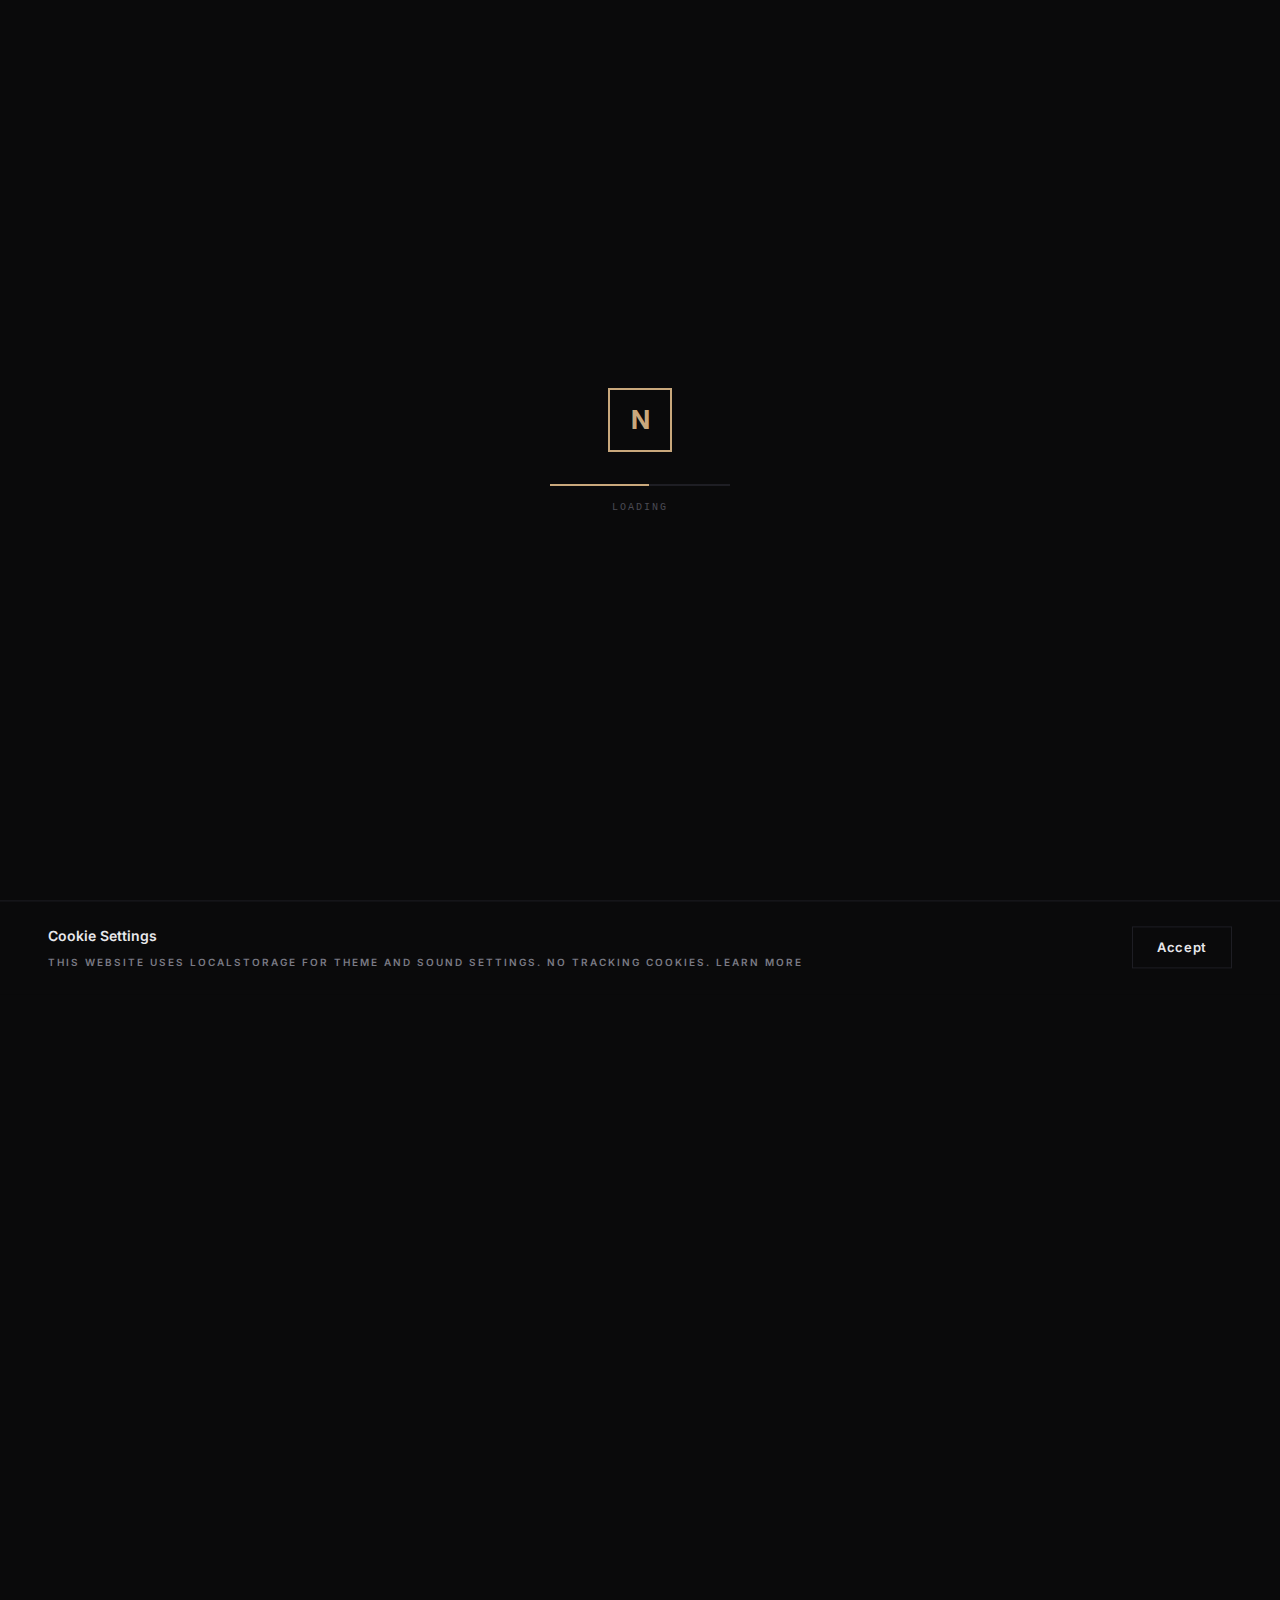
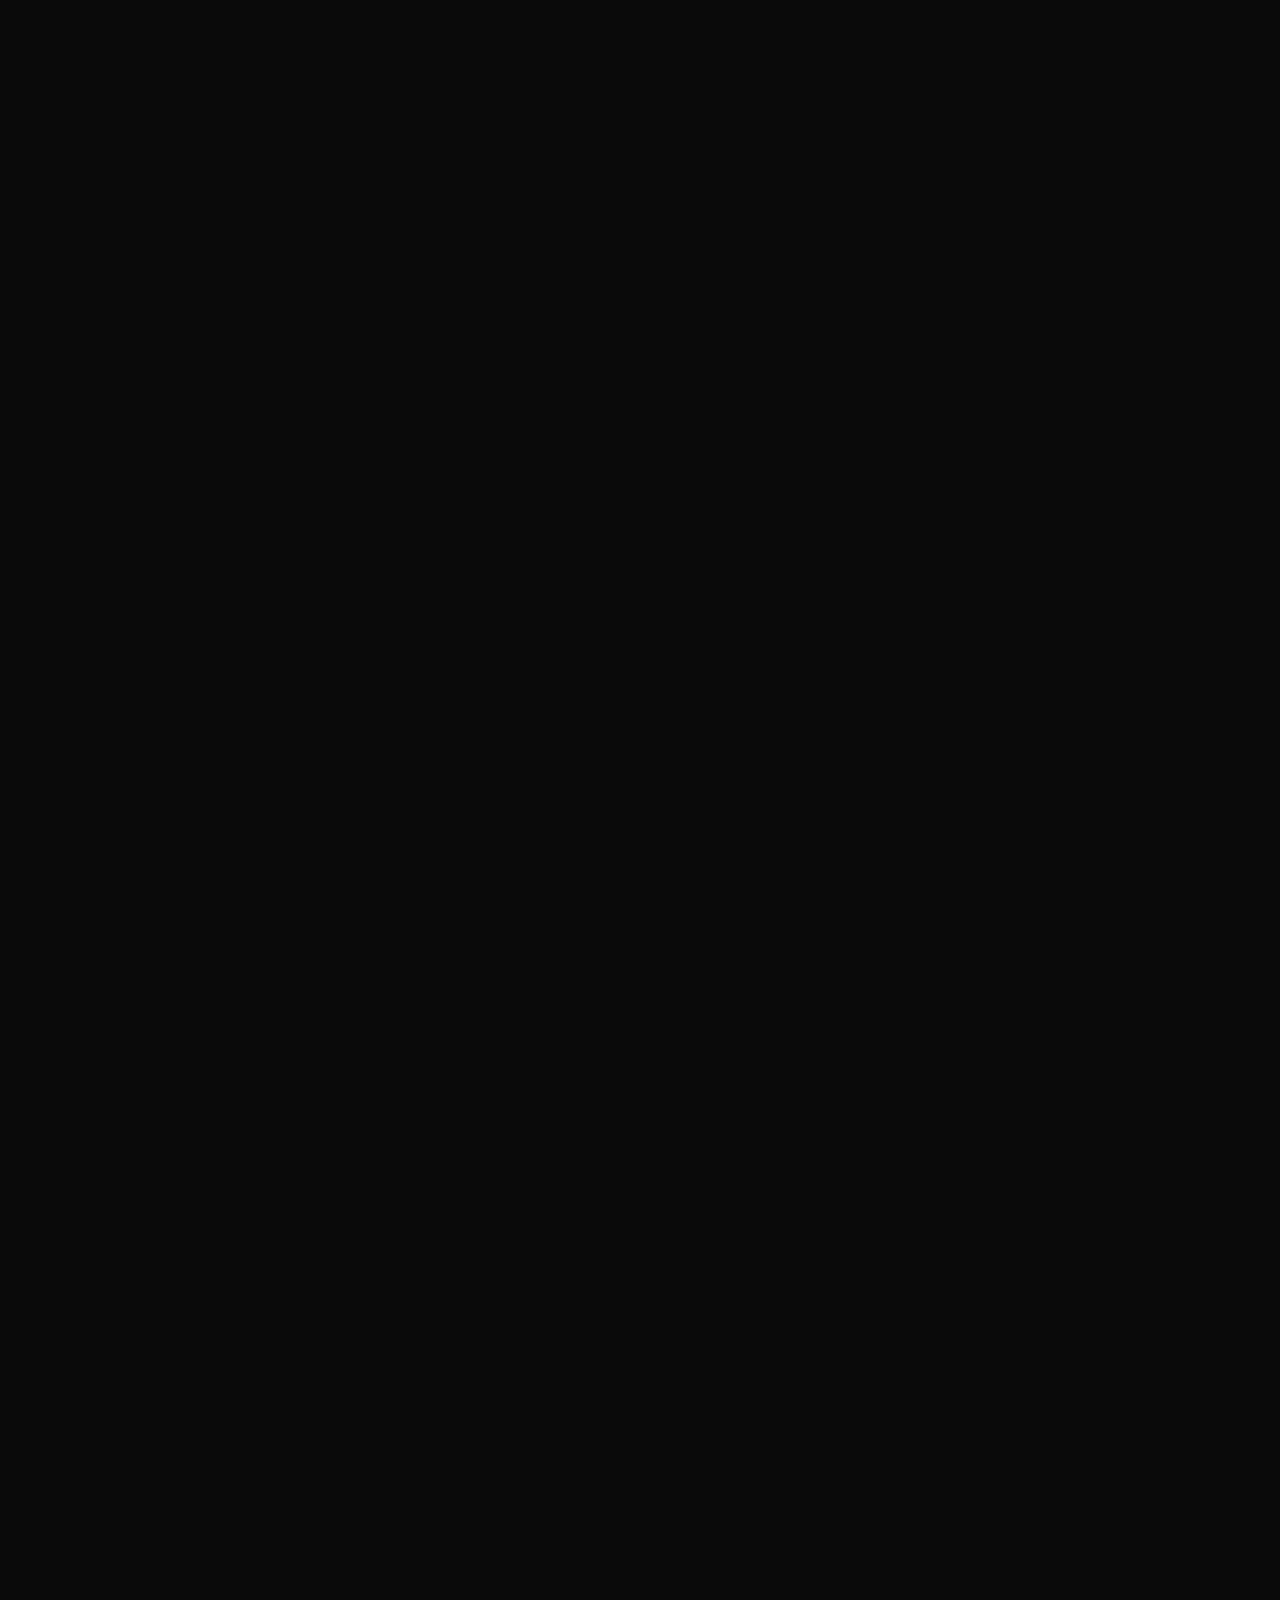
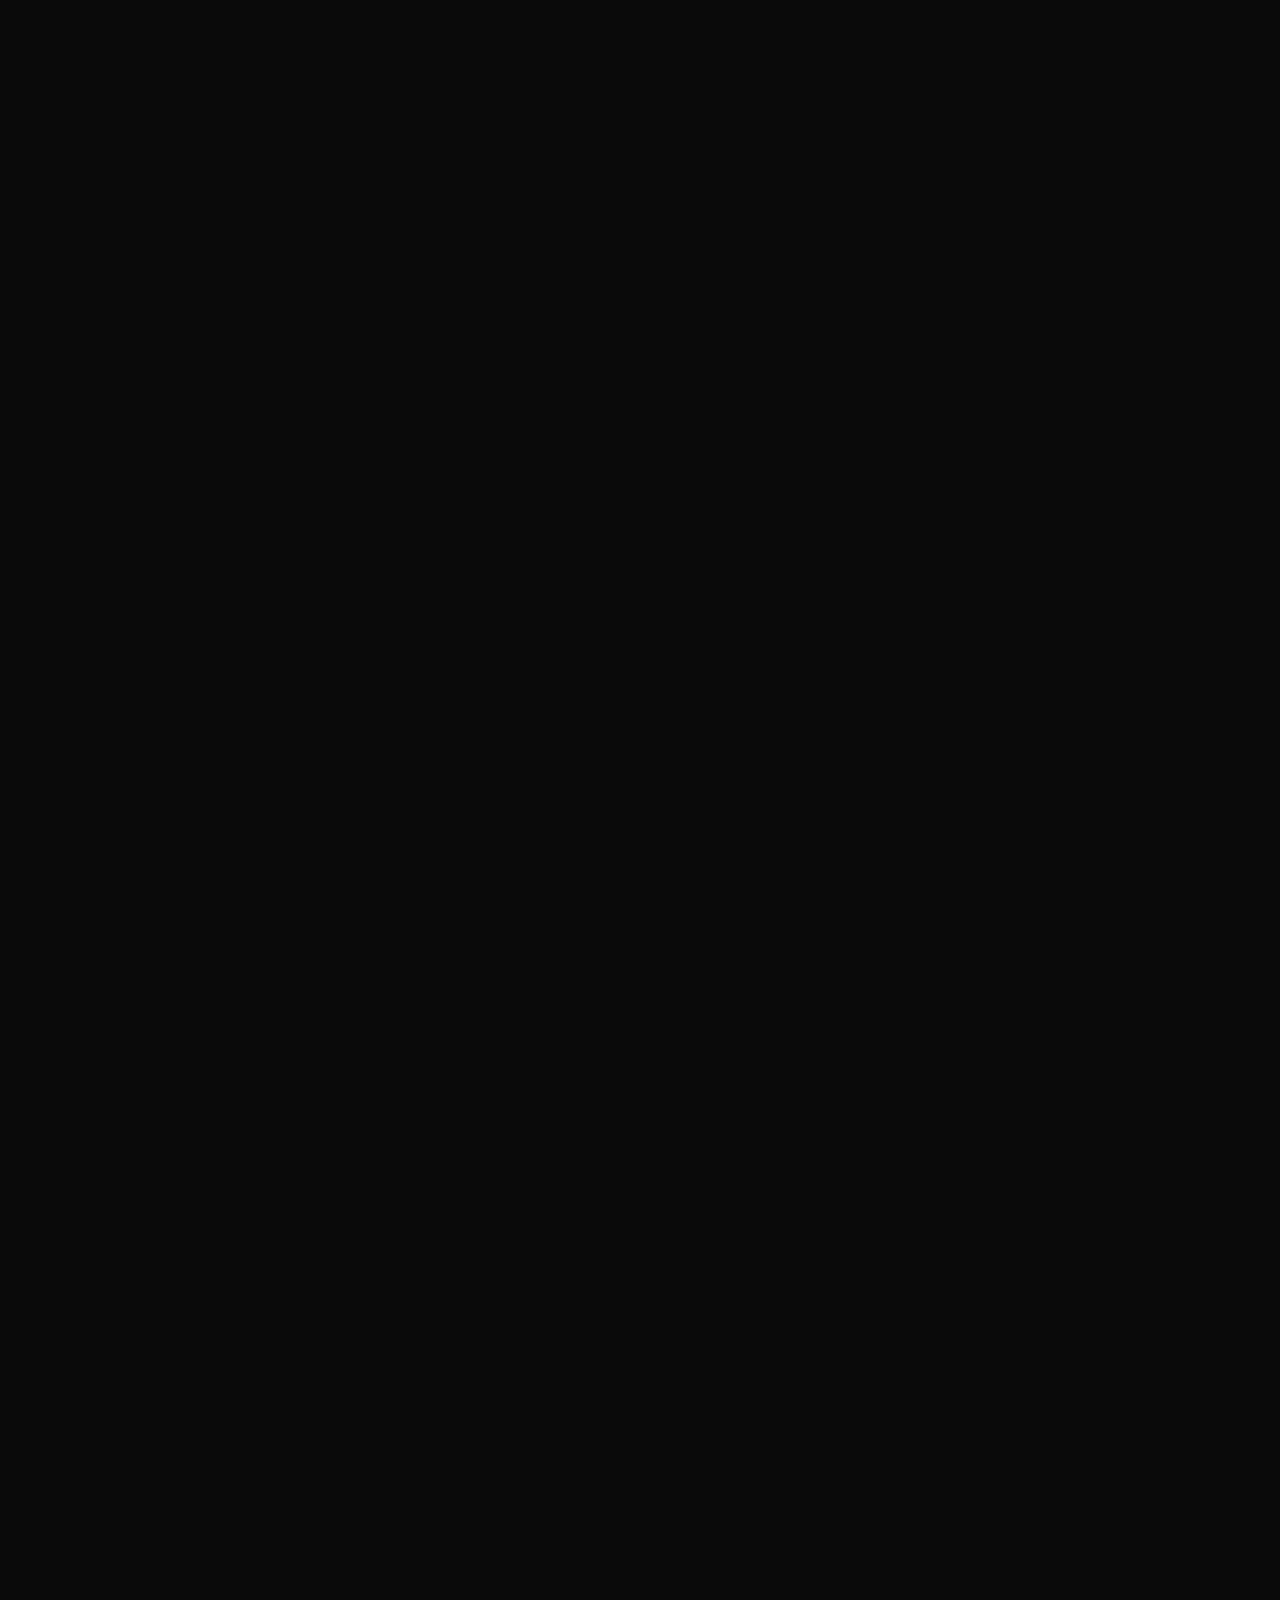
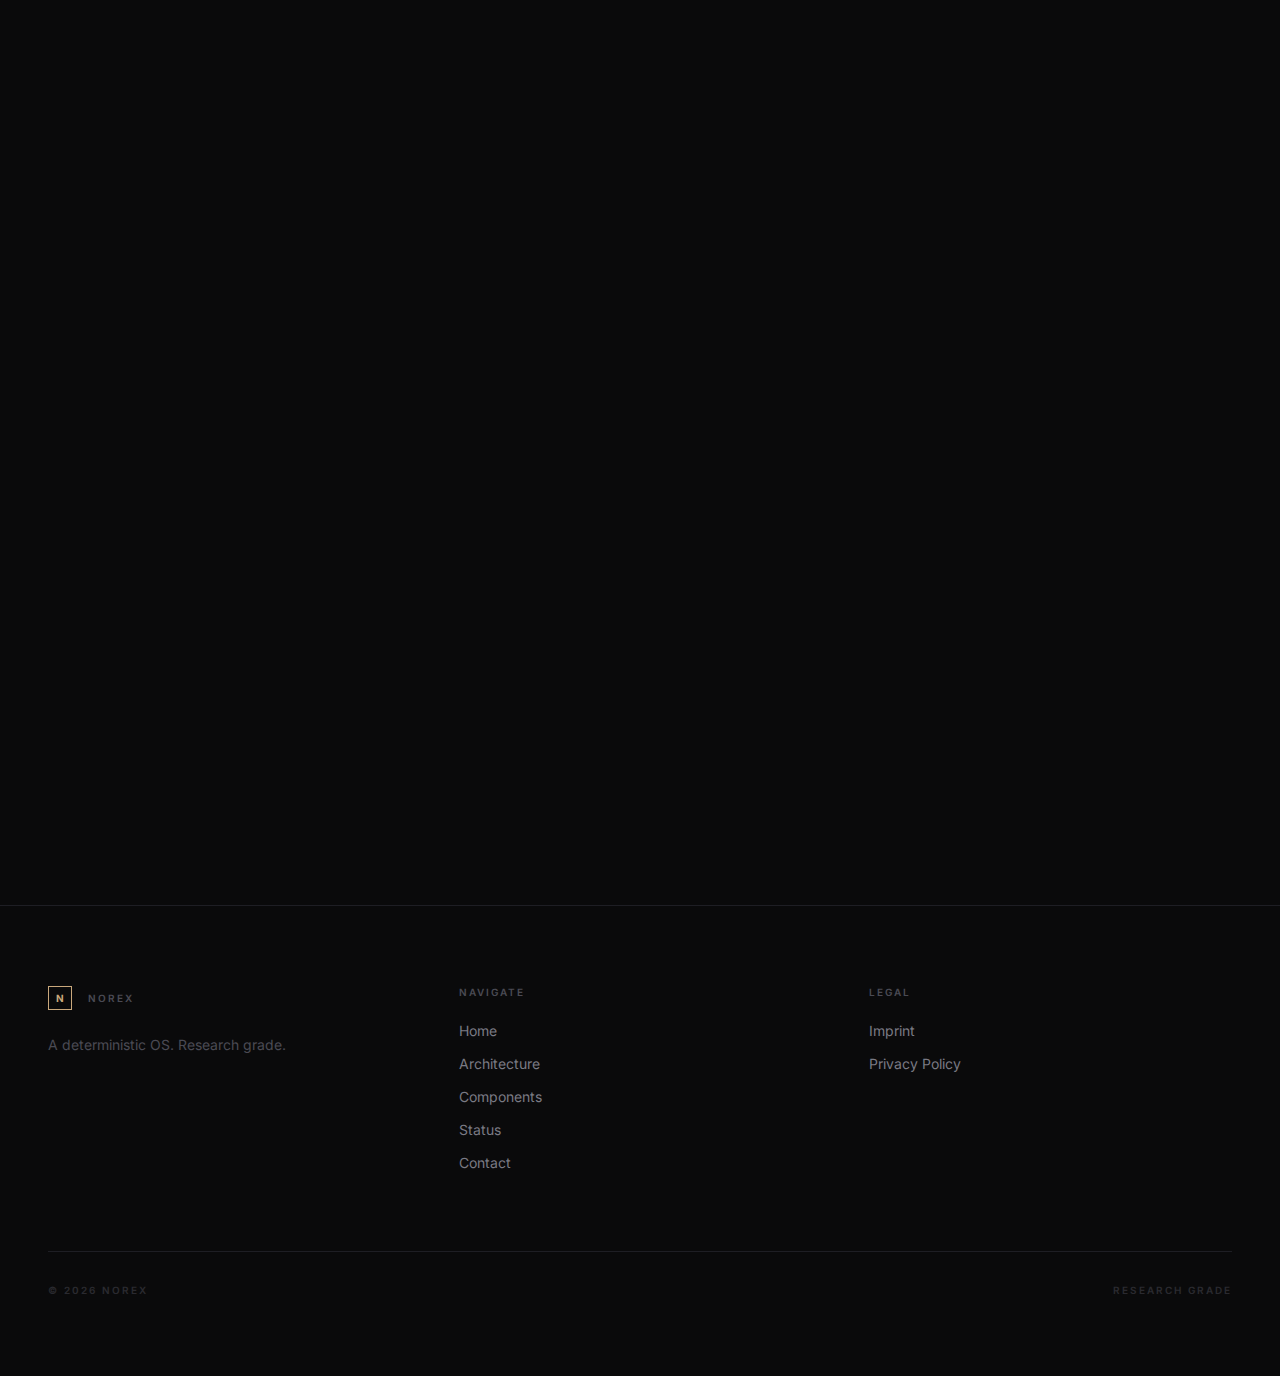
<file: index.html>
<!DOCTYPE html>
<html lang="en">
<head>
  <meta charset="UTF-8">
  <meta name="viewport" content="width=device-width, initial-scale=1.0">
  <meta name="description" content="NOREX — A deterministic operating system where every behavior is intentional. Same input. Same output. Every single time.">
  <meta name="keywords" content="NOREX, operating system, deterministic OS, kernel, UEFI, bootloader, systems programming">
  <meta name="author" content="NOREX">
  <meta name="theme-color" content="#0A0A0B">
  <meta name="robots" content="index, follow">

  <!-- Open Graph / Facebook -->
  <meta property="og:type" content="website">
  <meta property="og:url" content="https://norex.dev/">
  <meta property="og:title" content="NOREX — Deterministic OS">
  <meta property="og:description" content="A deterministic operating system where every behavior is intentional. Same input. Same output. Every single time.">
  <meta property="og:image" content="https://norex.dev/assets/og-image.svg">
  <meta property="og:locale" content="en_US">

  <!-- Twitter -->
  <meta name="twitter:card" content="summary_large_image">
  <meta name="twitter:url" content="https://norex.dev/">
  <meta name="twitter:title" content="NOREX — Deterministic OS">
  <meta name="twitter:description" content="A deterministic operating system where every behavior is intentional. Same input. Same output. Every single time.">
  <meta name="twitter:image" content="https://norex.dev/assets/og-image.svg">

  <title>NOREX — Deterministic OS</title>

  <!-- Favicon -->
  <link rel="icon" type="image/svg+xml" href="assets/favicon.svg">
  <link rel="apple-touch-icon" href="assets/favicon.svg">
  <link rel="manifest" href="manifest.json">

  <!-- Fonts -->
  <link rel="preconnect" href="https://fonts.googleapis.com">
  <link rel="preconnect" href="https://fonts.gstatic.com" crossorigin>
  <link href="https://fonts.googleapis.com/css2?family=Inter:wght@400;500;600;700&family=JetBrains+Mono:wght@400;500&display=swap" rel="stylesheet">
  
  <!-- Styles -->
  <link rel="stylesheet" href="css/variables.css">
  <link rel="stylesheet" href="css/base.css">
  <link rel="stylesheet" href="css/typography.css">
  <link rel="stylesheet" href="css/components.css">
  <link rel="stylesheet" href="css/layout.css">
  <link rel="stylesheet" href="css/animations.css">
  <link rel="stylesheet" href="css/responsive.css">
</head>
<body data-theme="dark">
  
  <!-- Skip Link -->
  <a href="#main" class="skip-link">Skip to content</a>
  
  <!-- Preloader -->
  <div id="preloader" class="preloader" role="progressbar" aria-valuenow="0" aria-valuemin="0" aria-valuemax="100">
    <div class="preloader__logo">
      <span>N</span>
    </div>
    <div class="preloader__bar">
      <div class="preloader__progress"></div>
    </div>
    <span class="preloader__text">LOADING</span>
  </div>
  
  <!-- Background Effects -->
  <div class="grain" aria-hidden="true"></div>
  <div class="grid-overlay" aria-hidden="true"></div>
  <canvas id="particles" aria-hidden="true"></canvas>
  <div id="cursor" class="cursor-square" aria-hidden="true"></div>
  <div id="glow" class="ambient-glow" aria-hidden="true"></div>
  
  <!-- Page Transition -->
  <div id="page-wipe" class="page-wipe" aria-hidden="true"></div>
  
  <!-- Navigation -->
  <nav id="nav" class="nav" role="navigation" aria-label="Main navigation">
    <a href="#" class="nav__logo" data-nav="home" aria-label="NOREX Home">
      <div class="square square--32">
        <span>N</span>
      </div>
      <span class="nav__wordmark">NOREX</span>
    </a>
    
    <div class="nav__links">
      <a href="#" class="nav__link link-hover" data-nav="architecture" data-i18n="nav.architecture">Architecture</a>
      <a href="#" class="nav__link link-hover" data-nav="components" data-i18n="nav.components">Components</a>
      <a href="#" class="nav__link link-hover" data-nav="status" data-i18n="nav.status">Status</a>
      <a href="#" class="nav__link link-hover" data-nav="contact" data-i18n="nav.contact">Contact</a>
    </div>
    
    <div class="nav__actions">
      <button id="lang-toggle" class="square square--36" aria-label="Toggle language">
        <span class="lang-icon">EN</span>
      </button>
      <button id="sound-toggle" class="square square--36" aria-label="Toggle sound">
        <svg class="sound-icon" width="16" height="16" viewBox="0 0 24 24" fill="none" stroke="currentColor" stroke-width="1.5">
          <path class="sound-on" d="M11 5L6 9H2v6h4l5 4V5z"/>
          <path class="sound-waves" d="M15.54 8.46a5 5 0 0 1 0 7.07M19.07 4.93a10 10 0 0 1 0 14.14"/>
          <path class="sound-off" d="M23 9l-6 6M17 9l6 6" style="display:none"/>
        </svg>
      </button>
      <button id="theme-toggle" class="square square--36" aria-label="Toggle theme">
        <svg class="theme-icon" width="16" height="16" viewBox="0 0 24 24" fill="none" stroke="currentColor" stroke-width="1.5">
          <circle class="sun" cx="12" cy="12" r="5"/>
          <g class="sun-rays">
            <line x1="12" y1="1" x2="12" y2="3"/>
            <line x1="12" y1="21" x2="12" y2="23"/>
            <line x1="4.22" y1="4.22" x2="5.64" y2="5.64"/>
            <line x1="18.36" y1="18.36" x2="19.78" y2="19.78"/>
            <line x1="1" y1="12" x2="3" y2="12"/>
            <line x1="21" y1="12" x2="23" y2="12"/>
            <line x1="4.22" y1="19.78" x2="5.64" y2="18.36"/>
            <line x1="18.36" y1="5.64" x2="19.78" y2="4.22"/>
          </g>
          <path class="moon" d="M21 12.79A9 9 0 1 1 11.21 3 7 7 0 0 0 21 12.79z" style="display:none"/>
        </svg>
      </button>
      <button id="menu-toggle" class="nav__burger" aria-label="Toggle menu" aria-expanded="false">
        <span></span>
        <span></span>
        <span></span>
      </button>
    </div>
  </nav>
  
  <!-- Mobile Menu -->
  <div id="mobile-menu" class="mobile-menu" aria-hidden="true">
    <a href="#" class="mobile-menu__link" data-nav="home" data-i18n="nav.home">Home</a>
    <a href="#" class="mobile-menu__link" data-nav="architecture" data-i18n="nav.architecture">Architecture</a>
    <a href="#" class="mobile-menu__link" data-nav="components" data-i18n="nav.components">Components</a>
    <a href="#" class="mobile-menu__link" data-nav="status" data-i18n="nav.status">Status</a>
    <a href="#" class="mobile-menu__link" data-nav="contact" data-i18n="nav.contact">Contact</a>
  </div>
  
  <!-- Main Content -->
  <main id="main">
    
    <!-- HOME PAGE -->
    <div id="page-home" class="page page--active">
      
      <!-- Hero -->
      <section class="hero">
        <div class="hero__decoration">
          <div class="square square--20 float-square" style="--delay: 0s"></div>
          <div class="square square--35 float-square" style="--delay: 0.5s"></div>
          <div class="square square--50 float-square" style="--delay: 1s"></div>
          <div class="square square--65 float-square" style="--delay: 1.5s"></div>
          <div class="square square--80 float-square" style="--delay: 2s"></div>
        </div>
        
        <div class="hero__content">
          <div class="reveal">
            <div class="hero__label">
              <div class="square square--8 square--filled"></div>
              <span class="caption" data-i18n="hero.label">Operating System</span>
            </div>
          </div>

          <div class="reveal" style="--delay: 100ms">
            <h1 class="hero__title massive glitch">
              <span data-i18n="hero.title1">PREDICT</span>
              <span class="hero__title-indent"><span data-i18n="hero.title2">ABLE</span><span class="accent">.</span></span>
            </h1>
          </div>

          <div class="reveal" style="--delay: 200ms">
            <p class="hero__text body" data-i18n="hero.text">
              An operating system where every behavior is intentional.
              Every outcome, predictable. Built from zero.
            </p>
          </div>

          <div class="reveal" style="--delay: 300ms">
            <div class="hero__actions">
              <a href="#" class="btn btn--primary" data-nav="architecture" data-i18n="hero.cta">Explore Architecture</a>
              <span class="caption text-muted hide-mobile" data-i18n="hero.scroll">or scroll</span>
            </div>
          </div>
        </div>

        <div class="hero__side vertical hide-tablet" data-i18n="hero.side">
          RESEARCH GRADE — 2026
        </div>
        
        <div class="hero__scroll">
          <div class="square square--12 float-square"></div>
          <div class="hero__scroll-line"></div>
        </div>
      </section>
      
      <!-- Manifesto -->
      <section class="manifesto">
        <div class="container">
          <div class="reveal">
            <h2 class="display">
              <span data-i18n="manifesto.line1">Same input</span><span class="accent">.</span><br>
              <span data-i18n="manifesto.line2">Same output</span><span class="accent">.</span><br>
              <span class="text-muted" data-i18n="manifesto.line3">Every single time.</span>
            </h2>
          </div>
        </div>
        <div class="manifesto__number">01</div>
      </section>
      
      <!-- Numbers -->
      <section class="numbers">
        <div class="container">
          <div class="numbers__grid">
            <div class="reveal reveal--left">
              <div class="number-item">
                <div class="number-item__value">
                  <span data-i18n="numbers.val.loc">270K</span>
                  <div class="square square--8 square--filled"></div>
                </div>
                <p class="h3 text-dim" data-i18n="numbers.loc">Lines of code</p>
                <p class="small text-muted" data-i18n="numbers.loc.sub">From scratch.</p>
              </div>
            </div>
            <div class="reveal reveal--right" style="--delay: 100ms">
              <div class="number-item number-item--offset">
                <div class="number-item__value">
                  <span data-i18n="numbers.val.deps">0</span>
                  <div class="square square--8 square--filled"></div>
                </div>
                <p class="h3 text-dim" data-i18n="numbers.deps">Dependencies</p>
                <p class="small text-muted" data-i18n="numbers.deps.sub">Self-contained.</p>
              </div>
            </div>
            <div class="reveal reveal--left" style="--delay: 200ms">
              <div class="number-item">
                <div class="number-item__value">
                  <span data-i18n="numbers.val.acpi">136</span>
                  <div class="square square--8 square--filled"></div>
                </div>
                <p class="h3 text-dim" data-i18n="numbers.acpi">ACPI files</p>
                <p class="small text-muted" data-i18n="numbers.acpi.sub">Full 6.5 spec.</p>
              </div>
            </div>
            <div class="reveal reveal--right" style="--delay: 300ms">
              <div class="number-item number-item--offset">
                <div class="number-item__value">
                  <span data-i18n="numbers.val.repro">∞</span>
                  <div class="square square--8 square--filled"></div>
                </div>
                <p class="h3 text-dim" data-i18n="numbers.repro">Reproducibility</p>
                <p class="small text-muted" data-i18n="numbers.repro.sub">Deterministic.</p>
              </div>
            </div>
          </div>
        </div>
      </section>
      
      <!-- Marquee -->
      <section class="marquee">
        <div class="marquee__track">
          <div class="marquee__content">
            <span class="h2 text-muted" data-i18n="marquee.1">DETERMINISM</span>
            <div class="square square--12"></div>
            <span class="h2 text-muted" data-i18n="marquee.2">SEPARATION</span>
            <div class="square square--12"></div>
            <span class="h2 text-muted" data-i18n="marquee.3">BOUNDED EXECUTION</span>
            <div class="square square--12"></div>
            <span class="h2 text-muted" data-i18n="marquee.4">ZERO STUBS</span>
            <div class="square square--12"></div>
            <span class="h2 text-muted" data-i18n="marquee.5">CLEAN ROOM</span>
            <div class="square square--12"></div>
          </div>
          <div class="marquee__content" aria-hidden="true">
            <span class="h2 text-muted" data-i18n="marquee.1">DETERMINISM</span>
            <div class="square square--12"></div>
            <span class="h2 text-muted" data-i18n="marquee.2">SEPARATION</span>
            <div class="square square--12"></div>
            <span class="h2 text-muted" data-i18n="marquee.3">BOUNDED EXECUTION</span>
            <div class="square square--12"></div>
            <span class="h2 text-muted" data-i18n="marquee.4">ZERO STUBS</span>
            <div class="square square--12"></div>
            <span class="h2 text-muted" data-i18n="marquee.5">CLEAN ROOM</span>
            <div class="square square--12"></div>
          </div>
        </div>
      </section>
      
      <!-- Terminal -->
      <section class="terminal-section">
        <div class="container">
          <div class="terminal-section__header">
            <div class="reveal">
              <span class="caption accent" data-i18n="terminal.label">Interactive</span>
              <h2 class="h1"><span data-i18n="terminal.title">Try the system</span><span class="accent">.</span></h2>
            </div>
            <p class="body text-dim hide-tablet reveal" style="--delay: 100ms" data-i18n="terminal.hint">
              Type "help" or "demo" for boot sequence.
            </p>
          </div>
          
          <div class="reveal" style="--delay: 200ms">
            <div id="terminal" class="terminal">
              <div class="terminal__header">
                <div class="terminal__dots">
                  <span class="terminal__dot terminal__dot--red"></span>
                  <span class="terminal__dot terminal__dot--yellow"></span>
                  <span class="terminal__dot terminal__dot--green"></span>
                </div>
                <span class="terminal__title">norex-terminal</span>
              </div>
              <div id="terminal-output" class="terminal__body">
                <div class="terminal__line terminal__line--system">NOREX 0.1.0 — Research Build</div>
                <div class="terminal__line terminal__line--system">Type "help" or "demo"</div>
              </div>
              <form id="terminal-form" class="terminal__input-line">
                <span class="terminal__prompt">$</span>
                <input type="text" id="terminal-input" class="terminal__input" autocomplete="off" spellcheck="false" aria-label="Terminal command">
                <span class="terminal__cursor"></span>
              </form>
            </div>
          </div>
        </div>
        <div class="terminal-section__number">02</div>
      </section>
      
      <!-- Architecture Teaser -->
      <section class="arch-teaser">
        <div class="arch-teaser__text">
          <div class="reveal reveal--left">
            <span class="caption accent" data-i18n="arch.label">Architecture</span>
            <h2 class="h1">
              <span data-i18n="arch.title1">Facts</span><span class="accent">,</span><br>
              <span data-i18n="arch.title2">not opinions</span><span class="accent">.</span>
            </h2>
            <p class="body text-dim" data-i18n="arch.text">
              The kernel measures. "CPU: 80%" is a fact. "That's too high" is policy.
            </p>
            <a href="#" class="btn btn--primary" data-nav="architecture" data-i18n="arch.cta">View Architecture</a>
          </div>
        </div>
        <div class="arch-teaser__code">
          <div class="arch-teaser__grid"></div>
          <div class="reveal reveal--right">
            <pre class="mono"><code>struct kernel_fact {
    u64   cpu_load;    <span class="text-muted">// measurement</span>
    char* mem_state;   <span class="text-muted">// "nominal"</span>
    char* event;       <span class="text-muted">// "usb:attached"</span>
};</code></pre>
          </div>
        </div>
      </section>
      
      <!-- Components Preview -->
      <section class="components-preview">
        <div class="container">
          <div class="components-preview__header">
            <div class="reveal">
              <span class="caption accent" data-i18n="comp.label">Components</span>
              <h2 class="h1"><span data-i18n="comp.title">What exists</span><span class="accent">.</span></h2>
            </div>
            <a href="#" class="btn btn--ghost reveal" data-nav="components" style="--delay: 100ms" data-i18n="comp.viewall">View All →</a>
          </div>
          
          <div class="components-grid">
            <div class="reveal" style="--delay: 0ms">
              <article class="card">
                <div class="card__header">
                  <span class="caption text-muted" data-i18n="comp.bootloader">Bootloader</span>
                  <span class="mono accent">~4K</span>
                </div>
                <h3 class="h3" data-i18n="comp.title.astryx">ASTRYX</h3>
                <p class="small text-dim" data-i18n="comp.astryx">UEFI boot. 11 phases.</p>
                <div class="card__status">
                  <span class="status-dot status-dot--stable"></span>
                  <span class="caption status-text--stable" data-i18n="comp.stable">Stable</span>
                </div>
              </article>
            </div>
            <div class="reveal" style="--delay: 80ms">
              <article class="card card--offset">
                <div class="card__header">
                  <span class="caption text-muted" data-i18n="comp.hardware">Hardware</span>
                  <span class="mono accent">~15K</span>
                </div>
                <h3 class="h3" data-i18n="comp.title.acpi">ACPI</h3>
                <p class="small text-dim" data-i18n="comp.acpi">Full 6.5 spec. AML.</p>
                <div class="card__status">
                  <span class="status-dot status-dot--stable"></span>
                  <span class="caption status-text--stable" data-i18n="comp.stable">Stable</span>
                </div>
              </article>
            </div>
            <div class="reveal" style="--delay: 160ms">
              <article class="card">
                <div class="card__header">
                  <span class="caption text-muted" data-i18n="comp.kernel">Kernel</span>
                  <span class="mono accent">~8K</span>
                </div>
                <h3 class="h3" data-i18n="comp.title.memory">Memory</h3>
                <p class="small text-dim" data-i18n="comp.memory">Buddy allocator. COW.</p>
                <div class="card__status">
                  <span class="status-dot status-dot--stable"></span>
                  <span class="caption status-text--stable" data-i18n="comp.stable">Stable</span>
                </div>
              </article>
            </div>
            <div class="reveal" style="--delay: 240ms">
              <article class="card card--offset">
                <div class="card__header">
                  <span class="caption text-muted" data-i18n="comp.stack">Stack</span>
                  <span class="mono accent">~8K</span>
                </div>
                <h3 class="h3" data-i18n="comp.title.network">Network</h3>
                <p class="small text-dim" data-i18n="comp.network">IPv4/6. TCP/UDP.</p>
                <div class="card__status">
                  <span class="status-dot status-dot--stable"></span>
                  <span class="caption status-text--stable" data-i18n="comp.stable">Stable</span>
                </div>
              </article>
            </div>
            <div class="reveal" style="--delay: 320ms">
              <article class="card">
                <div class="card__header">
                  <span class="caption text-muted" data-i18n="comp.drivers">Drivers</span>
                  <span class="mono accent">~3.5K</span>
                </div>
                <h3 class="h3" data-i18n="comp.title.usb">USB</h3>
                <p class="small text-dim" data-i18n="comp.usb">xHCI. HID. Storage.</p>
                <div class="card__status">
                  <span class="status-dot status-dot--stable"></span>
                  <span class="caption status-text--stable" data-i18n="comp.stable">Stable</span>
                </div>
              </article>
            </div>
            <div class="reveal" style="--delay: 400ms">
              <article class="card card--offset">
                <div class="card__header">
                  <span class="caption text-muted" data-i18n="comp.gui">GUI</span>
                  <span class="mono accent">~12K</span>
                </div>
                <h3 class="h3" data-i18n="comp.title.compositor">Compositor</h3>
                <p class="small text-dim" data-i18n="comp.compositor">Window server.</p>
                <div class="card__status">
                  <span class="status-dot status-dot--stable"></span>
                  <span class="caption status-text--stable" data-i18n="comp.stable">Stable</span>
                </div>
              </article>
            </div>
          </div>
        </div>
        <div class="components-preview__number">03</div>
      </section>

      <!-- CTA -->
      <section class="cta">
        <div class="container">
          <div class="reveal">
            <h2 class="display"><span data-i18n="cta.title">Research grade</span><span class="accent">.</span></h2>
            <p class="body text-dim" data-i18n="cta.text">Functional on real hardware. Active research.</p>
            <div class="cta__actions">
              <a href="#" class="btn btn--primary" data-nav="status" data-i18n="cta.status">View Status</a>
              <a href="#" class="btn btn--ghost" data-nav="architecture" data-i18n="cta.docs">Read Docs</a>
            </div>
          </div>
        </div>
      </section>
      
    </div>
    
    <!-- ARCHITECTURE PAGE -->
    <div id="page-architecture" class="page">
      <section class="page-header">
        <div class="container">
          <div class="reveal">
            <span class="caption accent" data-i18n="nav.architecture">Architecture</span>
            <h1 class="display"><span data-i18n="archpage.title1">System</span><br><span data-i18n="archpage.title2">structure</span><span class="accent">.</span></h1>
          </div>
        </div>
      </section>

      <section class="layers">
        <div class="container">
          <div class="reveal">
            <div class="layer">
              <div class="layer__label">
                <div class="square square--10 square--filled" style="color: #5A8A5A"></div>
                <span class="caption" style="color: #5A8A5A" data-i18n="layer.userland">USERLAND</span>
              </div>
              <div class="layer__content">
                <p class="small text-dim" data-i18n="layer.userland.desc">Policy daemons.</p>
                <div class="layer__tags">
                  <span class="tag">powerd</span>
                  <span class="tag">secd</span>
                  <span class="tag">hotplugd</span>
                </div>
              </div>
            </div>
          </div>
          <div class="reveal" style="--delay: 100ms">
            <div class="layer">
              <div class="layer__label">
                <div class="square square--10 square--filled accent-bg"></div>
                <span class="caption accent" data-i18n="layer.kernel">KERNEL</span>
              </div>
              <div class="layer__content">
                <p class="small text-dim" data-i18n="layer.kernel.desc">Core services.</p>
                <div class="layer__tags">
                  <span class="tag">Scheduler</span>
                  <span class="tag">VFS</span>
                  <span class="tag">Network</span>
                  <span class="tag">Memory</span>
                </div>
              </div>
            </div>
          </div>
          <div class="reveal" style="--delay: 200ms">
            <div class="layer">
              <div class="layer__label">
                <div class="square square--10 square--filled" style="color: #A8865A"></div>
                <span class="caption" style="color: #A8865A" data-i18n="layer.astryx">ASTRYX</span>
              </div>
              <div class="layer__content">
                <p class="small text-dim" data-i18n="layer.astryx.desc">UEFI bootloader.</p>
                <div class="layer__tags">
                  <span class="tag">ELF Loader</span>
                  <span class="tag">GOP Init</span>
                </div>
              </div>
            </div>
          </div>
          <div class="reveal" style="--delay: 300ms">
            <div class="layer">
              <div class="layer__label">
                <div class="square square--10 square--filled text-muted-bg"></div>
                <span class="caption text-muted" data-i18n="layer.hardware">HARDWARE</span>
              </div>
              <div class="layer__content">
                <p class="small text-dim" data-i18n="layer.hardware.desc">Physical layer.</p>
                <div class="layer__tags">
                  <span class="tag">x86_64</span>
                  <span class="tag">UEFI</span>
                  <span class="tag">PCI</span>
                  <span class="tag">USB</span>
                </div>
              </div>
            </div>
          </div>
        </div>
      </section>
    </div>
    
    <!-- COMPONENTS PAGE -->
    <div id="page-components" class="page">
      <section class="page-header">
        <div class="container">
          <div class="reveal">
            <span class="caption accent" data-i18n="nav.components">Components</span>
            <h1 class="display"><span data-i18n="comppage.title">Inventory</span><span class="accent">.</span></h1>
          </div>
        </div>
      </section>

      <section class="inventory">
        <div class="container">
          <div class="inventory__category">
            <h2 class="caption text-muted reveal" data-i18n="comppage.core">Core</h2>
            <div class="inventory__items">
              <div class="reveal" style="--delay: 50ms">
                <div class="inventory__row">
                  <h3 class="h3">ASTRYX</h3>
                  <p class="small text-dim" data-i18n="inv.astryx.desc">UEFI bootloader.</p>
                  <div class="inventory__meta">
                    <span class="mono accent">~4K</span>
                    <div class="inventory__status">
                      <span class="status-dot status-dot--stable"></span>
                      <span class="caption status-text--stable" data-i18n="inv.stable">STABLE</span>
                    </div>
                  </div>
                </div>
              </div>
              <div class="reveal" style="--delay: 100ms">
                <div class="inventory__row">
                  <h3 class="h3">Memory</h3>
                  <p class="small text-dim" data-i18n="inv.memory.desc">Buddy allocator.</p>
                  <div class="inventory__meta">
                    <span class="mono accent">~8K</span>
                    <div class="inventory__status">
                      <span class="status-dot status-dot--stable"></span>
                      <span class="caption status-text--stable" data-i18n="inv.stable">STABLE</span>
                    </div>
                  </div>
                </div>
              </div>
            </div>
          </div>

          <div class="inventory__category">
            <h2 class="caption text-muted reveal" data-i18n="comppage.hardware">Hardware</h2>
            <div class="inventory__items">
              <div class="reveal" style="--delay: 50ms">
                <div class="inventory__row">
                  <h3 class="h3">ACPI</h3>
                  <p class="small text-dim" data-i18n="inv.acpi.desc">Full 6.5 spec.</p>
                  <div class="inventory__meta">
                    <span class="mono accent">~15K</span>
                    <div class="inventory__status">
                      <span class="status-dot status-dot--stable"></span>
                      <span class="caption status-text--stable" data-i18n="inv.stable">STABLE</span>
                    </div>
                  </div>
                </div>
              </div>
              <div class="reveal" style="--delay: 100ms">
                <div class="inventory__row">
                  <h3 class="h3">USB</h3>
                  <p class="small text-dim" data-i18n="inv.usb.desc">xHCI controller.</p>
                  <div class="inventory__meta">
                    <span class="mono accent">~3.5K</span>
                    <div class="inventory__status">
                      <span class="status-dot status-dot--stable"></span>
                      <span class="caption status-text--stable" data-i18n="inv.stable">STABLE</span>
                    </div>
                  </div>
                </div>
              </div>
            </div>
          </div>

          <div class="inventory__category">
            <h2 class="caption text-muted reveal" data-i18n="comppage.network">Network</h2>
            <div class="inventory__items">
              <div class="reveal" style="--delay: 50ms">
                <div class="inventory__row">
                  <h3 class="h3">IP Stack</h3>
                  <p class="small text-dim" data-i18n="inv.ip.desc">IPv4/IPv6.</p>
                  <div class="inventory__meta">
                    <span class="mono accent">~8K</span>
                    <div class="inventory__status">
                      <span class="status-dot status-dot--stable"></span>
                      <span class="caption status-text--stable" data-i18n="inv.stable">STABLE</span>
                    </div>
                  </div>
                </div>
              </div>
            </div>
          </div>

          <div class="inventory__category">
            <h2 class="caption text-muted reveal" data-i18n="comppage.interface">Interface</h2>
            <div class="inventory__items">
              <div class="reveal" style="--delay: 50ms">
                <div class="inventory__row">
                  <h3 class="h3">Compositor</h3>
                  <p class="small text-dim" data-i18n="inv.compositor.desc">Window server.</p>
                  <div class="inventory__meta">
                    <span class="mono accent">~12K</span>
                    <div class="inventory__status">
                      <span class="status-dot status-dot--stable"></span>
                      <span class="caption status-text--stable" data-i18n="inv.stable">STABLE</span>
                    </div>
                  </div>
                </div>
              </div>
            </div>
          </div>
        </div>
      </section>
    </div>
    
    <!-- STATUS PAGE -->
    <div id="page-status" class="page">
      <section class="page-header">
        <div class="container">
          <div class="reveal">
            <span class="caption accent" data-i18n="nav.status">Status</span>
            <h1 class="display"><span data-i18n="statuspage.title1">Current</span><br><span data-i18n="statuspage.title2">state</span><span class="accent">.</span></h1>
          </div>
        </div>
      </section>

      <section class="status-hero">
        <div class="container">
          <div class="reveal">
            <div class="status-card">
              <div class="status-card__accent"></div>
              <span class="caption accent" data-i18n="status.phase">Phase</span>
              <h2 class="massive massive--sm" data-i18n="status.research">RESEARCH</h2>
              <p class="body text-dim" data-i18n="status.desc">Functional on real hardware.</p>
            </div>
          </div>
        </div>
      </section>

      <section class="operational">
        <div class="container">
          <h2 class="h2 reveal"><span data-i18n="status.operational">Operational</span><span class="accent">.</span></h2>
          <div class="operational__grid">
            <div class="reveal" style="--delay: 0ms"><div class="operational__item"><span class="status-dot status-dot--stable"></span><span class="small" data-i18n="op.uefi">UEFI boot</span></div></div>
            <div class="reveal" style="--delay: 40ms"><div class="operational__item"><span class="status-dot status-dot--stable"></span><span class="small" data-i18n="op.gui">GUI</span></div></div>
            <div class="reveal" style="--delay: 80ms"><div class="operational__item"><span class="status-dot status-dot--stable"></span><span class="small" data-i18n="op.files">Files</span></div></div>
            <div class="reveal" style="--delay: 120ms"><div class="operational__item"><span class="status-dot status-dot--stable"></span><span class="small" data-i18n="op.terminal">Terminal</span></div></div>
            <div class="reveal" style="--delay: 160ms"><div class="operational__item"><span class="status-dot status-dot--stable"></span><span class="small" data-i18n="op.usb">USB</span></div></div>
            <div class="reveal" style="--delay: 200ms"><div class="operational__item"><span class="status-dot status-dot--stable"></span><span class="small" data-i18n="op.network">Network</span></div></div>
            <div class="reveal" style="--delay: 240ms"><div class="operational__item"><span class="status-dot status-dot--stable"></span><span class="small" data-i18n="op.nvme">NVMe</span></div></div>
            <div class="reveal" style="--delay: 280ms"><div class="operational__item"><span class="status-dot status-dot--stable"></span><span class="small" data-i18n="op.multitask">Multitask</span></div></div>
          </div>
        </div>
      </section>
    </div>

    <!-- CONTACT PAGE -->
    <div id="page-contact" class="page">
      <section class="page-header">
        <div class="container">
          <div class="reveal">
            <span class="caption accent" data-i18n="nav.contact">Contact</span>
            <h1 class="display"><span data-i18n="contactpage.title1">Get in</span><br><span data-i18n="contactpage.title2">touch</span><span class="accent">.</span></h1>
          </div>
        </div>
      </section>

      <section class="contact-section">
        <div class="container">
          <div class="contact-grid">
            <div class="contact-info reveal">
              <p class="body text-dim" data-i18n="contact.intro">
                Have questions about NOREX? Want to contribute or collaborate?
                Send us a message.
              </p>
              <div class="contact-details">
                <div class="contact-item">
                  <span class="caption text-muted" data-i18n="contact.email">Email</span>
                  <a href="mailto:contact@norex.dev" class="h3 link-hover">contact@norex.dev</a>
                </div>
                <div class="contact-item">
                  <span class="caption text-muted" data-i18n="contact.response">Response Time</span>
                  <span class="small text-dim" data-i18n="contact.response.value">Usually within 48 hours</span>
                </div>
              </div>
            </div>

            <form id="contact-form" class="contact-form reveal" style="--delay: 100ms">
              <div class="form-group">
                <label for="contact-name" class="caption text-muted" data-i18n="contact.name">Name</label>
                <input type="text" id="contact-name" name="name" required class="form-input" data-i18n-placeholder="contact.name.placeholder" placeholder="Your name">
              </div>
              <div class="form-group">
                <label for="contact-email" class="caption text-muted" data-i18n="contact.email">Email</label>
                <input type="email" id="contact-email" name="email" required class="form-input" data-i18n-placeholder="contact.email.placeholder" placeholder="your@email.com">
              </div>
              <div class="form-group">
                <label for="contact-subject" class="caption text-muted" data-i18n="contact.subject">Subject</label>
                <select id="contact-subject" name="subject" required class="form-input">
                  <option value="" data-i18n="contact.subject.select">Select a topic</option>
                  <option value="general" data-i18n="contact.subject.general">General Inquiry</option>
                  <option value="technical" data-i18n="contact.subject.technical">Technical Question</option>
                  <option value="collaboration" data-i18n="contact.subject.collaboration">Collaboration</option>
                  <option value="feedback" data-i18n="contact.subject.feedback">Feedback</option>
                </select>
              </div>
              <div class="form-group">
                <label for="contact-message" class="caption text-muted" data-i18n="contact.message">Message</label>
                <textarea id="contact-message" name="message" required class="form-input form-textarea" rows="5" data-i18n-placeholder="contact.message.placeholder" placeholder="Your message..."></textarea>
              </div>
              <button type="submit" class="btn btn--primary" data-i18n="contact.submit">Send Message</button>
              <p id="contact-status" class="small text-dim contact-status"></p>
            </form>
          </div>
        </div>
      </section>
    </div>

  </main>

  <!-- Footer -->
  <footer class="footer">
    <div class="container">
      <div class="footer__grid">
        <div class="footer__brand">
          <div class="footer__logo">
            <div class="square square--24">
              <span>N</span>
            </div>
            <span class="caption text-muted">NOREX</span>
          </div>
          <p class="small text-muted" data-i18n="footer.tagline">A deterministic OS. Research grade.</p>
        </div>
        <div class="footer__nav">
          <span class="caption text-muted" data-i18n="footer.navigate">Navigate</span>
          <a href="#" class="link-hover" data-nav="home" data-i18n="nav.home">Home</a>
          <a href="#" class="link-hover" data-nav="architecture" data-i18n="nav.architecture">Architecture</a>
          <a href="#" class="link-hover" data-nav="components" data-i18n="nav.components">Components</a>
          <a href="#" class="link-hover" data-nav="status" data-i18n="nav.status">Status</a>
          <a href="#" class="link-hover" data-nav="contact" data-i18n="nav.contact">Contact</a>
        </div>
        <div class="footer__legal">
          <span class="caption text-muted" data-i18n="footer.legal">Legal</span>
          <a href="impressum.html" id="footer-imprint" class="link-hover" data-i18n="footer.imprint">Imprint</a>
          <a href="datenschutz.html" id="footer-privacy" class="link-hover" data-i18n="footer.privacy">Privacy Policy</a>
        </div>
      </div>
      <div class="footer__bottom">
        <span class="caption text-ghost">© 2026 NOREX</span>
        <span class="caption text-ghost">Research Grade</span>
      </div>
    </div>
  </footer>

  <!-- Cookie Banner -->
  <div id="cookie-banner" class="cookie-banner" role="dialog" aria-labelledby="cookie-title" aria-hidden="true">
    <div class="cookie-banner__content">
      <div class="cookie-banner__text">
        <h3 id="cookie-title" class="small" data-i18n="cookie.title">Cookie Settings</h3>
        <p class="caption text-dim">
          <span data-i18n="cookie.text">This website uses localStorage for theme and sound settings. No tracking cookies.</span>
          <a href="privacy.html" id="cookie-privacy-link" class="link-hover accent" data-i18n="cookie.learn">Learn more</a>
        </p>
      </div>
      <div class="cookie-banner__actions">
        <button id="cookie-accept" class="btn btn--primary" data-i18n="cookie.accept">Accept</button>
      </div>
    </div>
  </div>

  <!-- Scripts -->
  <script src="js/utils.js"></script>
  <script src="js/sound.js"></script>
  <script src="js/particles.js"></script>
  <script src="js/terminal.js"></script>
  <script src="js/i18n.js"></script>
  <script src="js/navigation.js"></script>
  <script src="js/animations.js"></script>
  <script src="js/main.js"></script>
</body>
</html>
</file>
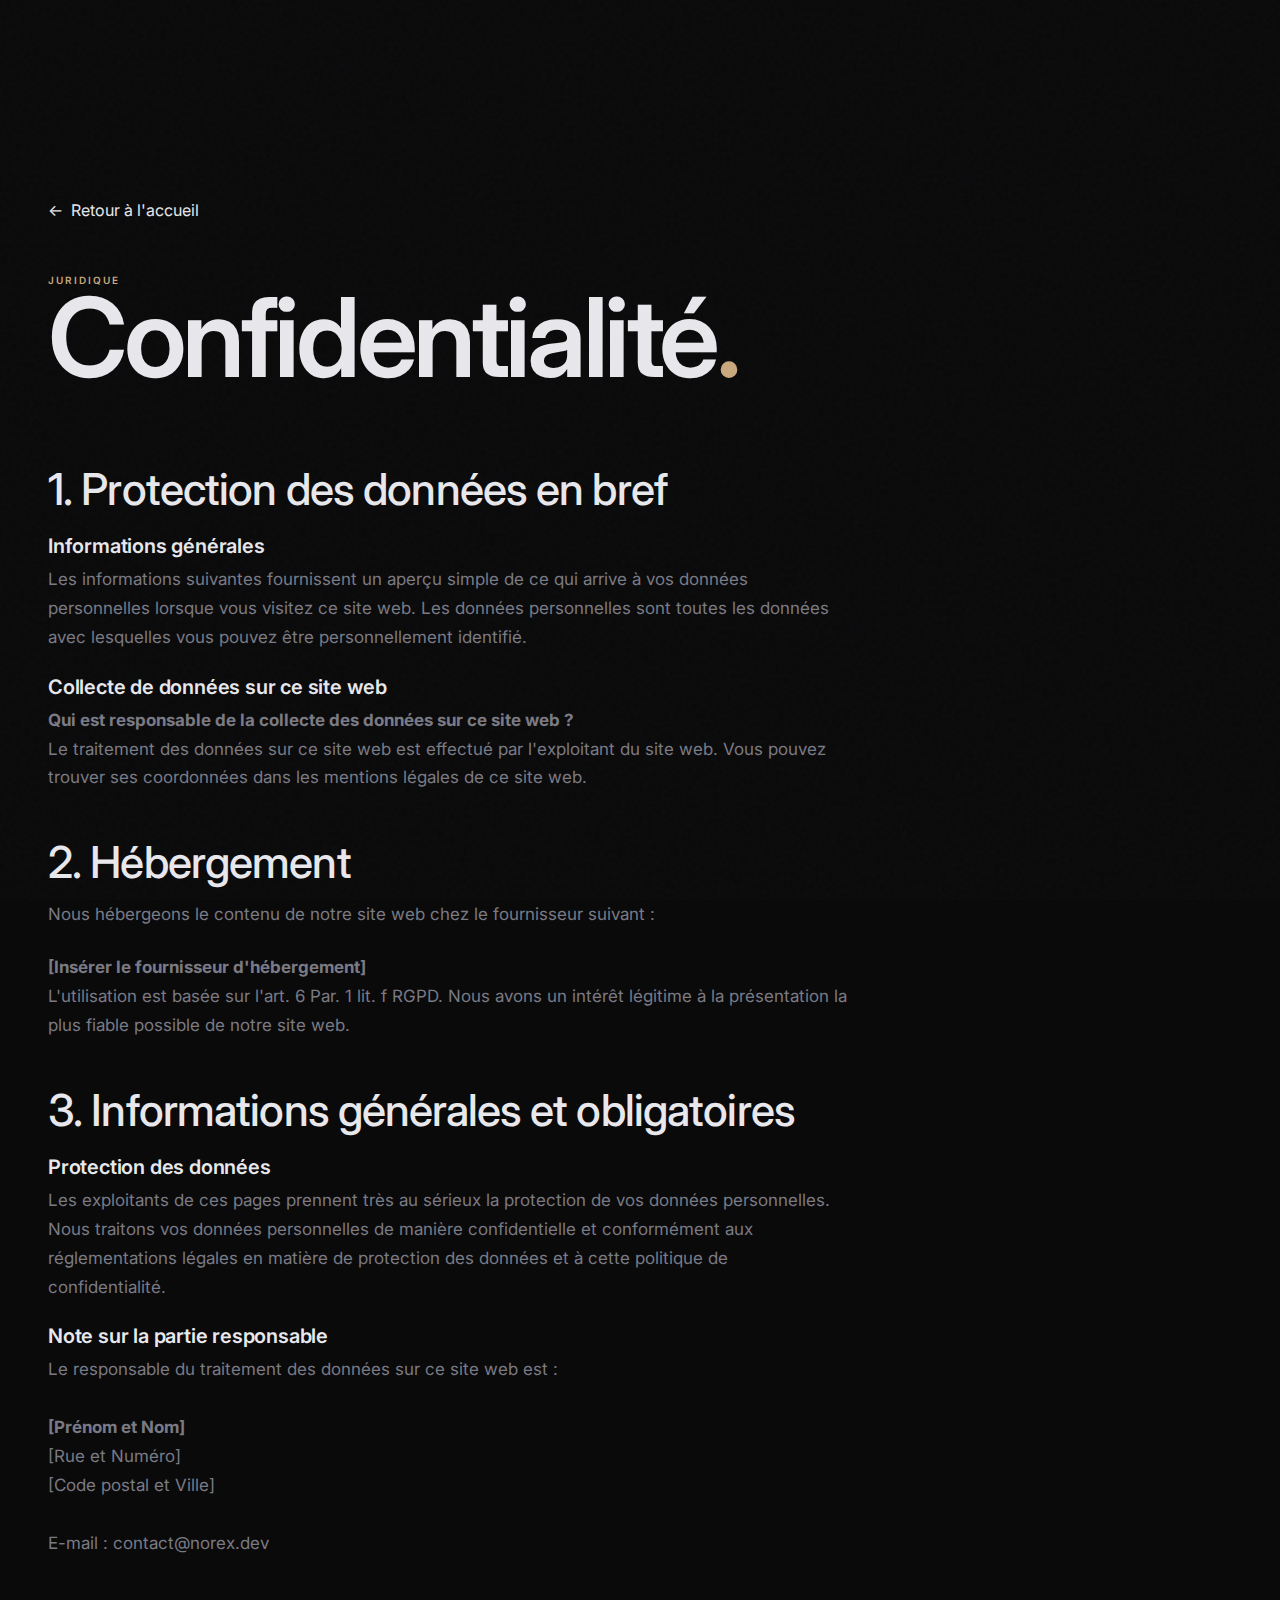
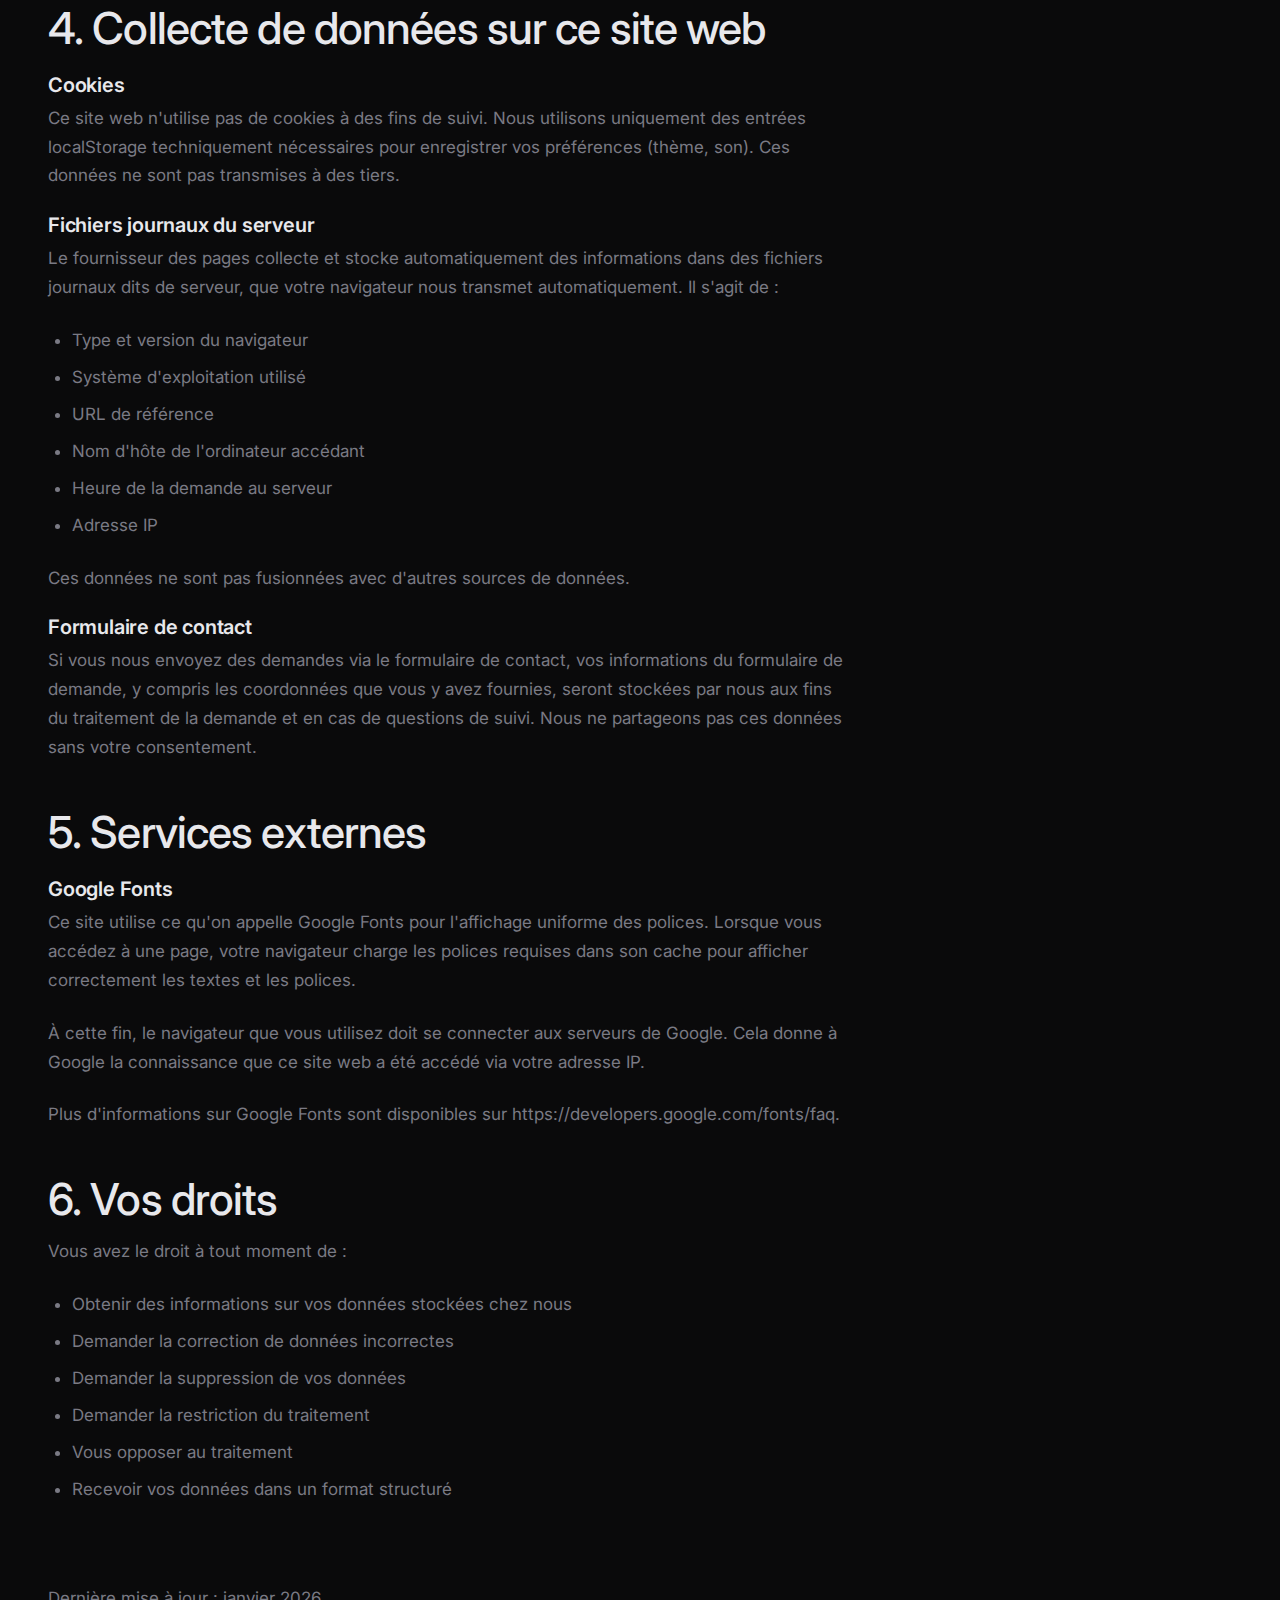
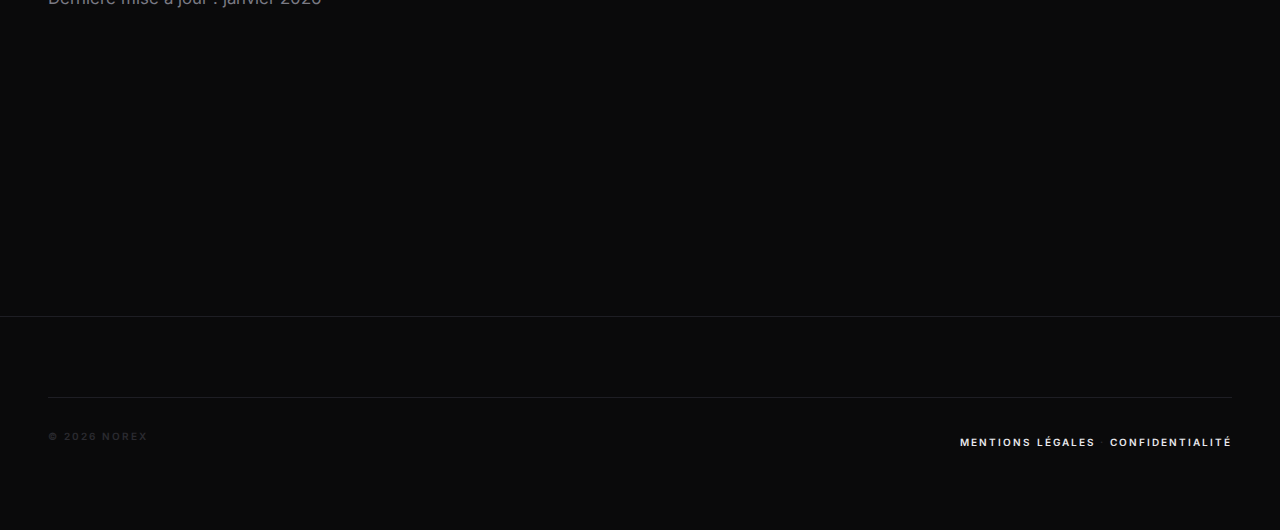
<file: confidentialite.html>
<!DOCTYPE html>
<html lang="fr">
<head>
  <meta charset="UTF-8">
  <meta name="viewport" content="width=device-width, initial-scale=1.0">
  <meta name="description" content="Politique de confidentialité — Site web NOREX">
  <meta name="robots" content="noindex, follow">
  <title>Confidentialité — NOREX</title>

  <!-- Favicon -->
  <link rel="icon" type="image/svg+xml" href="assets/favicon.svg">
  <link rel="apple-touch-icon" href="assets/favicon.svg">

  <!-- Fonts -->
  <link rel="preconnect" href="https://fonts.googleapis.com">
  <link rel="preconnect" href="https://fonts.gstatic.com" crossorigin>
  <link href="https://fonts.googleapis.com/css2?family=Inter:wght@400;500;600;700&family=JetBrains+Mono:wght@400;500&display=swap" rel="stylesheet">

  <!-- Styles -->
  <link rel="stylesheet" href="css/variables.css">
  <link rel="stylesheet" href="css/base.css">
  <link rel="stylesheet" href="css/typography.css">
  <link rel="stylesheet" href="css/components.css">
  <link rel="stylesheet" href="css/layout.css">
  <link rel="stylesheet" href="css/animations.css">
  <link rel="stylesheet" href="css/responsive.css">

  <style>
    .legal-page { padding: var(--space-3xl) 0; min-height: 100vh; }
    .legal-page__header { margin-bottom: var(--space-xl); }
    .legal-page__content { max-width: 800px; }
    .legal-page__content h2 { margin-top: var(--space-lg); margin-bottom: var(--space-sm); }
    .legal-page__content h3 { margin-top: var(--space-md); margin-bottom: var(--space-xs); color: var(--text); }
    .legal-page__content p, .legal-page__content ul { margin-bottom: var(--space-md); color: var(--text-dim); }
    .legal-page__content ul { padding-left: var(--space-md); }
    .legal-page__content li { margin-bottom: var(--space-xs); }
    .legal-page__back { display: inline-flex; align-items: center; gap: var(--space-xs); margin-bottom: var(--space-lg); }
    .legal-page__back:hover { color: var(--accent); }
  </style>
</head>
<body data-theme="dark">
  <div class="grain" aria-hidden="true"></div>
  <div id="page-wipe" class="page-wipe" aria-hidden="true"></div>

  <main class="legal-page loaded">
    <div class="container">
      <a href="index.html" id="back-link" class="legal-page__back link-hover">
        <span>←</span>
        <span>Retour à l'accueil</span>
      </a>

      <header class="legal-page__header">
        <span class="caption accent">Juridique</span>
        <h1 class="display">Confidentialité<span class="accent">.</span></h1>
      </header>

      <div class="legal-page__content">
        <h2 class="h2">1. Protection des données en bref</h2>

        <h3 class="h3">Informations générales</h3>
        <p class="body">
          Les informations suivantes fournissent un aperçu simple de ce qui arrive à vos données personnelles lorsque vous visitez ce site web. Les données personnelles sont toutes les données avec lesquelles vous pouvez être personnellement identifié.
        </p>

        <h3 class="h3">Collecte de données sur ce site web</h3>
        <p class="body">
          <strong>Qui est responsable de la collecte des données sur ce site web ?</strong><br>
          Le traitement des données sur ce site web est effectué par l'exploitant du site web. Vous pouvez trouver ses coordonnées dans les mentions légales de ce site web.
        </p>

        <h2 class="h2">2. Hébergement</h2>
        <p class="body">
          Nous hébergeons le contenu de notre site web chez le fournisseur suivant :
        </p>
        <p class="body">
          <strong>[Insérer le fournisseur d'hébergement]</strong><br>
          L'utilisation est basée sur l'art. 6 Par. 1 lit. f RGPD. Nous avons un intérêt légitime à la présentation la plus fiable possible de notre site web.
        </p>

        <h2 class="h2">3. Informations générales et obligatoires</h2>

        <h3 class="h3">Protection des données</h3>
        <p class="body">
          Les exploitants de ces pages prennent très au sérieux la protection de vos données personnelles. Nous traitons vos données personnelles de manière confidentielle et conformément aux réglementations légales en matière de protection des données et à cette politique de confidentialité.
        </p>

        <h3 class="h3">Note sur la partie responsable</h3>
        <p class="body">
          Le responsable du traitement des données sur ce site web est :<br><br>
          <strong>[Prénom et Nom]</strong><br>
          [Rue et Numéro]<br>
          [Code postal et Ville]<br><br>
          E-mail : <a href="mailto:contact@norex.dev" class="link-hover accent">contact@norex.dev</a>
        </p>

        <h2 class="h2">4. Collecte de données sur ce site web</h2>

        <h3 class="h3">Cookies</h3>
        <p class="body">
          Ce site web n'utilise pas de cookies à des fins de suivi. Nous utilisons uniquement des entrées localStorage techniquement nécessaires pour enregistrer vos préférences (thème, son). Ces données ne sont pas transmises à des tiers.
        </p>

        <h3 class="h3">Fichiers journaux du serveur</h3>
        <p class="body">
          Le fournisseur des pages collecte et stocke automatiquement des informations dans des fichiers journaux dits de serveur, que votre navigateur nous transmet automatiquement. Il s'agit de :
        </p>
        <ul class="body">
          <li>Type et version du navigateur</li>
          <li>Système d'exploitation utilisé</li>
          <li>URL de référence</li>
          <li>Nom d'hôte de l'ordinateur accédant</li>
          <li>Heure de la demande au serveur</li>
          <li>Adresse IP</li>
        </ul>
        <p class="body">
          Ces données ne sont pas fusionnées avec d'autres sources de données.
        </p>

        <h3 class="h3">Formulaire de contact</h3>
        <p class="body">
          Si vous nous envoyez des demandes via le formulaire de contact, vos informations du formulaire de demande, y compris les coordonnées que vous y avez fournies, seront stockées par nous aux fins du traitement de la demande et en cas de questions de suivi. Nous ne partageons pas ces données sans votre consentement.
        </p>

        <h2 class="h2">5. Services externes</h2>

        <h3 class="h3">Google Fonts</h3>
        <p class="body">
          Ce site utilise ce qu'on appelle Google Fonts pour l'affichage uniforme des polices. Lorsque vous accédez à une page, votre navigateur charge les polices requises dans son cache pour afficher correctement les textes et les polices.
        </p>
        <p class="body">
          À cette fin, le navigateur que vous utilisez doit se connecter aux serveurs de Google. Cela donne à Google la connaissance que ce site web a été accédé via votre adresse IP.
        </p>
        <p class="body">
          Plus d'informations sur Google Fonts sont disponibles sur <a href="https://developers.google.com/fonts/faq" target="_blank" rel="noopener" class="link-hover accent">https://developers.google.com/fonts/faq</a>.
        </p>

        <h2 class="h2">6. Vos droits</h2>
        <p class="body">
          Vous avez le droit à tout moment de :
        </p>
        <ul class="body">
          <li>Obtenir des informations sur vos données stockées chez nous</li>
          <li>Demander la correction de données incorrectes</li>
          <li>Demander la suppression de vos données</li>
          <li>Demander la restriction du traitement</li>
          <li>Vous opposer au traitement</li>
          <li>Recevoir vos données dans un format structuré</li>
        </ul>

        <p class="body text-muted" style="margin-top: var(--space-xl);">
          Dernière mise à jour : janvier 2026
        </p>
      </div>
    </div>
  </main>

  <footer class="footer">
    <div class="container">
      <div class="footer__bottom">
        <span class="caption text-ghost">© 2026 NOREX</span>
        <div>
          <a href="mentions-legales.html" class="caption text-ghost link-hover">Mentions légales</a>
          <span class="caption text-ghost"> · </span>
          <a href="confidentialite.html" class="caption text-ghost link-hover">Confidentialité</a>
        </div>
      </div>
    </div>
  </footer>

  <script>
    // Apply saved theme
    const savedTheme = localStorage.getItem('norex-theme');
    if (savedTheme) document.body.dataset.theme = savedTheme;

    // Page wipe animation on back link
    const backLink = document.getElementById('back-link');
    const pageWipe = document.getElementById('page-wipe');

    if (backLink && pageWipe) {
      backLink.addEventListener('click', (e) => {
        e.preventDefault();
        sessionStorage.setItem('norex-from-legal', 'true');
        pageWipe.classList.add('active');
        setTimeout(() => {
          window.location.href = backLink.href;
        }, 500);
      });
    }
  </script>
</body>
</html>
</file>
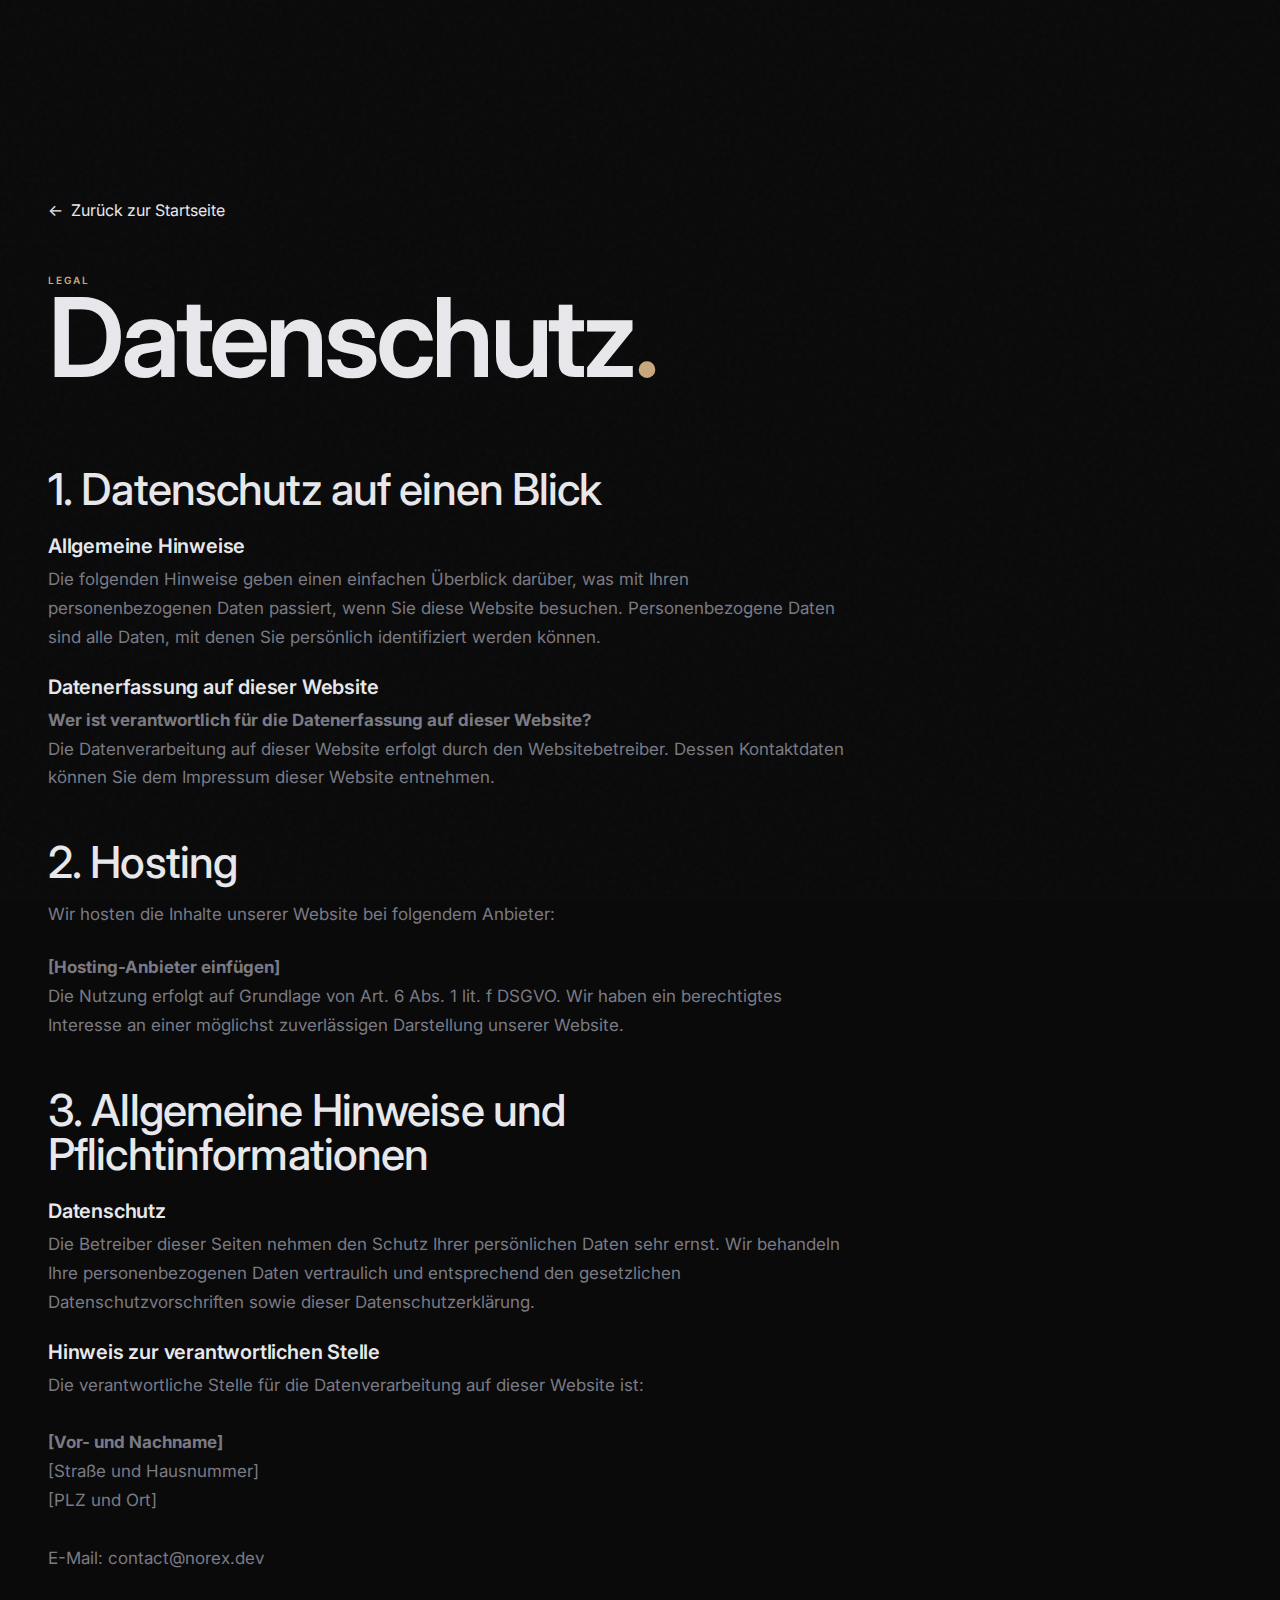
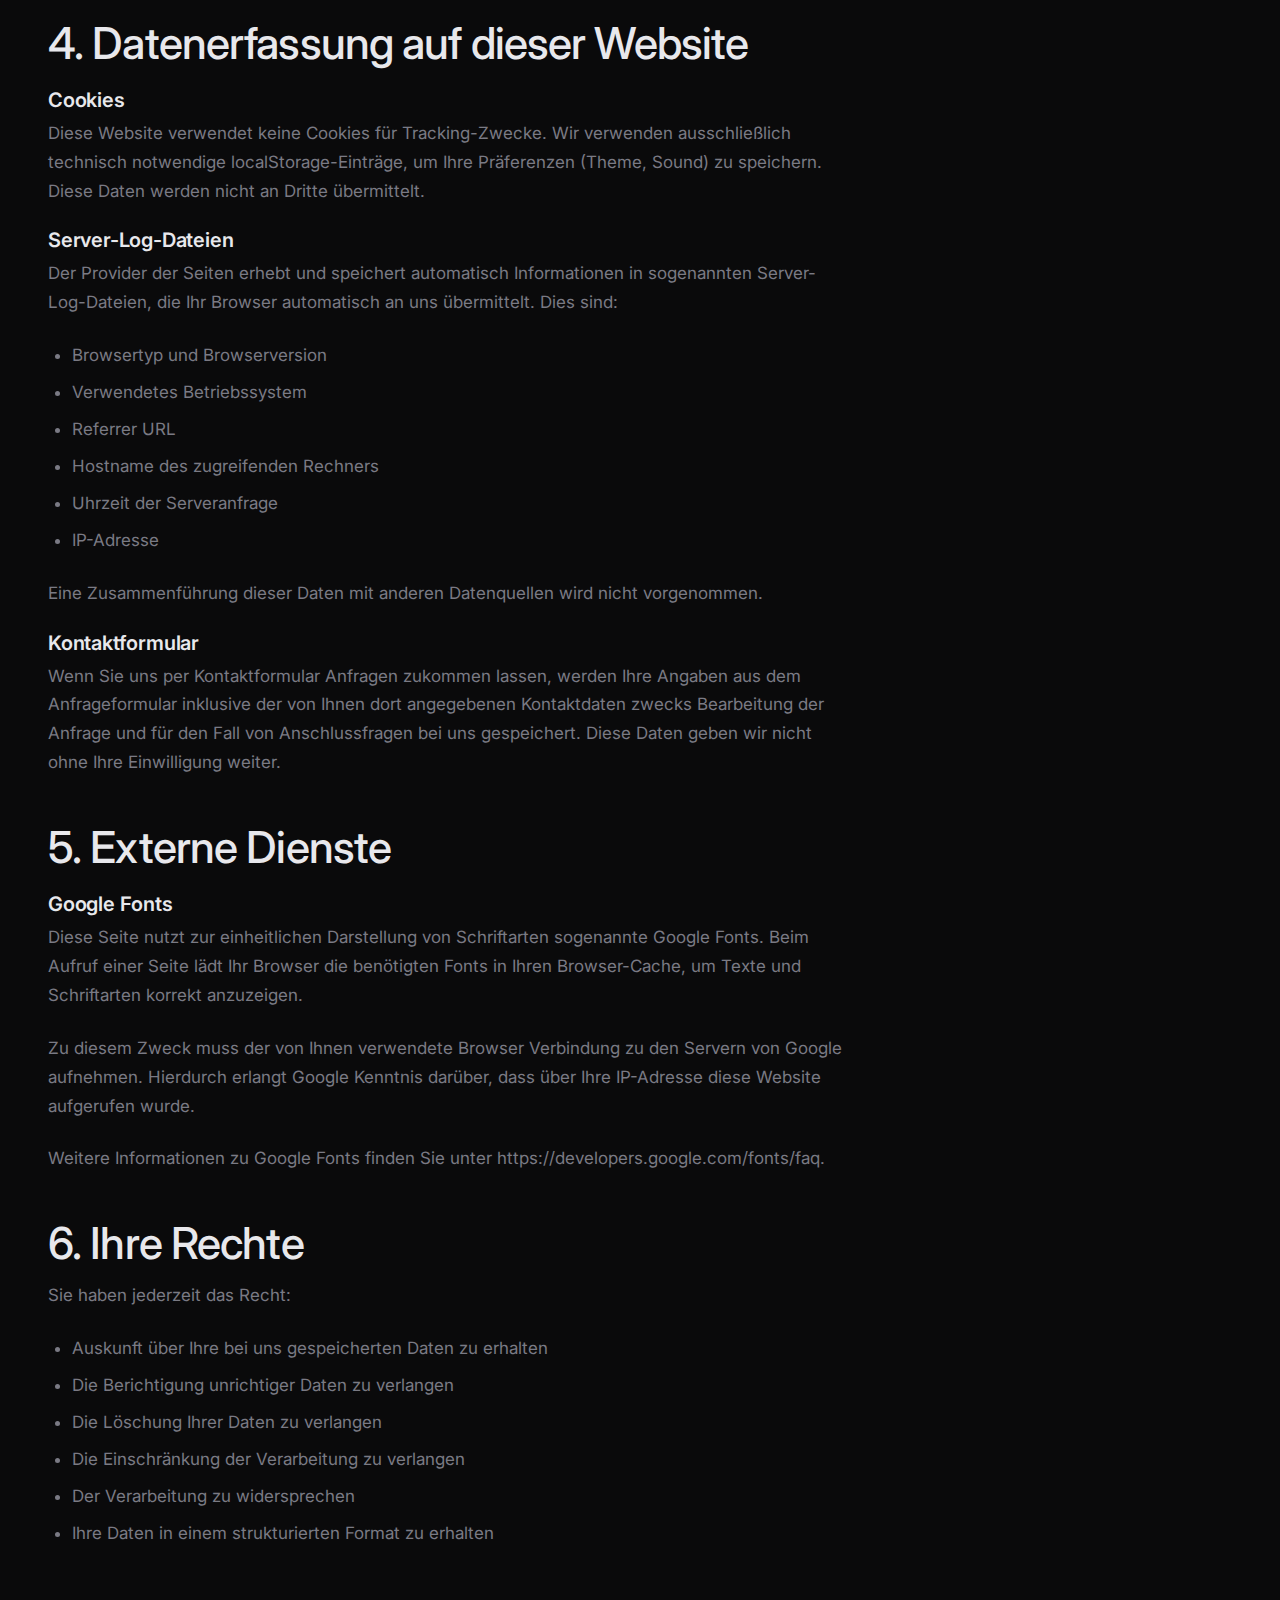
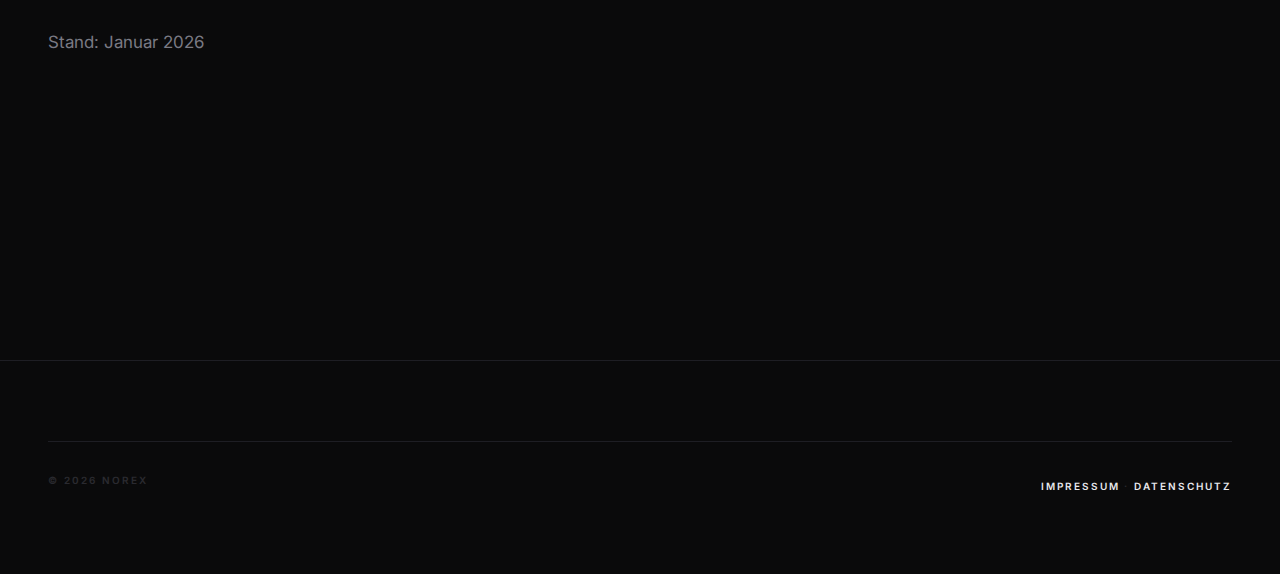
<file: datenschutz.html>
<!DOCTYPE html>
<html lang="de">
<head>
  <meta charset="UTF-8">
  <meta name="viewport" content="width=device-width, initial-scale=1.0">
  <meta name="description" content="Datenschutzerklärung der NOREX Website">
  <meta name="robots" content="noindex, follow">
  <title>Datenschutz — NOREX</title>

  <!-- Favicon -->
  <link rel="icon" type="image/svg+xml" href="assets/favicon.svg">
  <link rel="apple-touch-icon" href="assets/favicon.svg">

  <!-- Fonts -->
  <link rel="preconnect" href="https://fonts.googleapis.com">
  <link rel="preconnect" href="https://fonts.gstatic.com" crossorigin>
  <link href="https://fonts.googleapis.com/css2?family=Inter:wght@400;500;600;700&family=JetBrains+Mono:wght@400;500&display=swap" rel="stylesheet">

  <!-- Styles -->
  <link rel="stylesheet" href="css/variables.css">
  <link rel="stylesheet" href="css/base.css">
  <link rel="stylesheet" href="css/typography.css">
  <link rel="stylesheet" href="css/components.css">
  <link rel="stylesheet" href="css/layout.css">
  <link rel="stylesheet" href="css/animations.css">
  <link rel="stylesheet" href="css/responsive.css">

  <style>
    .legal-page { padding: var(--space-3xl) 0; min-height: 100vh; }
    .legal-page__header { margin-bottom: var(--space-xl); }
    .legal-page__content { max-width: 800px; }
    .legal-page__content h2 { margin-top: var(--space-lg); margin-bottom: var(--space-sm); }
    .legal-page__content h3 { margin-top: var(--space-md); margin-bottom: var(--space-xs); color: var(--text); }
    .legal-page__content p, .legal-page__content ul { margin-bottom: var(--space-md); color: var(--text-dim); }
    .legal-page__content ul { padding-left: var(--space-md); }
    .legal-page__content li { margin-bottom: var(--space-xs); }
    .legal-page__back { display: inline-flex; align-items: center; gap: var(--space-xs); margin-bottom: var(--space-lg); }
    .legal-page__back:hover { color: var(--accent); }
  </style>
</head>
<body data-theme="dark">
  <div class="grain" aria-hidden="true"></div>
  <div id="page-wipe" class="page-wipe" aria-hidden="true"></div>

  <main class="legal-page loaded">
    <div class="container">
      <a href="index.html" id="back-link" class="legal-page__back link-hover">
        <span>←</span>
        <span>Zurück zur Startseite</span>
      </a>

      <header class="legal-page__header">
        <span class="caption accent">Legal</span>
        <h1 class="display">Datenschutz<span class="accent">.</span></h1>
      </header>

      <div class="legal-page__content">
        <h2 class="h2">1. Datenschutz auf einen Blick</h2>

        <h3 class="h3">Allgemeine Hinweise</h3>
        <p class="body">
          Die folgenden Hinweise geben einen einfachen Überblick darüber, was mit Ihren personenbezogenen Daten passiert, wenn Sie diese Website besuchen. Personenbezogene Daten sind alle Daten, mit denen Sie persönlich identifiziert werden können.
        </p>

        <h3 class="h3">Datenerfassung auf dieser Website</h3>
        <p class="body">
          <strong>Wer ist verantwortlich für die Datenerfassung auf dieser Website?</strong><br>
          Die Datenverarbeitung auf dieser Website erfolgt durch den Websitebetreiber. Dessen Kontaktdaten können Sie dem Impressum dieser Website entnehmen.
        </p>

        <h2 class="h2">2. Hosting</h2>
        <p class="body">
          Wir hosten die Inhalte unserer Website bei folgendem Anbieter:
        </p>
        <p class="body">
          <strong>[Hosting-Anbieter einfügen]</strong><br>
          Die Nutzung erfolgt auf Grundlage von Art. 6 Abs. 1 lit. f DSGVO. Wir haben ein berechtigtes Interesse an einer möglichst zuverlässigen Darstellung unserer Website.
        </p>

        <h2 class="h2">3. Allgemeine Hinweise und Pflichtinformationen</h2>

        <h3 class="h3">Datenschutz</h3>
        <p class="body">
          Die Betreiber dieser Seiten nehmen den Schutz Ihrer persönlichen Daten sehr ernst. Wir behandeln Ihre personenbezogenen Daten vertraulich und entsprechend den gesetzlichen Datenschutzvorschriften sowie dieser Datenschutzerklärung.
        </p>

        <h3 class="h3">Hinweis zur verantwortlichen Stelle</h3>
        <p class="body">
          Die verantwortliche Stelle für die Datenverarbeitung auf dieser Website ist:<br><br>
          <strong>[Vor- und Nachname]</strong><br>
          [Straße und Hausnummer]<br>
          [PLZ und Ort]<br><br>
          E-Mail: <a href="mailto:contact@norex.dev" class="link-hover accent">contact@norex.dev</a>
        </p>

        <h2 class="h2">4. Datenerfassung auf dieser Website</h2>

        <h3 class="h3">Cookies</h3>
        <p class="body">
          Diese Website verwendet keine Cookies für Tracking-Zwecke. Wir verwenden ausschließlich technisch notwendige localStorage-Einträge, um Ihre Präferenzen (Theme, Sound) zu speichern. Diese Daten werden nicht an Dritte übermittelt.
        </p>

        <h3 class="h3">Server-Log-Dateien</h3>
        <p class="body">
          Der Provider der Seiten erhebt und speichert automatisch Informationen in sogenannten Server-Log-Dateien, die Ihr Browser automatisch an uns übermittelt. Dies sind:
        </p>
        <ul class="body">
          <li>Browsertyp und Browserversion</li>
          <li>Verwendetes Betriebssystem</li>
          <li>Referrer URL</li>
          <li>Hostname des zugreifenden Rechners</li>
          <li>Uhrzeit der Serveranfrage</li>
          <li>IP-Adresse</li>
        </ul>
        <p class="body">
          Eine Zusammenführung dieser Daten mit anderen Datenquellen wird nicht vorgenommen.
        </p>

        <h3 class="h3">Kontaktformular</h3>
        <p class="body">
          Wenn Sie uns per Kontaktformular Anfragen zukommen lassen, werden Ihre Angaben aus dem Anfrageformular inklusive der von Ihnen dort angegebenen Kontaktdaten zwecks Bearbeitung der Anfrage und für den Fall von Anschlussfragen bei uns gespeichert. Diese Daten geben wir nicht ohne Ihre Einwilligung weiter.
        </p>

        <h2 class="h2">5. Externe Dienste</h2>

        <h3 class="h3">Google Fonts</h3>
        <p class="body">
          Diese Seite nutzt zur einheitlichen Darstellung von Schriftarten sogenannte Google Fonts. Beim Aufruf einer Seite lädt Ihr Browser die benötigten Fonts in Ihren Browser-Cache, um Texte und Schriftarten korrekt anzuzeigen.
        </p>
        <p class="body">
          Zu diesem Zweck muss der von Ihnen verwendete Browser Verbindung zu den Servern von Google aufnehmen. Hierdurch erlangt Google Kenntnis darüber, dass über Ihre IP-Adresse diese Website aufgerufen wurde.
        </p>
        <p class="body">
          Weitere Informationen zu Google Fonts finden Sie unter <a href="https://developers.google.com/fonts/faq" target="_blank" rel="noopener" class="link-hover accent">https://developers.google.com/fonts/faq</a>.
        </p>

        <h2 class="h2">6. Ihre Rechte</h2>
        <p class="body">
          Sie haben jederzeit das Recht:
        </p>
        <ul class="body">
          <li>Auskunft über Ihre bei uns gespeicherten Daten zu erhalten</li>
          <li>Die Berichtigung unrichtiger Daten zu verlangen</li>
          <li>Die Löschung Ihrer Daten zu verlangen</li>
          <li>Die Einschränkung der Verarbeitung zu verlangen</li>
          <li>Der Verarbeitung zu widersprechen</li>
          <li>Ihre Daten in einem strukturierten Format zu erhalten</li>
        </ul>

        <p class="body text-muted" style="margin-top: var(--space-xl);">
          Stand: Januar 2026
        </p>
      </div>
    </div>
  </main>

  <footer class="footer">
    <div class="container">
      <div class="footer__bottom">
        <span class="caption text-ghost">© 2026 NOREX</span>
        <div>
          <a href="impressum.html" class="caption text-ghost link-hover">Impressum</a>
          <span class="caption text-ghost"> · </span>
          <a href="datenschutz.html" class="caption text-ghost link-hover">Datenschutz</a>
        </div>
      </div>
    </div>
  </footer>

  <script>
    // Apply saved theme
    const savedTheme = localStorage.getItem('norex-theme');
    if (savedTheme) document.body.dataset.theme = savedTheme;

    // Page wipe animation on back link
    const backLink = document.getElementById('back-link');
    const pageWipe = document.getElementById('page-wipe');

    if (backLink && pageWipe) {
      backLink.addEventListener('click', (e) => {
        e.preventDefault();
        sessionStorage.setItem('norex-from-legal', 'true');
        pageWipe.classList.add('active');
        setTimeout(() => {
          window.location.href = backLink.href;
        }, 500);
      });
    }
  </script>
</body>
</html>
</file>
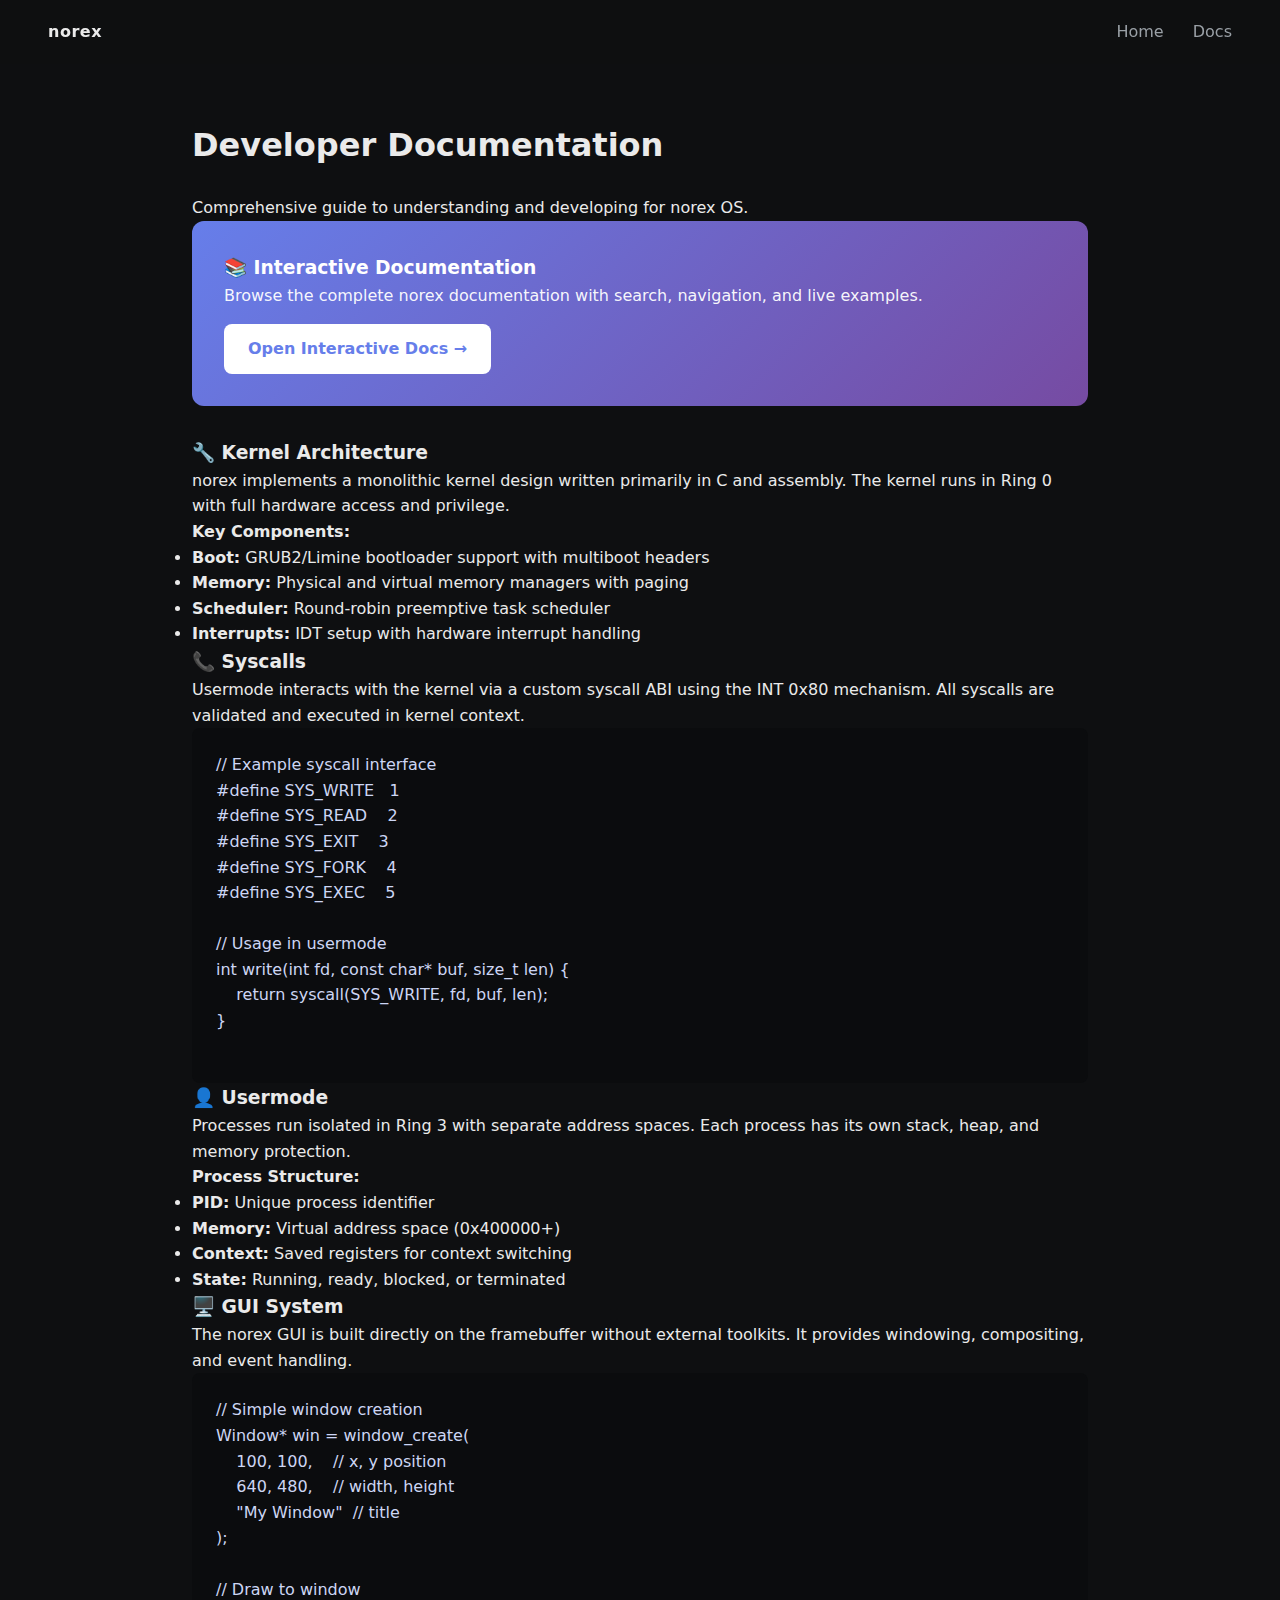
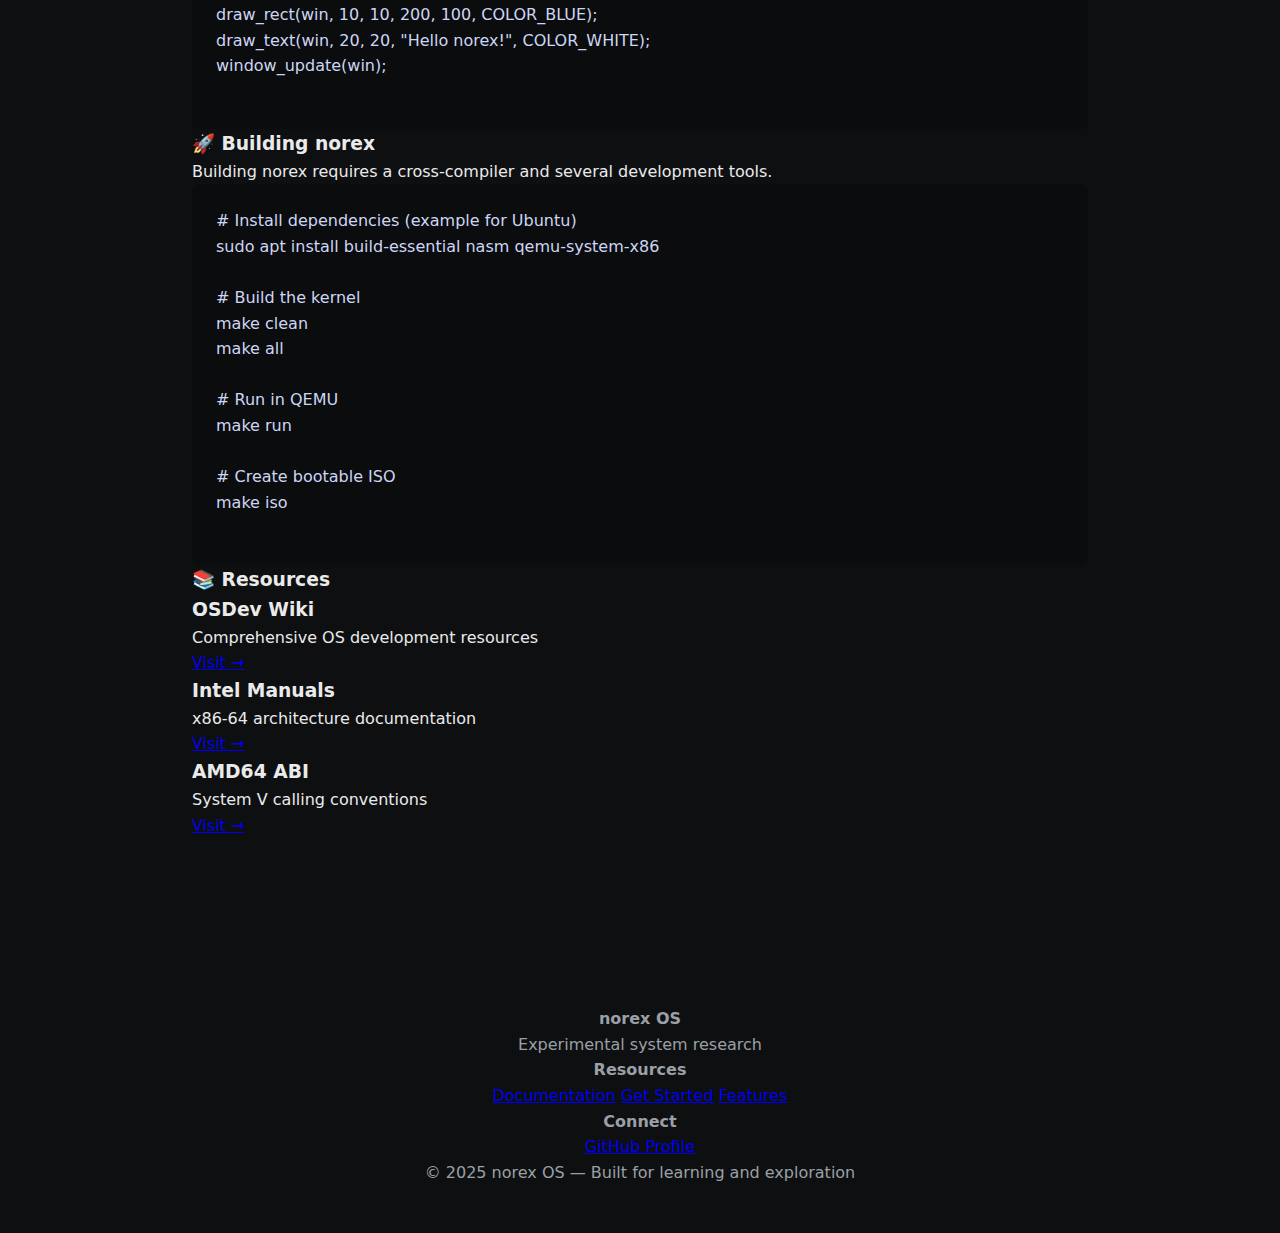
<file: docs.html>
<!DOCTYPE html>
<html lang="en">
<head>
    <meta charset="UTF-8">
    <title>norex Documentation - Developer Guide</title>
    <meta name="viewport" content="width=device-width, initial-scale=1.0">
    <meta name="description" content="Developer documentation for norex OS - learn about kernel development, syscalls, usermode, and GUI programming.">
    <link rel="stylesheet" href="./style.css">
    <link rel="stylesheet" href="./animations.css">
</head>
<body>

<header class="nav glass">
    <div class="logo">norex</div>
    <nav>
        <a href="index.html">Home</a>
        <a href="docs/index.html">Docs</a>
    </nav>
</header>

<section class="section">
    <h2>Developer Documentation</h2>
    <p class="section-intro">
        Comprehensive guide to understanding and developing for norex OS.
    </p>
    
    <div class="doc-section" style="background: linear-gradient(135deg, #667eea 0%, #764ba2 100%); color: white; padding: 2rem; border-radius: 12px; margin-bottom: 2rem;">
        <h3 style="color: white; margin-top: 0;">📚 Interactive Documentation</h3>
        <p style="color: rgba(255,255,255,0.95); margin-bottom: 1rem;">
            Browse the complete norex documentation with search, navigation, and live examples.
        </p>
        <a href="docs/index.html" style="display: inline-block; background: white; color: #667eea; padding: 12px 24px; border-radius: 8px; text-decoration: none; font-weight: 600; transition: transform 0.2s;">
            Open Interactive Docs →
        </a>
    </div>

    <div class="doc-section">
        <h3>🔧 Kernel Architecture</h3>
        <p>
            norex implements a monolithic kernel design written primarily in C and assembly.
            The kernel runs in Ring 0 with full hardware access and privilege.
        </p>
        <div class="code-example">
            <h4>Key Components:</h4>
            <ul class="requirements-list">
                <li><strong>Boot:</strong> GRUB2/Limine bootloader support with multiboot headers</li>
                <li><strong>Memory:</strong> Physical and virtual memory managers with paging</li>
                <li><strong>Scheduler:</strong> Round-robin preemptive task scheduler</li>
                <li><strong>Interrupts:</strong> IDT setup with hardware interrupt handling</li>
            </ul>
        </div>
    </div>

    <div class="doc-section">
        <h3>📞 Syscalls</h3>
        <p>
            Usermode interacts with the kernel via a custom syscall ABI using the INT 0x80 mechanism.
            All syscalls are validated and executed in kernel context.
        </p>
        <pre class="code">
// Example syscall interface
#define SYS_WRITE   1
#define SYS_READ    2
#define SYS_EXIT    3
#define SYS_FORK    4
#define SYS_EXEC    5

// Usage in usermode
int write(int fd, const char* buf, size_t len) {
    return syscall(SYS_WRITE, fd, buf, len);
}
        </pre>
    </div>

    <div class="doc-section">
        <h3>👤 Usermode</h3>
        <p>
            Processes run isolated in Ring 3 with separate address spaces.
            Each process has its own stack, heap, and memory protection.
        </p>
        <div class="code-example">
            <h4>Process Structure:</h4>
            <ul class="requirements-list">
                <li><strong>PID:</strong> Unique process identifier</li>
                <li><strong>Memory:</strong> Virtual address space (0x400000+)</li>
                <li><strong>Context:</strong> Saved registers for context switching</li>
                <li><strong>State:</strong> Running, ready, blocked, or terminated</li>
            </ul>
        </div>
    </div>

    <div class="doc-section">
        <h3>🖥️ GUI System</h3>
        <p>
            The norex GUI is built directly on the framebuffer without external toolkits.
            It provides windowing, compositing, and event handling.
        </p>
        <pre class="code">
// Simple window creation
Window* win = window_create(
    100, 100,    // x, y position
    640, 480,    // width, height
    "My Window"  // title
);

// Draw to window
draw_rect(win, 10, 10, 200, 100, COLOR_BLUE);
draw_text(win, 20, 20, "Hello norex!", COLOR_WHITE);
window_update(win);
        </pre>
    </div>

    <div class="doc-section">
        <h3>🚀 Building norex</h3>
        <p>Building norex requires a cross-compiler and several development tools.</p>
        <pre class="code">
# Install dependencies (example for Ubuntu)
sudo apt install build-essential nasm qemu-system-x86

# Build the kernel
make clean
make all

# Run in QEMU
make run

# Create bootable ISO
make iso
        </pre>
    </div>

    <div class="doc-section">
        <h3>📚 Resources</h3>
        <div class="cards">
            <div class="card">
                <h3>OSDev Wiki</h3>
                <p>Comprehensive OS development resources</p>
                <a href="https://wiki.osdev.org" target="_blank" rel="noopener" class="doc-link">Visit →</a>
            </div>
            <div class="card">
                <h3>Intel Manuals</h3>
                <p>x86-64 architecture documentation</p>
                <a href="https://www.intel.com/content/www/us/en/developer/articles/technical/intel-sdm.html" target="_blank" rel="noopener" class="doc-link">Visit →</a>
            </div>
            <div class="card">
                <h3>AMD64 ABI</h3>
                <p>System V calling conventions</p>
                <a href="https://refspecs.linuxbase.org/elf/x86_64-abi-0.99.pdf" target="_blank" rel="noopener" class="doc-link">Visit →</a>
            </div>
        </div>
    </div>
</section>

<footer class="footer">
    <div class="footer-content">
        <div class="footer-section">
            <h4>norex OS</h4>
            <p>Experimental system research</p>
        </div>
        <div class="footer-section">
            <h4>Resources</h4>
            <a href="docs.html">Documentation</a>
            <a href="index.html#getting-started">Get Started</a>
            <a href="index.html#features">Features</a>
        </div>
        <div class="footer-section">
            <h4>Connect</h4>
            <a href="https://github.com/basti2204" target="_blank" rel="noopener">GitHub Profile</a>
        </div>
    </div>
    <div class="footer-bottom">
        © 2025 norex OS — Built for learning and exploration
    </div>
</footer>

</body>
</html>
</file>
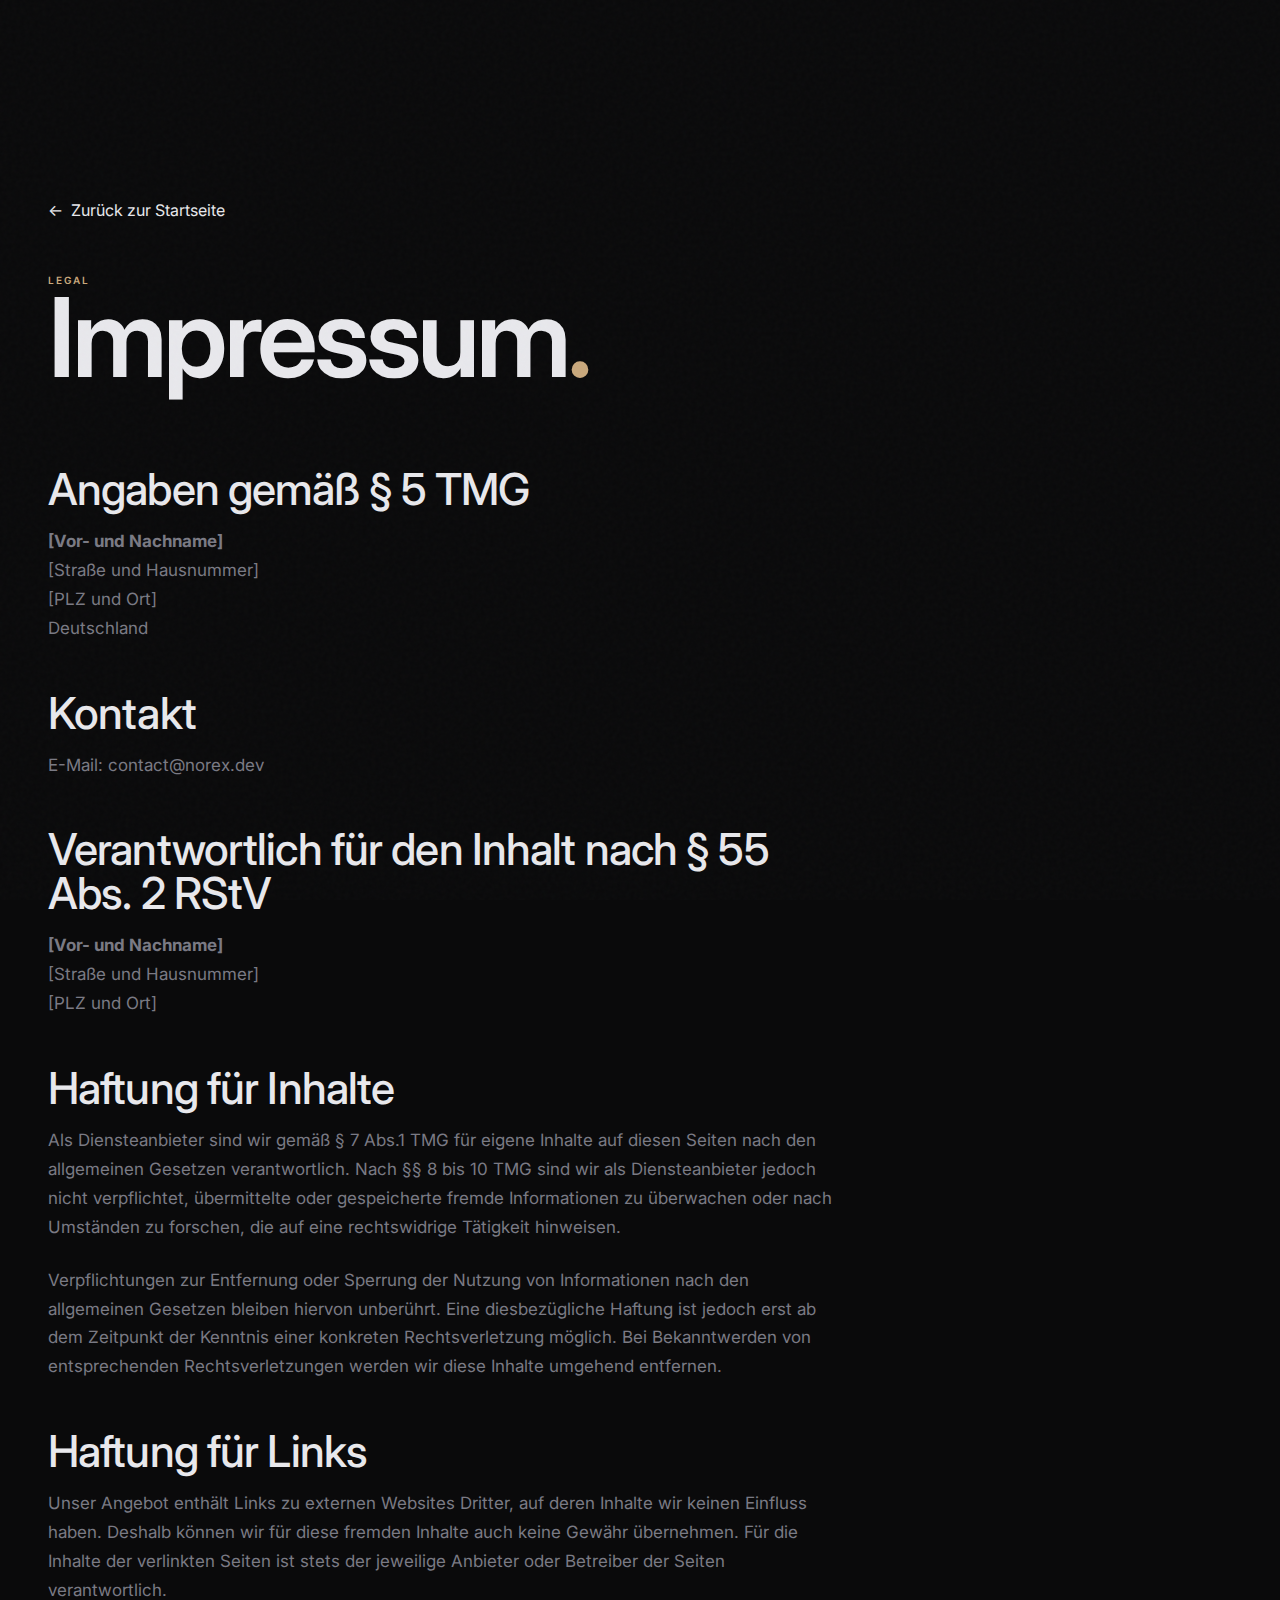
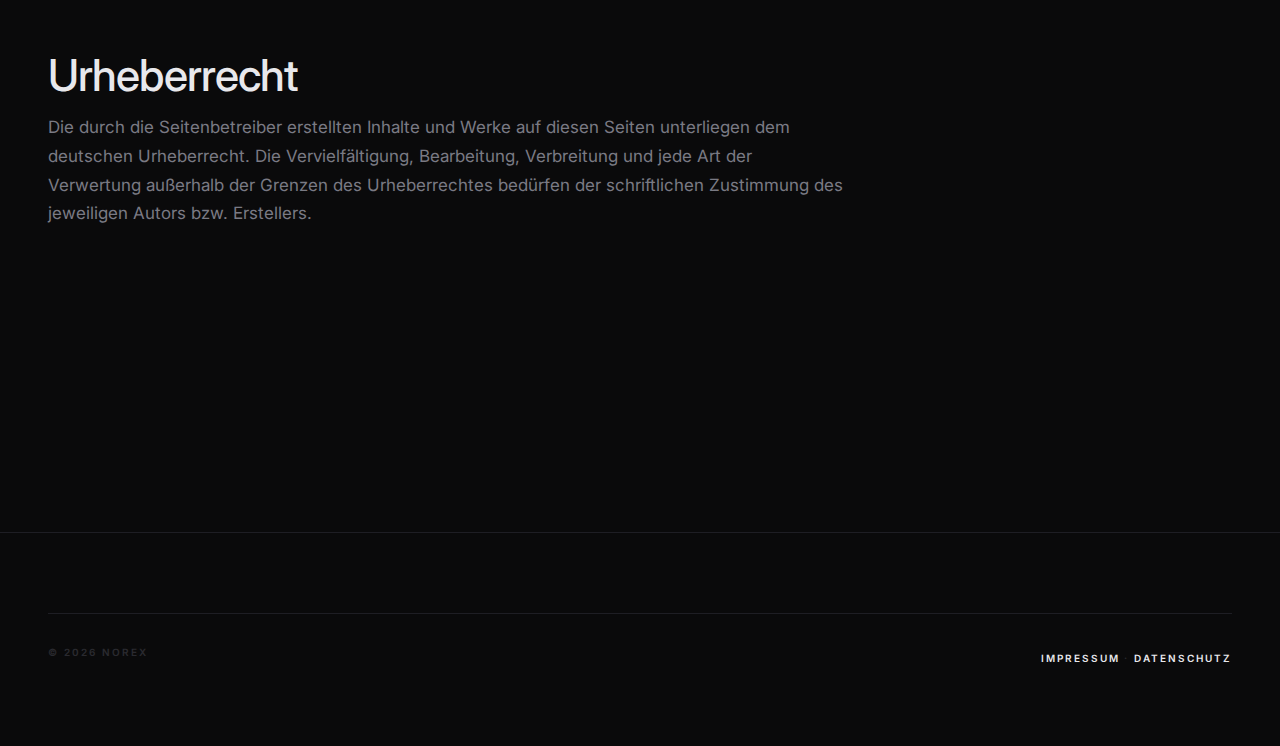
<file: impressum.html>
<!DOCTYPE html>
<html lang="de">
<head>
  <meta charset="UTF-8">
  <meta name="viewport" content="width=device-width, initial-scale=1.0">
  <meta name="description" content="Impressum der NOREX Website">
  <meta name="robots" content="noindex, follow">
  <title>Impressum — NOREX</title>

  <!-- Favicon -->
  <link rel="icon" type="image/svg+xml" href="assets/favicon.svg">
  <link rel="apple-touch-icon" href="assets/favicon.svg">

  <!-- Fonts -->
  <link rel="preconnect" href="https://fonts.googleapis.com">
  <link rel="preconnect" href="https://fonts.gstatic.com" crossorigin>
  <link href="https://fonts.googleapis.com/css2?family=Inter:wght@400;500;600;700&family=JetBrains+Mono:wght@400;500&display=swap" rel="stylesheet">

  <!-- Styles -->
  <link rel="stylesheet" href="css/variables.css">
  <link rel="stylesheet" href="css/base.css">
  <link rel="stylesheet" href="css/typography.css">
  <link rel="stylesheet" href="css/components.css">
  <link rel="stylesheet" href="css/layout.css">
  <link rel="stylesheet" href="css/animations.css">
  <link rel="stylesheet" href="css/responsive.css">

  <style>
    .legal-page { padding: var(--space-3xl) 0; min-height: 100vh; }
    .legal-page__header { margin-bottom: var(--space-xl); }
    .legal-page__content { max-width: 800px; }
    .legal-page__content h2 { margin-top: var(--space-lg); margin-bottom: var(--space-sm); }
    .legal-page__content p { margin-bottom: var(--space-md); color: var(--text-dim); }
    .legal-page__back { display: inline-flex; align-items: center; gap: var(--space-xs); margin-bottom: var(--space-lg); }
    .legal-page__back:hover { color: var(--accent); }
  </style>
</head>
<body data-theme="dark">
  <div class="grain" aria-hidden="true"></div>
  <div id="page-wipe" class="page-wipe" aria-hidden="true"></div>

  <main class="legal-page loaded">
    <div class="container">
      <a href="index.html" id="back-link" class="legal-page__back link-hover">
        <span>←</span>
        <span>Zurück zur Startseite</span>
      </a>

      <header class="legal-page__header">
        <span class="caption accent">Legal</span>
        <h1 class="display">Impressum<span class="accent">.</span></h1>
      </header>

      <div class="legal-page__content">
        <h2 class="h2">Angaben gemäß § 5 TMG</h2>
        <p class="body">
          <strong>[Vor- und Nachname]</strong><br>
          [Straße und Hausnummer]<br>
          [PLZ und Ort]<br>
          Deutschland
        </p>

        <h2 class="h2">Kontakt</h2>
        <p class="body">
          E-Mail: <a href="mailto:contact@norex.dev" class="link-hover accent">contact@norex.dev</a>
        </p>

        <h2 class="h2">Verantwortlich für den Inhalt nach § 55 Abs. 2 RStV</h2>
        <p class="body">
          <strong>[Vor- und Nachname]</strong><br>
          [Straße und Hausnummer]<br>
          [PLZ und Ort]
        </p>

        <h2 class="h2">Haftung für Inhalte</h2>
        <p class="body">
          Als Diensteanbieter sind wir gemäß § 7 Abs.1 TMG für eigene Inhalte auf diesen Seiten nach den allgemeinen Gesetzen verantwortlich. Nach §§ 8 bis 10 TMG sind wir als Diensteanbieter jedoch nicht verpflichtet, übermittelte oder gespeicherte fremde Informationen zu überwachen oder nach Umständen zu forschen, die auf eine rechtswidrige Tätigkeit hinweisen.
        </p>
        <p class="body">
          Verpflichtungen zur Entfernung oder Sperrung der Nutzung von Informationen nach den allgemeinen Gesetzen bleiben hiervon unberührt. Eine diesbezügliche Haftung ist jedoch erst ab dem Zeitpunkt der Kenntnis einer konkreten Rechtsverletzung möglich. Bei Bekanntwerden von entsprechenden Rechtsverletzungen werden wir diese Inhalte umgehend entfernen.
        </p>

        <h2 class="h2">Haftung für Links</h2>
        <p class="body">
          Unser Angebot enthält Links zu externen Websites Dritter, auf deren Inhalte wir keinen Einfluss haben. Deshalb können wir für diese fremden Inhalte auch keine Gewähr übernehmen. Für die Inhalte der verlinkten Seiten ist stets der jeweilige Anbieter oder Betreiber der Seiten verantwortlich.
        </p>

        <h2 class="h2">Urheberrecht</h2>
        <p class="body">
          Die durch die Seitenbetreiber erstellten Inhalte und Werke auf diesen Seiten unterliegen dem deutschen Urheberrecht. Die Vervielfältigung, Bearbeitung, Verbreitung und jede Art der Verwertung außerhalb der Grenzen des Urheberrechtes bedürfen der schriftlichen Zustimmung des jeweiligen Autors bzw. Erstellers.
        </p>
      </div>
    </div>
  </main>

  <footer class="footer">
    <div class="container">
      <div class="footer__bottom">
        <span class="caption text-ghost">© 2026 NOREX</span>
        <div>
          <a href="impressum.html" class="caption text-ghost link-hover">Impressum</a>
          <span class="caption text-ghost"> · </span>
          <a href="datenschutz.html" class="caption text-ghost link-hover">Datenschutz</a>
        </div>
      </div>
    </div>
  </footer>

  <script>
    // Apply saved theme
    const savedTheme = localStorage.getItem('norex-theme');
    if (savedTheme) document.body.dataset.theme = savedTheme;

    // Page wipe animation on back link
    const backLink = document.getElementById('back-link');
    const pageWipe = document.getElementById('page-wipe');

    if (backLink && pageWipe) {
      backLink.addEventListener('click', (e) => {
        e.preventDefault();
        sessionStorage.setItem('norex-from-legal', 'true');
        pageWipe.classList.add('active');
        setTimeout(() => {
          window.location.href = backLink.href;
        }, 500);
      });
    }
  </script>
</body>
</html>
</file>
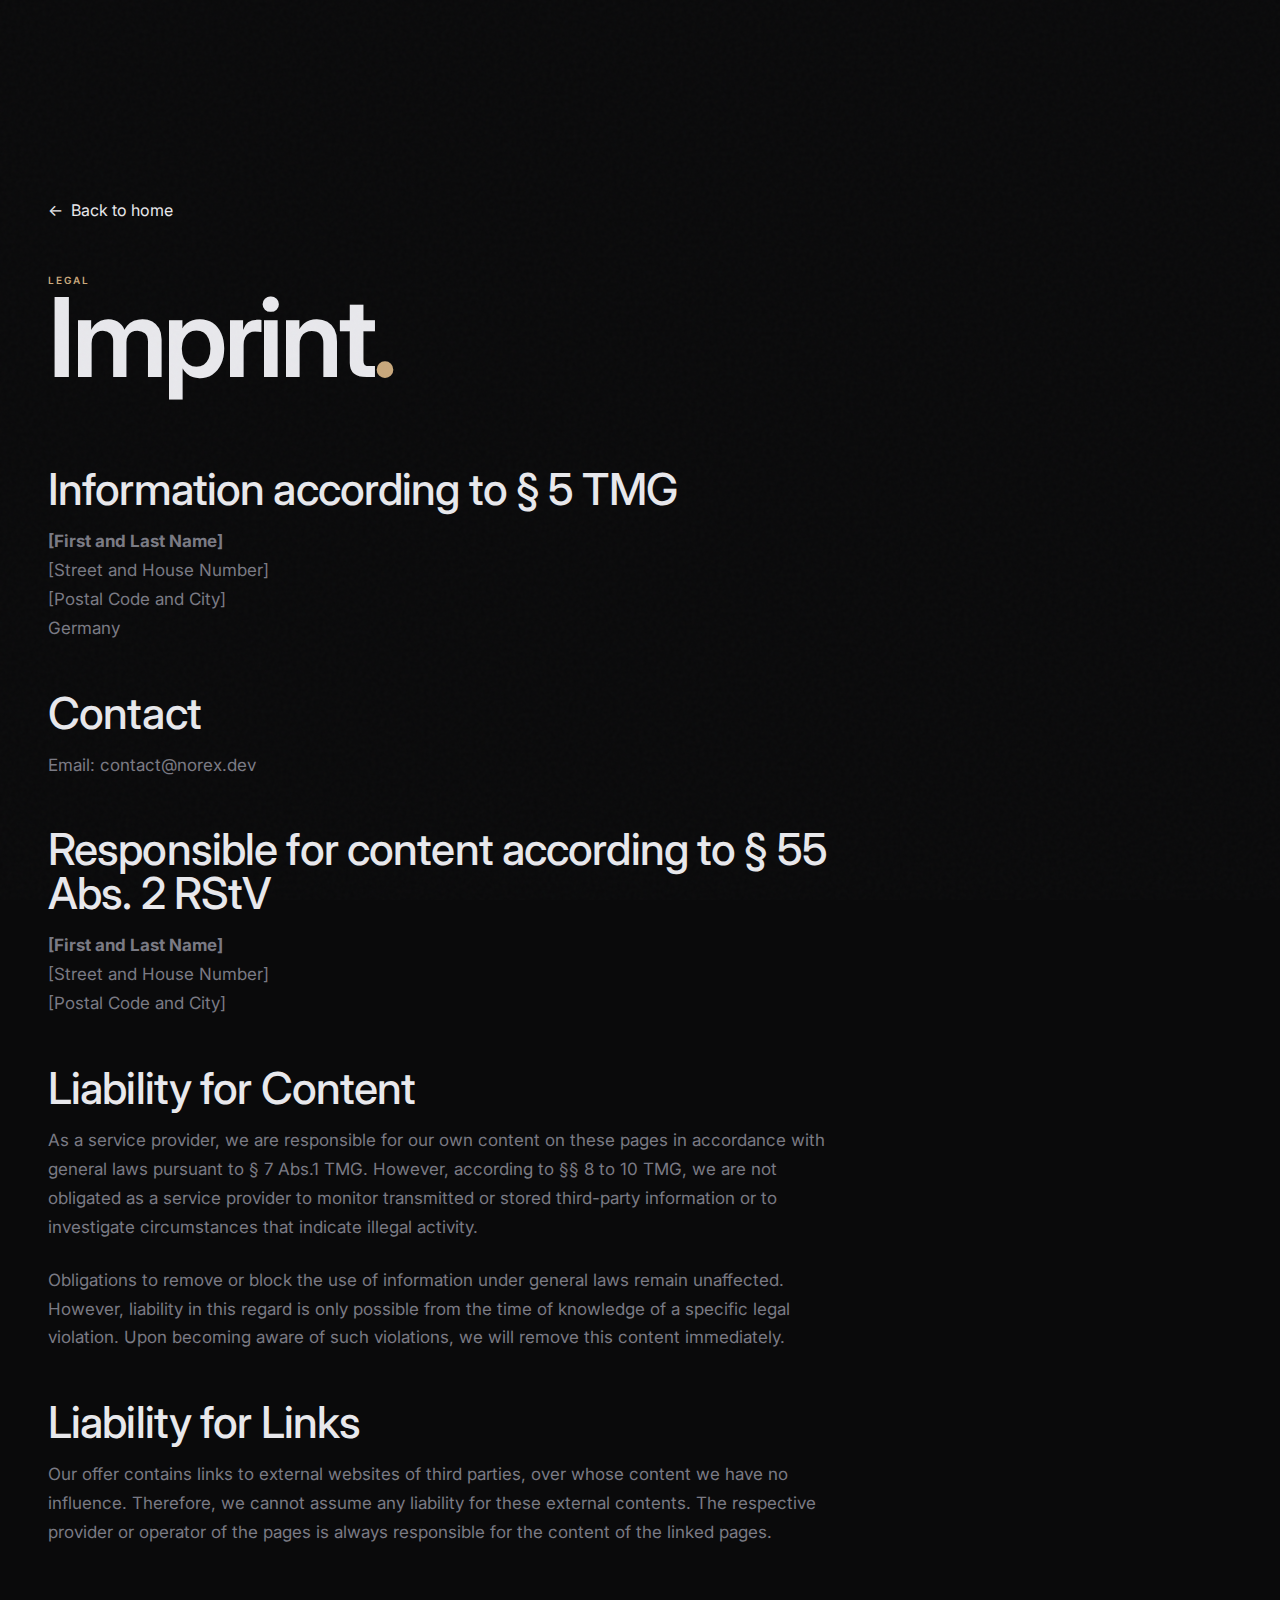
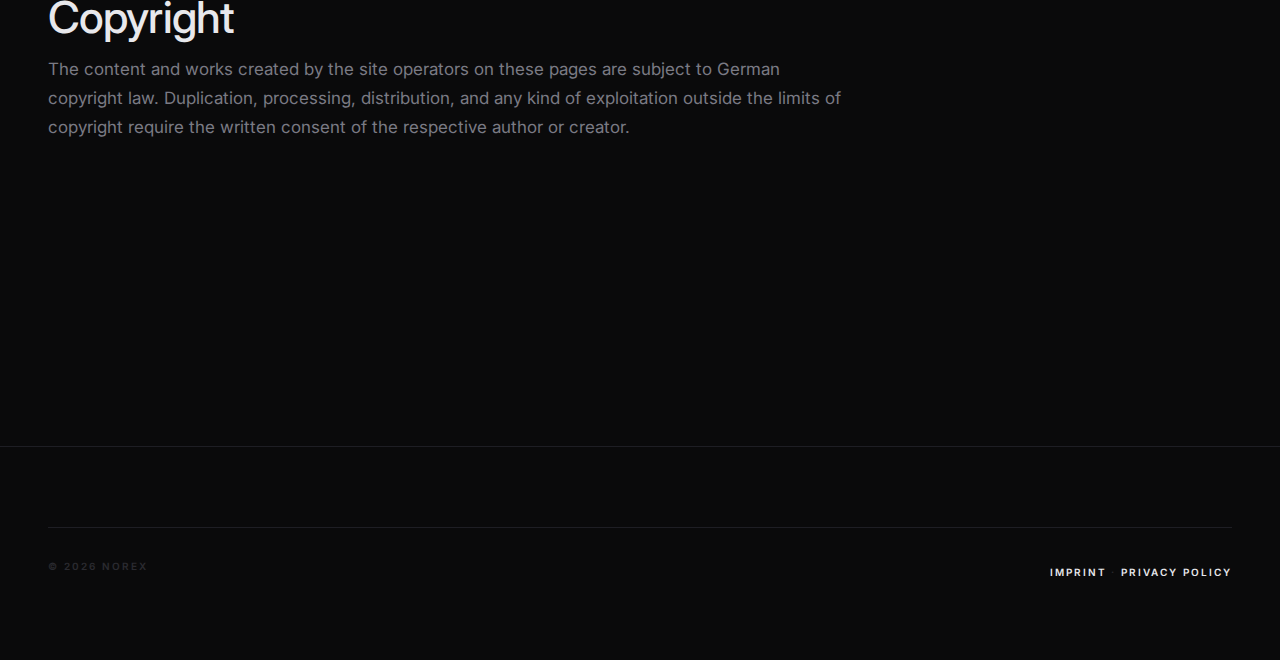
<file: imprint.html>
<!DOCTYPE html>
<html lang="en">
<head>
  <meta charset="UTF-8">
  <meta name="viewport" content="width=device-width, initial-scale=1.0">
  <meta name="description" content="Legal Notice — NOREX Website">
  <meta name="robots" content="noindex, follow">
  <title>Imprint — NOREX</title>

  <!-- Favicon -->
  <link rel="icon" type="image/svg+xml" href="assets/favicon.svg">
  <link rel="apple-touch-icon" href="assets/favicon.svg">

  <!-- Fonts -->
  <link rel="preconnect" href="https://fonts.googleapis.com">
  <link rel="preconnect" href="https://fonts.gstatic.com" crossorigin>
  <link href="https://fonts.googleapis.com/css2?family=Inter:wght@400;500;600;700&family=JetBrains+Mono:wght@400;500&display=swap" rel="stylesheet">

  <!-- Styles -->
  <link rel="stylesheet" href="css/variables.css">
  <link rel="stylesheet" href="css/base.css">
  <link rel="stylesheet" href="css/typography.css">
  <link rel="stylesheet" href="css/components.css">
  <link rel="stylesheet" href="css/layout.css">
  <link rel="stylesheet" href="css/animations.css">
  <link rel="stylesheet" href="css/responsive.css">

  <style>
    .legal-page { padding: var(--space-3xl) 0; min-height: 100vh; }
    .legal-page__header { margin-bottom: var(--space-xl); }
    .legal-page__content { max-width: 800px; }
    .legal-page__content h2 { margin-top: var(--space-lg); margin-bottom: var(--space-sm); }
    .legal-page__content p { margin-bottom: var(--space-md); color: var(--text-dim); }
    .legal-page__back { display: inline-flex; align-items: center; gap: var(--space-xs); margin-bottom: var(--space-lg); }
    .legal-page__back:hover { color: var(--accent); }
  </style>
</head>
<body data-theme="dark">
  <div class="grain" aria-hidden="true"></div>
  <div id="page-wipe" class="page-wipe" aria-hidden="true"></div>

  <main class="legal-page loaded">
    <div class="container">
      <a href="index.html" id="back-link" class="legal-page__back link-hover">
        <span>←</span>
        <span>Back to home</span>
      </a>

      <header class="legal-page__header">
        <span class="caption accent">Legal</span>
        <h1 class="display">Imprint<span class="accent">.</span></h1>
      </header>

      <div class="legal-page__content">
        <h2 class="h2">Information according to § 5 TMG</h2>
        <p class="body">
          <strong>[First and Last Name]</strong><br>
          [Street and House Number]<br>
          [Postal Code and City]<br>
          Germany
        </p>

        <h2 class="h2">Contact</h2>
        <p class="body">
          Email: <a href="mailto:contact@norex.dev" class="link-hover accent">contact@norex.dev</a>
        </p>

        <h2 class="h2">Responsible for content according to § 55 Abs. 2 RStV</h2>
        <p class="body">
          <strong>[First and Last Name]</strong><br>
          [Street and House Number]<br>
          [Postal Code and City]
        </p>

        <h2 class="h2">Liability for Content</h2>
        <p class="body">
          As a service provider, we are responsible for our own content on these pages in accordance with general laws pursuant to § 7 Abs.1 TMG. However, according to §§ 8 to 10 TMG, we are not obligated as a service provider to monitor transmitted or stored third-party information or to investigate circumstances that indicate illegal activity.
        </p>
        <p class="body">
          Obligations to remove or block the use of information under general laws remain unaffected. However, liability in this regard is only possible from the time of knowledge of a specific legal violation. Upon becoming aware of such violations, we will remove this content immediately.
        </p>

        <h2 class="h2">Liability for Links</h2>
        <p class="body">
          Our offer contains links to external websites of third parties, over whose content we have no influence. Therefore, we cannot assume any liability for these external contents. The respective provider or operator of the pages is always responsible for the content of the linked pages.
        </p>

        <h2 class="h2">Copyright</h2>
        <p class="body">
          The content and works created by the site operators on these pages are subject to German copyright law. Duplication, processing, distribution, and any kind of exploitation outside the limits of copyright require the written consent of the respective author or creator.
        </p>
      </div>
    </div>
  </main>

  <footer class="footer">
    <div class="container">
      <div class="footer__bottom">
        <span class="caption text-ghost">© 2026 NOREX</span>
        <div>
          <a href="imprint.html" class="caption text-ghost link-hover">Imprint</a>
          <span class="caption text-ghost"> · </span>
          <a href="privacy.html" class="caption text-ghost link-hover">Privacy Policy</a>
        </div>
      </div>
    </div>
  </footer>

  <script>
    // Apply saved theme
    const savedTheme = localStorage.getItem('norex-theme');
    if (savedTheme) document.body.dataset.theme = savedTheme;

    // Page wipe animation on back link
    const backLink = document.getElementById('back-link');
    const pageWipe = document.getElementById('page-wipe');

    if (backLink && pageWipe) {
      backLink.addEventListener('click', (e) => {
        e.preventDefault();
        sessionStorage.setItem('norex-from-legal', 'true');
        pageWipe.classList.add('active');
        setTimeout(() => {
          window.location.href = backLink.href;
        }, 500);
      });
    }
  </script>
</body>
</html>
</file>
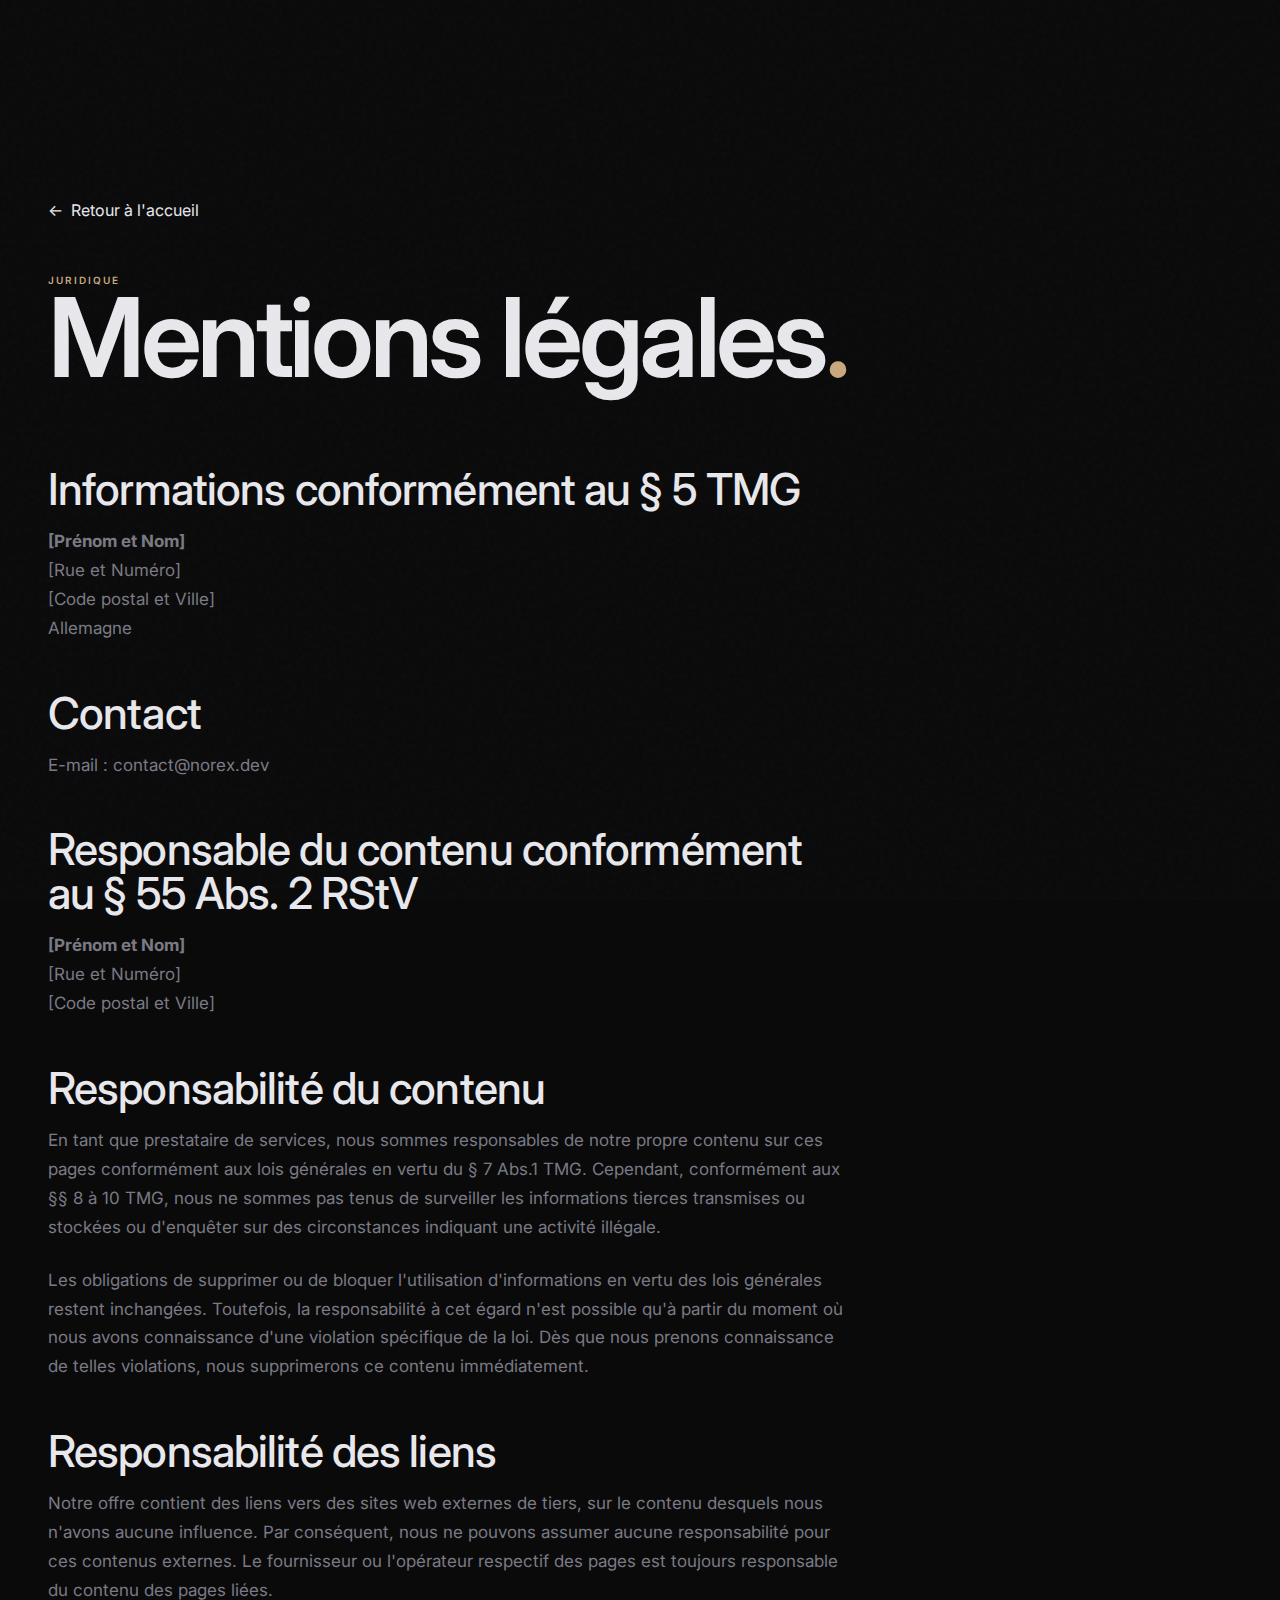
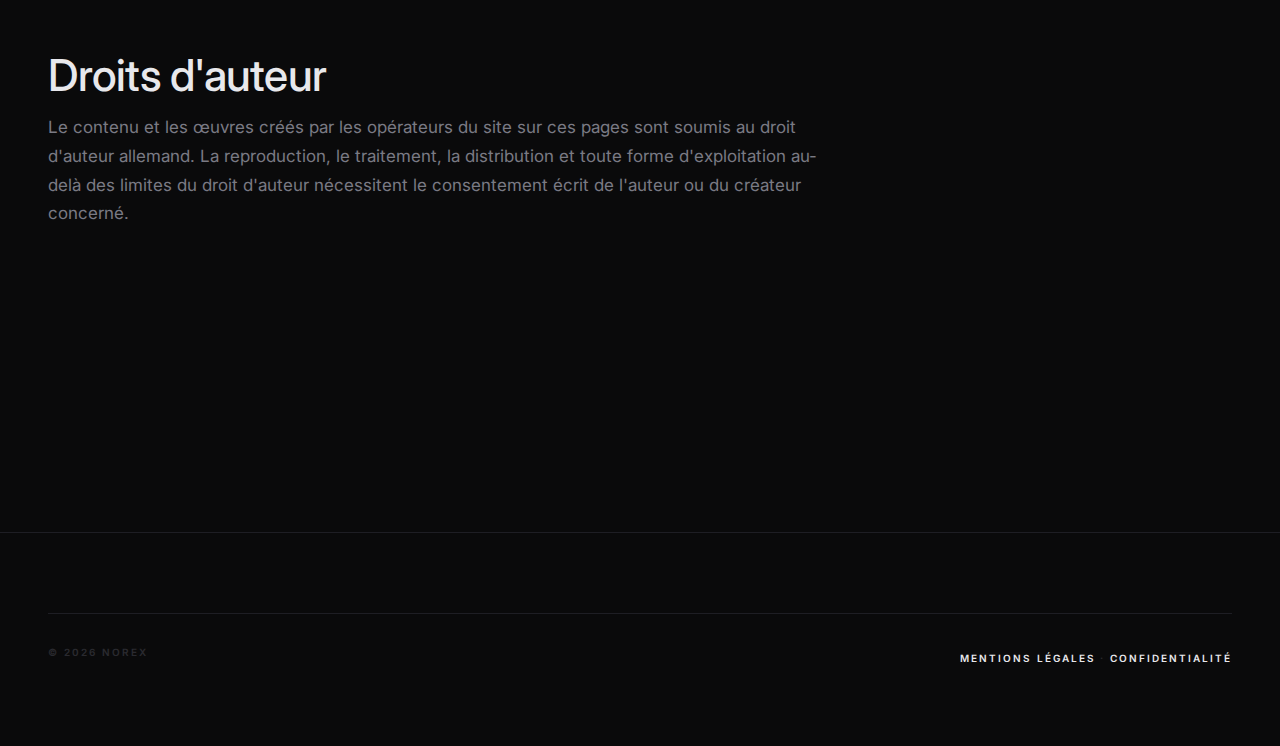
<file: mentions-legales.html>
<!DOCTYPE html>
<html lang="fr">
<head>
  <meta charset="UTF-8">
  <meta name="viewport" content="width=device-width, initial-scale=1.0">
  <meta name="description" content="Mentions légales — Site web NOREX">
  <meta name="robots" content="noindex, follow">
  <title>Mentions légales — NOREX</title>

  <!-- Favicon -->
  <link rel="icon" type="image/svg+xml" href="assets/favicon.svg">
  <link rel="apple-touch-icon" href="assets/favicon.svg">

  <!-- Fonts -->
  <link rel="preconnect" href="https://fonts.googleapis.com">
  <link rel="preconnect" href="https://fonts.gstatic.com" crossorigin>
  <link href="https://fonts.googleapis.com/css2?family=Inter:wght@400;500;600;700&family=JetBrains+Mono:wght@400;500&display=swap" rel="stylesheet">

  <!-- Styles -->
  <link rel="stylesheet" href="css/variables.css">
  <link rel="stylesheet" href="css/base.css">
  <link rel="stylesheet" href="css/typography.css">
  <link rel="stylesheet" href="css/components.css">
  <link rel="stylesheet" href="css/layout.css">
  <link rel="stylesheet" href="css/animations.css">
  <link rel="stylesheet" href="css/responsive.css">

  <style>
    .legal-page { padding: var(--space-3xl) 0; min-height: 100vh; }
    .legal-page__header { margin-bottom: var(--space-xl); }
    .legal-page__content { max-width: 800px; }
    .legal-page__content h2 { margin-top: var(--space-lg); margin-bottom: var(--space-sm); }
    .legal-page__content p { margin-bottom: var(--space-md); color: var(--text-dim); }
    .legal-page__back { display: inline-flex; align-items: center; gap: var(--space-xs); margin-bottom: var(--space-lg); }
    .legal-page__back:hover { color: var(--accent); }
  </style>
</head>
<body data-theme="dark">
  <div class="grain" aria-hidden="true"></div>
  <div id="page-wipe" class="page-wipe" aria-hidden="true"></div>

  <main class="legal-page loaded">
    <div class="container">
      <a href="index.html" id="back-link" class="legal-page__back link-hover">
        <span>←</span>
        <span>Retour à l'accueil</span>
      </a>

      <header class="legal-page__header">
        <span class="caption accent">Juridique</span>
        <h1 class="display">Mentions légales<span class="accent">.</span></h1>
      </header>

      <div class="legal-page__content">
        <h2 class="h2">Informations conformément au § 5 TMG</h2>
        <p class="body">
          <strong>[Prénom et Nom]</strong><br>
          [Rue et Numéro]<br>
          [Code postal et Ville]<br>
          Allemagne
        </p>

        <h2 class="h2">Contact</h2>
        <p class="body">
          E-mail : <a href="mailto:contact@norex.dev" class="link-hover accent">contact@norex.dev</a>
        </p>

        <h2 class="h2">Responsable du contenu conformément au § 55 Abs. 2 RStV</h2>
        <p class="body">
          <strong>[Prénom et Nom]</strong><br>
          [Rue et Numéro]<br>
          [Code postal et Ville]
        </p>

        <h2 class="h2">Responsabilité du contenu</h2>
        <p class="body">
          En tant que prestataire de services, nous sommes responsables de notre propre contenu sur ces pages conformément aux lois générales en vertu du § 7 Abs.1 TMG. Cependant, conformément aux §§ 8 à 10 TMG, nous ne sommes pas tenus de surveiller les informations tierces transmises ou stockées ou d'enquêter sur des circonstances indiquant une activité illégale.
        </p>
        <p class="body">
          Les obligations de supprimer ou de bloquer l'utilisation d'informations en vertu des lois générales restent inchangées. Toutefois, la responsabilité à cet égard n'est possible qu'à partir du moment où nous avons connaissance d'une violation spécifique de la loi. Dès que nous prenons connaissance de telles violations, nous supprimerons ce contenu immédiatement.
        </p>

        <h2 class="h2">Responsabilité des liens</h2>
        <p class="body">
          Notre offre contient des liens vers des sites web externes de tiers, sur le contenu desquels nous n'avons aucune influence. Par conséquent, nous ne pouvons assumer aucune responsabilité pour ces contenus externes. Le fournisseur ou l'opérateur respectif des pages est toujours responsable du contenu des pages liées.
        </p>

        <h2 class="h2">Droits d'auteur</h2>
        <p class="body">
          Le contenu et les œuvres créés par les opérateurs du site sur ces pages sont soumis au droit d'auteur allemand. La reproduction, le traitement, la distribution et toute forme d'exploitation au-delà des limites du droit d'auteur nécessitent le consentement écrit de l'auteur ou du créateur concerné.
        </p>
      </div>
    </div>
  </main>

  <footer class="footer">
    <div class="container">
      <div class="footer__bottom">
        <span class="caption text-ghost">© 2026 NOREX</span>
        <div>
          <a href="mentions-legales.html" class="caption text-ghost link-hover">Mentions légales</a>
          <span class="caption text-ghost"> · </span>
          <a href="confidentialite.html" class="caption text-ghost link-hover">Confidentialité</a>
        </div>
      </div>
    </div>
  </footer>

  <script>
    // Apply saved theme
    const savedTheme = localStorage.getItem('norex-theme');
    if (savedTheme) document.body.dataset.theme = savedTheme;

    // Page wipe animation on back link
    const backLink = document.getElementById('back-link');
    const pageWipe = document.getElementById('page-wipe');

    if (backLink && pageWipe) {
      backLink.addEventListener('click', (e) => {
        e.preventDefault();
        sessionStorage.setItem('norex-from-legal', 'true');
        pageWipe.classList.add('active');
        setTimeout(() => {
          window.location.href = backLink.href;
        }, 500);
      });
    }
  </script>
</body>
</html>
</file>
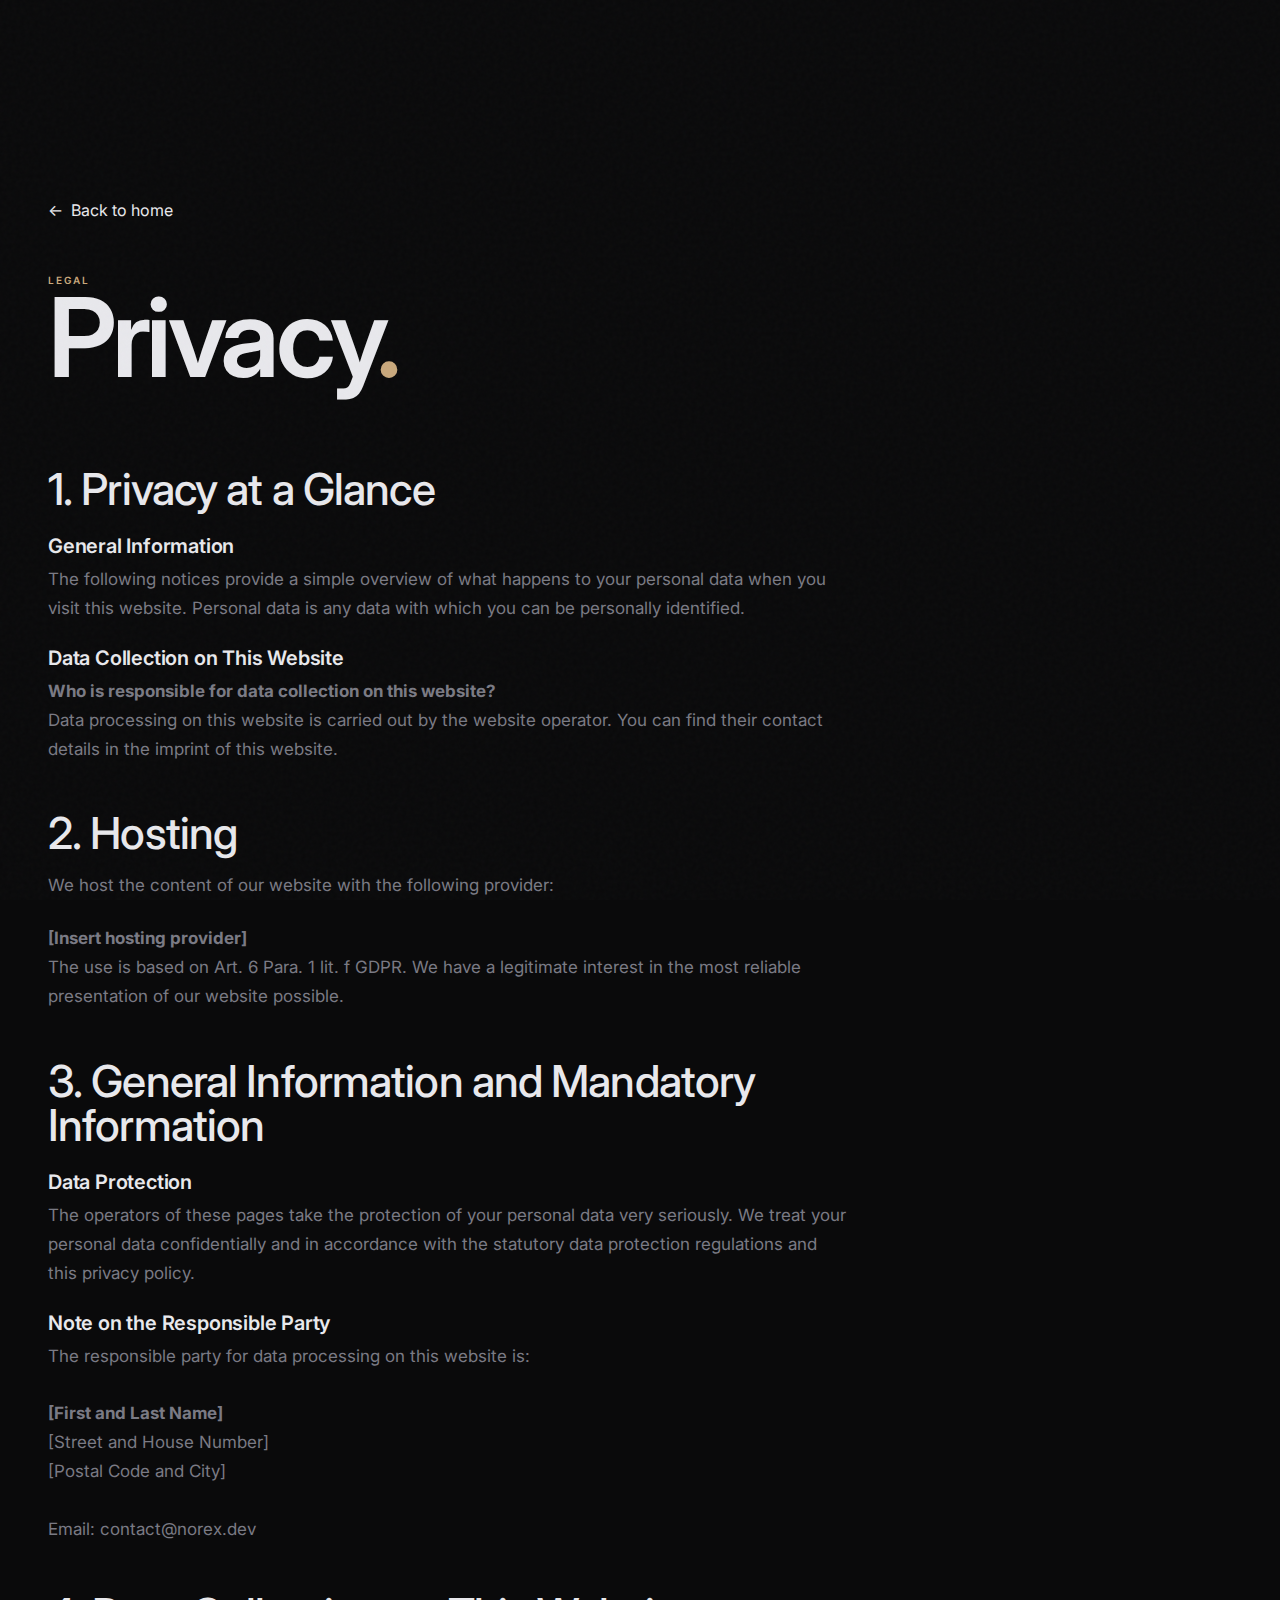
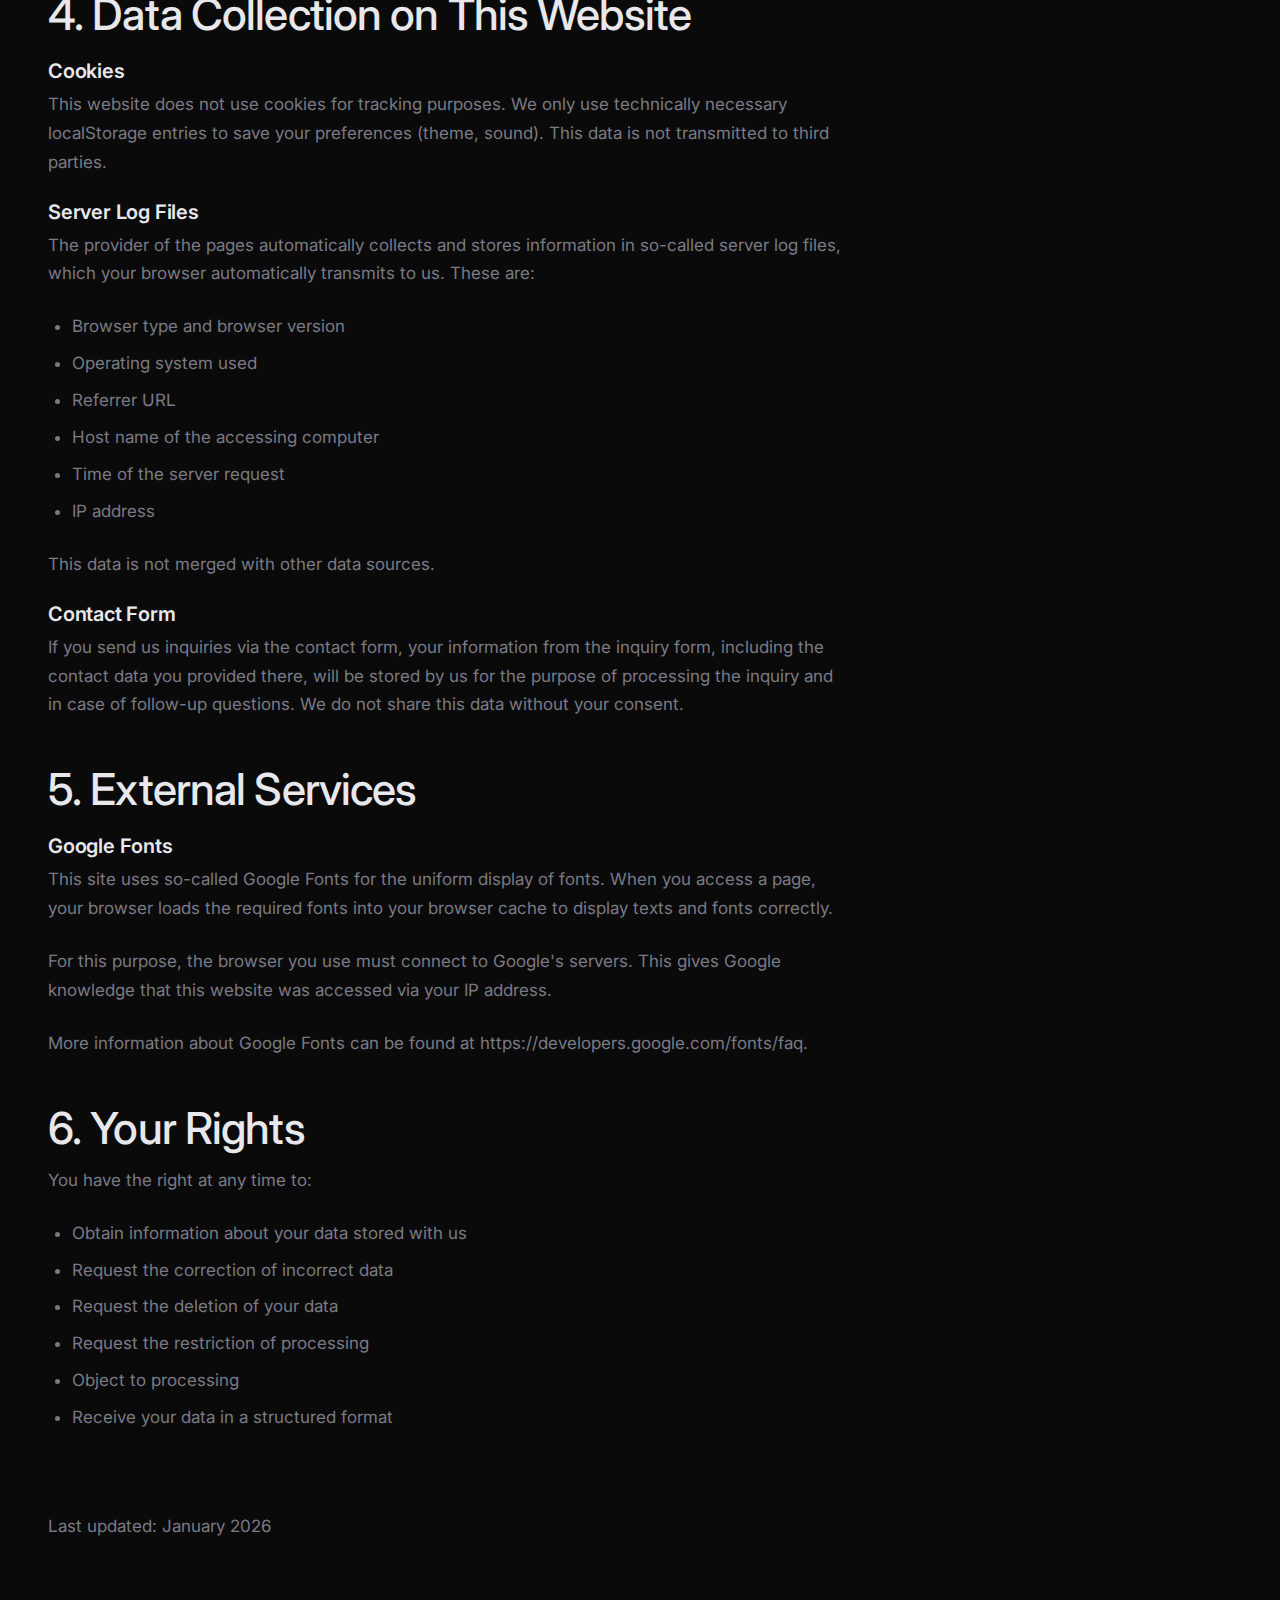
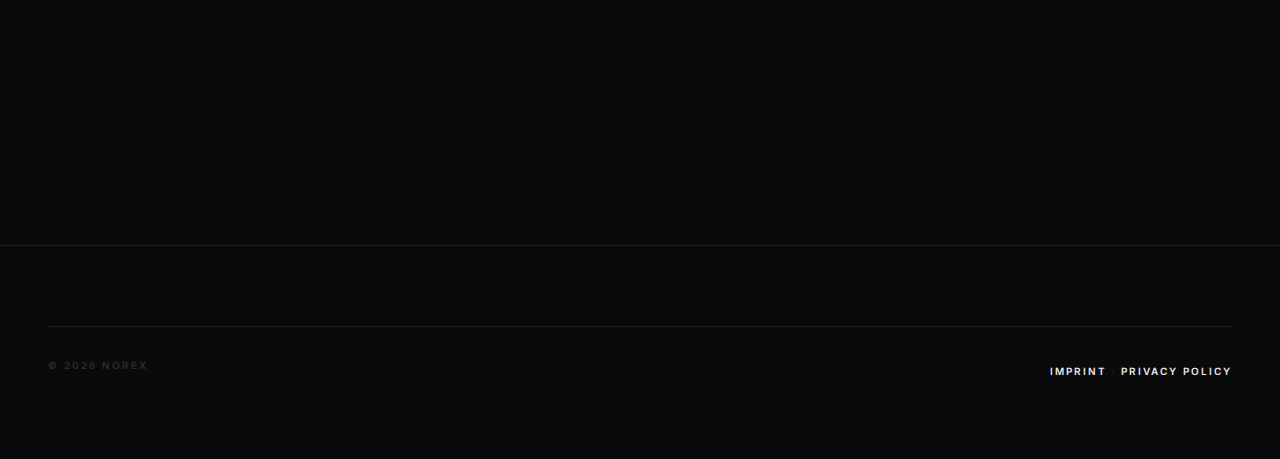
<file: privacy.html>
<!DOCTYPE html>
<html lang="en">
<head>
  <meta charset="UTF-8">
  <meta name="viewport" content="width=device-width, initial-scale=1.0">
  <meta name="description" content="Privacy Policy — NOREX Website">
  <meta name="robots" content="noindex, follow">
  <title>Privacy Policy — NOREX</title>

  <!-- Favicon -->
  <link rel="icon" type="image/svg+xml" href="assets/favicon.svg">
  <link rel="apple-touch-icon" href="assets/favicon.svg">

  <!-- Fonts -->
  <link rel="preconnect" href="https://fonts.googleapis.com">
  <link rel="preconnect" href="https://fonts.gstatic.com" crossorigin>
  <link href="https://fonts.googleapis.com/css2?family=Inter:wght@400;500;600;700&family=JetBrains+Mono:wght@400;500&display=swap" rel="stylesheet">

  <!-- Styles -->
  <link rel="stylesheet" href="css/variables.css">
  <link rel="stylesheet" href="css/base.css">
  <link rel="stylesheet" href="css/typography.css">
  <link rel="stylesheet" href="css/components.css">
  <link rel="stylesheet" href="css/layout.css">
  <link rel="stylesheet" href="css/animations.css">
  <link rel="stylesheet" href="css/responsive.css">

  <style>
    .legal-page { padding: var(--space-3xl) 0; min-height: 100vh; }
    .legal-page__header { margin-bottom: var(--space-xl); }
    .legal-page__content { max-width: 800px; }
    .legal-page__content h2 { margin-top: var(--space-lg); margin-bottom: var(--space-sm); }
    .legal-page__content h3 { margin-top: var(--space-md); margin-bottom: var(--space-xs); color: var(--text); }
    .legal-page__content p, .legal-page__content ul { margin-bottom: var(--space-md); color: var(--text-dim); }
    .legal-page__content ul { padding-left: var(--space-md); }
    .legal-page__content li { margin-bottom: var(--space-xs); }
    .legal-page__back { display: inline-flex; align-items: center; gap: var(--space-xs); margin-bottom: var(--space-lg); }
    .legal-page__back:hover { color: var(--accent); }
  </style>
</head>
<body data-theme="dark">
  <div class="grain" aria-hidden="true"></div>
  <div id="page-wipe" class="page-wipe" aria-hidden="true"></div>

  <main class="legal-page loaded">
    <div class="container">
      <a href="index.html" id="back-link" class="legal-page__back link-hover">
        <span>←</span>
        <span>Back to home</span>
      </a>

      <header class="legal-page__header">
        <span class="caption accent">Legal</span>
        <h1 class="display">Privacy<span class="accent">.</span></h1>
      </header>

      <div class="legal-page__content">
        <h2 class="h2">1. Privacy at a Glance</h2>

        <h3 class="h3">General Information</h3>
        <p class="body">
          The following notices provide a simple overview of what happens to your personal data when you visit this website. Personal data is any data with which you can be personally identified.
        </p>

        <h3 class="h3">Data Collection on This Website</h3>
        <p class="body">
          <strong>Who is responsible for data collection on this website?</strong><br>
          Data processing on this website is carried out by the website operator. You can find their contact details in the imprint of this website.
        </p>

        <h2 class="h2">2. Hosting</h2>
        <p class="body">
          We host the content of our website with the following provider:
        </p>
        <p class="body">
          <strong>[Insert hosting provider]</strong><br>
          The use is based on Art. 6 Para. 1 lit. f GDPR. We have a legitimate interest in the most reliable presentation of our website possible.
        </p>

        <h2 class="h2">3. General Information and Mandatory Information</h2>

        <h3 class="h3">Data Protection</h3>
        <p class="body">
          The operators of these pages take the protection of your personal data very seriously. We treat your personal data confidentially and in accordance with the statutory data protection regulations and this privacy policy.
        </p>

        <h3 class="h3">Note on the Responsible Party</h3>
        <p class="body">
          The responsible party for data processing on this website is:<br><br>
          <strong>[First and Last Name]</strong><br>
          [Street and House Number]<br>
          [Postal Code and City]<br><br>
          Email: <a href="mailto:contact@norex.dev" class="link-hover accent">contact@norex.dev</a>
        </p>

        <h2 class="h2">4. Data Collection on This Website</h2>

        <h3 class="h3">Cookies</h3>
        <p class="body">
          This website does not use cookies for tracking purposes. We only use technically necessary localStorage entries to save your preferences (theme, sound). This data is not transmitted to third parties.
        </p>

        <h3 class="h3">Server Log Files</h3>
        <p class="body">
          The provider of the pages automatically collects and stores information in so-called server log files, which your browser automatically transmits to us. These are:
        </p>
        <ul class="body">
          <li>Browser type and browser version</li>
          <li>Operating system used</li>
          <li>Referrer URL</li>
          <li>Host name of the accessing computer</li>
          <li>Time of the server request</li>
          <li>IP address</li>
        </ul>
        <p class="body">
          This data is not merged with other data sources.
        </p>

        <h3 class="h3">Contact Form</h3>
        <p class="body">
          If you send us inquiries via the contact form, your information from the inquiry form, including the contact data you provided there, will be stored by us for the purpose of processing the inquiry and in case of follow-up questions. We do not share this data without your consent.
        </p>

        <h2 class="h2">5. External Services</h2>

        <h3 class="h3">Google Fonts</h3>
        <p class="body">
          This site uses so-called Google Fonts for the uniform display of fonts. When you access a page, your browser loads the required fonts into your browser cache to display texts and fonts correctly.
        </p>
        <p class="body">
          For this purpose, the browser you use must connect to Google's servers. This gives Google knowledge that this website was accessed via your IP address.
        </p>
        <p class="body">
          More information about Google Fonts can be found at <a href="https://developers.google.com/fonts/faq" target="_blank" rel="noopener" class="link-hover accent">https://developers.google.com/fonts/faq</a>.
        </p>

        <h2 class="h2">6. Your Rights</h2>
        <p class="body">
          You have the right at any time to:
        </p>
        <ul class="body">
          <li>Obtain information about your data stored with us</li>
          <li>Request the correction of incorrect data</li>
          <li>Request the deletion of your data</li>
          <li>Request the restriction of processing</li>
          <li>Object to processing</li>
          <li>Receive your data in a structured format</li>
        </ul>

        <p class="body text-muted" style="margin-top: var(--space-xl);">
          Last updated: January 2026
        </p>
      </div>
    </div>
  </main>

  <footer class="footer">
    <div class="container">
      <div class="footer__bottom">
        <span class="caption text-ghost">© 2026 NOREX</span>
        <div>
          <a href="imprint.html" class="caption text-ghost link-hover">Imprint</a>
          <span class="caption text-ghost"> · </span>
          <a href="privacy.html" class="caption text-ghost link-hover">Privacy Policy</a>
        </div>
      </div>
    </div>
  </footer>

  <script>
    // Apply saved theme
    const savedTheme = localStorage.getItem('norex-theme');
    if (savedTheme) document.body.dataset.theme = savedTheme;

    // Page wipe animation on back link
    const backLink = document.getElementById('back-link');
    const pageWipe = document.getElementById('page-wipe');

    if (backLink && pageWipe) {
      backLink.addEventListener('click', (e) => {
        e.preventDefault();
        sessionStorage.setItem('norex-from-legal', 'true');
        pageWipe.classList.add('active');
        setTimeout(() => {
          window.location.href = backLink.href;
        }, 500);
      });
    }
  </script>
</body>
</html>
</file>
<file: css/variables.css>
/* ==========================================================================
   CSS VARIABLES
   ========================================================================== */

:root {
  /* Dark Theme (Default) */
  --bg: #0A0A0B;
  --bg-alt: #0E0E10;
  --bg-card: #121214;
  --text: #E8E8EC;
  --text-dim: #7A7A84;
  --text-muted: #4A4A54;
  --text-ghost: #2A2A30;
  --accent: #C9A87C;
  --accent-dim: rgba(201, 168, 124, 0.15);
  --border: #1E1E24;
  --border-light: #2A2A32;
  --stable: #5A8A5A;
  --glow: rgba(201, 168, 124, 0.06);
  --particle: 201, 168, 124;
  --grain-opacity: 0.025;
  
  /* Spacing */
  --space-xs: 8px;
  --space-sm: 16px;
  --space-md: 24px;
  --space-lg: 48px;
  --space-xl: 80px;
  --space-2xl: 120px;
  --space-3xl: 200px;
  
  /* Container */
  --container-max: 1400px;
  --container-padding: 48px;
  
  /* Transitions */
  --ease-out: cubic-bezier(0.16, 1, 0.3, 1);
  --ease-in-out: cubic-bezier(0.7, 0, 0.3, 1);
  --duration-fast: 0.15s;
  --duration-normal: 0.3s;
  --duration-slow: 0.6s;
  --duration-reveal: 1s;
  
  /* Z-Index */
  --z-particles: 0;
  --z-content: 2;
  --z-nav: 100;
  --z-mobile-menu: 99;
  --z-cursor: 9997;
  --z-grain: 9998;
  --z-wipe: 9999;
  --z-preloader: 10000;
  --z-skip: 10001;
}

/* Light Theme */
[data-theme="light"] {
  --bg: #F8F7F4;
  --bg-alt: #FFFFFF;
  --bg-card: #FFFFFF;
  --text: #1A1A1E;
  --text-dim: #5A5A64;
  --text-muted: #8A8A94;
  --text-ghost: #D0D0D4;
  --accent: #8A6B3A;
  --accent-dim: rgba(138, 107, 58, 0.12);
  --border: #E5E4E0;
  --border-light: #ECEAE6;
  --stable: #4A7A4A;
  --glow: rgba(138, 107, 58, 0.08);
  --particle: 138, 107, 58;
  --grain-opacity: 0.015;
}
</file>
<file: css/base.css>
/* ==========================================================================
   BASE STYLES
   ========================================================================== */

*, *::before, *::after {
  margin: 0;
  padding: 0;
  box-sizing: border-box;
}

html {
  scroll-behavior: auto;
  -webkit-font-smoothing: antialiased;
  -moz-osx-font-smoothing: grayscale;
}

body {
  font-family: 'Inter', system-ui, -apple-system, sans-serif;
  background: var(--bg);
  color: var(--text);
  overflow-x: hidden;
  transition: background var(--duration-slow) ease, color var(--duration-slow) ease;
}

::selection {
  background: var(--accent);
  color: var(--bg);
}

:focus-visible {
  outline: 2px solid var(--accent);
  outline-offset: 2px;
}

a {
  color: inherit;
  text-decoration: none;
}

button {
  font-family: inherit;
  cursor: pointer;
}

img {
  max-width: 100%;
  height: auto;
}

/* Skip Link */
.skip-link {
  position: absolute;
  top: -100px;
  left: var(--space-sm);
  padding: var(--space-xs) var(--space-sm);
  background: var(--accent);
  color: var(--bg);
  border-radius: 4px;
  font-weight: 600;
  z-index: var(--z-skip);
  transition: top var(--duration-normal) ease;
}

.skip-link:focus {
  top: var(--space-sm);
}

/* Container */
.container {
  max-width: var(--container-max);
  margin: 0 auto;
  padding: 0 var(--container-padding);
}

/* Background Effects */
.grain {
  position: fixed;
  inset: 0;
  pointer-events: none;
  z-index: var(--z-grain);
  opacity: var(--grain-opacity);
  background-image: url("data:image/svg+xml,%3Csvg viewBox='0 0 256 256' xmlns='http://www.w3.org/2000/svg'%3E%3Cfilter id='n'%3E%3CfeTurbulence type='fractalNoise' baseFrequency='0.8' numOctaves='4' stitchTiles='stitch'/%3E%3C/filter%3E%3Crect width='100%25' height='100%25' filter='url(%23n)'/%3E%3C/svg%3E");
}

.grid-overlay {
  position: fixed;
  inset: 0;
  pointer-events: none;
  z-index: 1;
  opacity: 0.02;
  background-image: 
    linear-gradient(var(--accent) 1px, transparent 1px),
    linear-gradient(90deg, var(--accent) 1px, transparent 1px);
  background-size: 80px 80px;
}

#particles {
  position: fixed;
  inset: 0;
  z-index: var(--z-particles);
  pointer-events: none;
}

.cursor-square {
  position: fixed;
  width: 20px;
  height: 20px;
  border: 1px solid var(--accent);
  pointer-events: none;
  z-index: var(--z-cursor);
  transition: transform 0.1s ease-out, opacity var(--duration-normal) ease;
  mix-blend-mode: difference;
  opacity: 0;
}

.ambient-glow {
  position: fixed;
  width: 800px;
  height: 800px;
  border-radius: 50%;
  background: radial-gradient(circle, var(--glow) 0%, transparent 60%);
  pointer-events: none;
  z-index: 0;
  transition: left 1.5s var(--ease-out), top 1.5s var(--ease-out);
  transform: translate(-50%, -50%);
}

/* Page Wipe */
.page-wipe {
  position: fixed;
  inset: 0;
  background: var(--accent);
  z-index: var(--z-wipe);
  transform-origin: left;
  transform: scaleX(0);
}

.page-wipe.active {
  animation: wipe 0.5s var(--ease-in-out) forwards;
}

/* Preloader */
.preloader {
  position: fixed;
  inset: 0;
  background: var(--bg);
  display: flex;
  flex-direction: column;
  align-items: center;
  justify-content: center;
  z-index: var(--z-preloader);
  transition: opacity 0.5s ease;
}

.preloader.done {
  opacity: 0;
  pointer-events: none;
}

.preloader__logo {
  width: 64px;
  height: 64px;
  border: 2px solid var(--accent);
  display: flex;
  align-items: center;
  justify-content: center;
  margin-bottom: 32px;
  animation: pulse 1.5s ease infinite;
}

.preloader__logo span {
  font-size: 26px;
  font-weight: 700;
  color: var(--accent);
}

.preloader__bar {
  width: 180px;
  height: 2px;
  background: var(--border);
  overflow: hidden;
  margin-bottom: 16px;
}

.preloader__progress {
  width: 0%;
  height: 100%;
  background: var(--accent);
  transition: width 0.2s ease;
}

.preloader__text {
  font-size: 10px;
  font-family: monospace;
  letter-spacing: 0.2em;
  color: var(--text-muted);
}

/* Pages */
.page {
  display: none;
}

.page--active {
  display: block;
}

/* Main Content */
main {
  position: relative;
  z-index: var(--z-content);
  opacity: 0;
  transition: opacity 0.8s ease 0.3s;
}

main.loaded {
  opacity: 1;
}
</file>
<file: css/typography.css>
/* ==========================================================================
   TYPOGRAPHY
   ========================================================================== */

.massive {
  font-size: clamp(80px, 18vw, 260px);
  font-weight: 700;
  letter-spacing: -0.05em;
  line-height: 0.8;
}

.massive--sm {
  font-size: clamp(48px, 12vw, 120px);
}

.display {
  font-size: clamp(48px, 10vw, 110px);
  font-weight: 600;
  letter-spacing: -0.04em;
  line-height: 0.9;
}

.h1 {
  font-size: clamp(32px, 6vw, 64px);
  font-weight: 600;
  letter-spacing: -0.03em;
  line-height: 0.95;
}

.h2 {
  font-size: clamp(24px, 4vw, 44px);
  font-weight: 500;
  letter-spacing: -0.02em;
  line-height: 1;
}

.h3 {
  font-size: 20px;
  font-weight: 600;
  letter-spacing: -0.01em;
  line-height: 1.1;
}

.body {
  font-size: 17px;
  font-weight: 400;
  line-height: 1.7;
}

.small {
  font-size: 14px;
  font-weight: 400;
  line-height: 1.6;
}

.caption {
  font-size: 10px;
  font-weight: 600;
  letter-spacing: 0.2em;
  text-transform: uppercase;
}

.mono {
  font-family: 'JetBrains Mono', monospace;
  font-size: 13px;
  font-weight: 500;
}

/* Text Colors */
.text-dim { color: var(--text-dim); }
.text-muted { color: var(--text-muted); }
.text-ghost { color: var(--text-ghost); }
.accent { color: var(--accent); }

/* Vertical Text */
.vertical {
  writing-mode: vertical-rl;
  text-orientation: mixed;
  font-size: 11px;
  letter-spacing: 0.3em;
  color: var(--text-muted);
}
</file>
<file: css/components.css>
/* ==========================================================================
   COMPONENTS
   ========================================================================== */

/* Square - Signature Element */
.square {
  width: var(--size, 12px);
  height: var(--size, 12px);
  border: 1.5px solid var(--accent);
  display: inline-flex;
  align-items: center;
  justify-content: center;
  transition: all 0.4s var(--ease-out);
  flex-shrink: 0;
}

.square:hover {
  background: var(--accent);
  transform: rotate(45deg);
}

.square--8 { --size: 8px; }
.square--10 { --size: 10px; }
.square--12 { --size: 12px; }
.square--20 { --size: 20px; }
.square--24 { --size: 24px; }
.square--32 { --size: 32px; }
.square--35 { --size: 35px; }
.square--36 { --size: 36px; }
.square--50 { --size: 50px; }
.square--65 { --size: 65px; }
.square--80 { --size: 80px; }

.square--filled {
  background: currentColor;
  border-color: currentColor;
}

.square span {
  font-size: calc(var(--size, 12px) * 0.4);
  font-weight: 700;
  color: var(--accent);
}

.square svg {
  color: var(--accent);
  transition: all var(--duration-normal) ease;
}

.square:hover svg {
  color: var(--bg);
}

/* Icon States */
.lang-icon {
  font-size: 10px;
  font-weight: 600;
  letter-spacing: 0.05em;
}

[data-sound="off"] .sound-waves { display: none; }
[data-sound="off"] .sound-off { display: block !important; }

[data-theme="dark"] .moon { display: none; }
[data-theme="dark"] .sun,
[data-theme="dark"] .sun-rays { display: block; }
[data-theme="light"] .sun,
[data-theme="light"] .sun-rays { display: none; }
[data-theme="light"] .moon { display: block !important; }

/* Buttons */
.btn {
  display: inline-flex;
  align-items: center;
  gap: 12px;
  padding: 16px 32px;
  background: transparent;
  border: 1px solid var(--border);
  color: var(--text);
  font-size: 13px;
  font-weight: 600;
  letter-spacing: 0.05em;
  cursor: pointer;
  transition: all var(--duration-normal) var(--ease-out);
  text-decoration: none;
  white-space: nowrap;
}

.btn:hover {
  border-color: var(--accent);
  background: var(--accent);
  color: var(--bg);
}

.btn--primary {
  border-color: var(--border);
}

.btn--ghost {
  padding: 12px 0;
  border: none;
}

.btn--ghost:hover {
  background: transparent;
  color: var(--text);
  text-decoration: underline;
  text-underline-offset: 4px;
}

/* Link Hover */
.link-hover {
  position: relative;
  text-decoration: none;
  color: inherit;
}

.link-hover::after {
  content: '';
  position: absolute;
  bottom: -2px;
  left: 0;
  width: 0;
  height: 1px;
  background: var(--accent);
  transition: width 0.4s var(--ease-out);
}

.link-hover:hover::after {
  width: 100%;
}

/* Cards */
.card {
  background: var(--bg-card);
  border: 1px solid var(--border);
  padding: 32px;
  transition: all 0.4s ease;
}

.card:hover {
  border-color: var(--accent);
  transform: translateY(-8px);
}

.card--offset {
  margin-top: 48px;
}

.card__header {
  display: flex;
  justify-content: space-between;
  margin-bottom: 20px;
}

.card__status {
  margin-top: 24px;
  display: flex;
  align-items: center;
  gap: 8px;
}

/* Status Dot */
.status-dot {
  width: 6px;
  height: 6px;
  border-radius: 50%;
  flex-shrink: 0;
}

.status-dot--stable {
  background: var(--stable);
}

.status-text--stable {
  color: var(--stable);
}

/* Tags */
.tag {
  display: inline-block;
  font-family: 'JetBrains Mono', monospace;
  font-size: 12px;
  padding: 8px 16px;
  background: var(--bg-alt);
  border: 1px solid var(--border);
  color: var(--text-dim);
}

/* Terminal */
.terminal {
  background: #09090B;
  border: 1px solid var(--border);
  border-radius: 12px;
  overflow: hidden;
  font-family: 'JetBrains Mono', monospace;
  font-size: 13px;
  max-width: 680px;
  width: 100%;
}

.terminal__header {
  padding: 12px 20px;
  background: #0F0F11;
  border-bottom: 1px solid var(--border);
  display: flex;
  align-items: center;
}

.terminal__dots {
  display: flex;
  gap: 8px;
}

.terminal__dot {
  width: 12px;
  height: 12px;
  border-radius: 50%;
}

.terminal__dot--red { background: #FF5F56; }
.terminal__dot--yellow { background: #FFBD2E; }
.terminal__dot--green { background: #27CA3F; }

.terminal__title {
  margin-left: auto;
  font-size: 11px;
  color: var(--text-muted);
}

.terminal__body {
  padding: 20px;
  height: 280px;
  overflow-y: auto;
  line-height: 1.7;
}

.terminal__line {
  margin-bottom: 4px;
}

.terminal__line--system { color: var(--accent); }
.terminal__line--input { color: var(--text-dim); }
.terminal__line--output { color: var(--text); }
.terminal__line--success { color: var(--stable); }
.terminal__line--error { color: #F87171; }

.terminal__input-line {
  display: flex;
  align-items: center;
  padding: 0 20px 20px;
}

.terminal__prompt {
  color: var(--accent);
  margin-right: 10px;
}

.terminal__input {
  flex: 1;
  background: transparent;
  border: none;
  color: var(--text);
  font-family: inherit;
  font-size: inherit;
  outline: none;
  caret-color: var(--accent);
}

.terminal__cursor {
  width: 10px;
  height: 18px;
  background: var(--accent);
  animation: blink 1s step-end infinite;
}

/* Navigation */
.nav {
  position: fixed;
  top: 24px;
  left: 24px;
  right: 24px;
  z-index: var(--z-nav);
  display: flex;
  justify-content: space-between;
  align-items: center;
  padding: 16px 24px;
  border-radius: 8px;
  border: 1px solid transparent;
  transition: all 0.4s var(--ease-out);
}

.nav.scrolled {
  background: rgba(10, 10, 11, 0.93);
  backdrop-filter: blur(20px);
  border-color: var(--border);
}

[data-theme="light"] .nav.scrolled {
  background: rgba(248, 247, 244, 0.93);
}

.nav.hidden {
  transform: translateY(-100px);
  opacity: 0;
}

.nav__logo {
  display: flex;
  align-items: center;
  gap: 16px;
  background: none;
  border: none;
}

.nav__wordmark {
  font-size: 11px;
  font-weight: 600;
  letter-spacing: 0.3em;
  color: var(--text-dim);
}

.nav__links {
  display: flex;
  gap: 32px;
}

.nav__link {
  background: none;
  border: none;
  font-size: 12px;
  font-weight: 500;
  letter-spacing: 0.1em;
  text-transform: uppercase;
  color: var(--text-muted);
  transition: color var(--duration-normal) ease;
  padding: 0;
}

.nav__link:hover,
.nav__link.active {
  color: var(--text);
}

.nav__actions {
  display: flex;
  gap: 8px;
}

.nav__burger {
  display: none;
  flex-direction: column;
  justify-content: space-between;
  width: 18px;
  height: 12px;
  background: none;
  border: 1px solid var(--border);
  border-radius: 4px;
  padding: 8px;
  box-sizing: content-box;
}

.nav__burger span {
  width: 100%;
  height: 2px;
  background: var(--text);
  transition: transform var(--duration-normal) ease, opacity var(--duration-normal) ease;
}

.nav__burger.active span:nth-child(1) {
  transform: rotate(45deg) translateY(5px);
}

.nav__burger.active span:nth-child(2) {
  opacity: 0;
}

.nav__burger.active span:nth-child(3) {
  transform: rotate(-45deg) translateY(-5px);
}

/* Mobile Menu */
.mobile-menu {
  position: fixed;
  inset: 0;
  background: var(--bg);
  z-index: var(--z-mobile-menu);
  display: none;
  flex-direction: column;
  padding: 120px 32px 32px;
  opacity: 0;
  pointer-events: none;
  transition: opacity var(--duration-normal) ease;
}

.mobile-menu.active {
  opacity: 1;
  pointer-events: auto;
}

.mobile-menu__link {
  padding: 24px 0;
  font-size: 28px;
  font-weight: 600;
  color: var(--text);
  border-bottom: 1px solid var(--border);
  text-transform: capitalize;
}

.mobile-menu__link.active {
  color: var(--accent);
}

/* Contact Form */
.contact-section {
  padding: var(--space-xl) 0 var(--space-3xl);
}

.contact-grid {
  display: grid;
  grid-template-columns: 1fr 1.2fr;
  gap: var(--space-2xl);
  align-items: start;
}

.contact-info {
  padding-right: var(--space-lg);
}

.contact-details {
  margin-top: var(--space-xl);
  display: flex;
  flex-direction: column;
  gap: var(--space-lg);
}

.contact-item {
  display: flex;
  flex-direction: column;
  gap: var(--space-xs);
}

.contact-form {
  background: var(--bg-card);
  border: 1px solid var(--border);
  padding: var(--space-lg);
}

.form-group {
  margin-bottom: var(--space-md);
}

.form-group label {
  display: block;
  margin-bottom: var(--space-xs);
}

.form-input {
  width: 100%;
  padding: 14px 16px;
  background: var(--bg);
  border: 1px solid var(--border);
  color: var(--text);
  font-family: inherit;
  font-size: 14px;
  transition: border-color var(--duration-normal) ease;
}

.form-input:focus {
  outline: none;
  border-color: var(--accent);
}

.form-input::placeholder {
  color: var(--text-muted);
}

.form-textarea {
  resize: vertical;
  min-height: 120px;
}

select.form-input {
  cursor: pointer;
  appearance: none;
  background-image: url("data:image/svg+xml,%3Csvg xmlns='http://www.w3.org/2000/svg' width='12' height='12' viewBox='0 0 12 12'%3E%3Cpath fill='%238A8A8E' d='M6 8L2 4h8z'/%3E%3C/svg%3E");
  background-repeat: no-repeat;
  background-position: right 16px center;
}

.contact-status {
  margin-top: var(--space-md);
}

.contact-status.success {
  color: var(--stable);
}

.contact-status.error {
  color: #F87171;
}

@media (max-width: 768px) {
  .contact-grid {
    grid-template-columns: 1fr;
    gap: var(--space-xl);
  }

  .contact-info {
    padding-right: 0;
  }
}

/* Cookie Banner */
.cookie-banner {
  position: fixed;
  bottom: 0;
  left: 0;
  right: 0;
  z-index: 9999;
  background: var(--bg);
  border-top: 1px solid var(--border);
  padding: var(--space-md) 0;
  transform: translateY(100%);
  transition: transform 0.4s var(--ease-out);
}

.cookie-banner.active {
  transform: translateY(0);
}

.cookie-banner__content {
  max-width: var(--container-max);
  margin: 0 auto;
  padding: 0 var(--container-padding);
  display: flex;
  align-items: center;
  justify-content: space-between;
  gap: var(--space-lg);
  flex-wrap: wrap;
}

.cookie-banner__text {
  flex: 1;
  min-width: 280px;
}

.cookie-banner__text h3 {
  margin-bottom: var(--space-xs);
  font-weight: 600;
}

.cookie-banner__text p {
  line-height: 1.5;
}

.cookie-banner__actions {
  display: flex;
  gap: var(--space-sm);
  flex-shrink: 0;
}

.cookie-banner__actions .btn {
  padding: 12px 24px;
}

@media (max-width: 768px) {
  .cookie-banner__content {
    flex-direction: column;
    text-align: center;
  }

  .cookie-banner__actions {
    width: 100%;
    justify-content: center;
  }
}
</file>
<file: css/layout.css>
/* ==========================================================================
   LAYOUT
   ========================================================================== */

/* Hero */
.hero {
  min-height: 100vh;
  position: relative;
  overflow: hidden;
}

.hero__decoration {
  position: absolute;
  top: 20%;
  right: 10%;
  opacity: 0.1;
}

.hero__decoration .square {
  position: absolute;
}

.hero__decoration .square:nth-child(1) { top: 0; right: 0; }
.hero__decoration .square:nth-child(2) { top: 40px; right: 30px; }
.hero__decoration .square:nth-child(3) { top: 80px; right: 60px; }
.hero__decoration .square:nth-child(4) { top: 120px; right: 90px; }
.hero__decoration .square:nth-child(5) { top: 160px; right: 120px; }

.hero__content {
  position: absolute;
  bottom: 15%;
  left: 5%;
  max-width: 90%;
}

.hero__label {
  display: flex;
  align-items: center;
  gap: 16px;
  margin-bottom: 32px;
}

.hero__title {
  margin-bottom: 24px;
}

.hero__title-indent {
  display: block;
  padding-left: clamp(40px, 10vw, 150px);
}

.hero__text {
  color: var(--text-dim);
  max-width: 400px;
  margin-left: clamp(20px, 5vw, 80px);
  margin-top: 40px;
}

.hero__actions {
  margin-top: 48px;
  margin-left: clamp(20px, 5vw, 80px);
  display: flex;
  gap: 24px;
  align-items: center;
  flex-wrap: wrap;
}

.hero__side {
  position: absolute;
  right: 48px;
  top: 50%;
  transform: translateY(-50%);
}

.hero__scroll {
  position: absolute;
  bottom: 48px;
  left: 50%;
  transform: translateX(-50%);
  display: flex;
  flex-direction: column;
  align-items: center;
  gap: 12px;
}

.hero__scroll-line {
  width: 1px;
  height: 40px;
  background: linear-gradient(to bottom, var(--border), transparent);
}

/* Manifesto */
.manifesto {
  padding: var(--space-3xl) 0;
  position: relative;
}

.manifesto__number {
  position: absolute;
  right: -5%;
  top: 50%;
  transform: translateY(-50%);
  font-size: clamp(200px, 40vw, 500px);
  font-weight: 700;
  color: var(--border);
  opacity: 0.3;
  line-height: 0.8;
  pointer-events: none;
}

/* Numbers */
.numbers {
  padding: 100px 0 0;
}

.numbers__grid {
  display: grid;
  grid-template-columns: repeat(2, 1fr);
  gap: 0;
}

.number-item {
  padding: 60px 40px;
  border-bottom: 1px solid var(--border);
}

.number-item--offset {
  border-left: 1px solid var(--border);
}

/* Remove bottom border from last row (3rd and 4th items) */
.numbers__grid > div:nth-child(n+3) .number-item {
  border-bottom: none;
}

.number-item__value {
  display: flex;
  align-items: baseline;
  gap: 16px;
}

.number-item__value span {
  font-size: clamp(50px, 10vw, 90px);
  font-weight: 700;
  letter-spacing: -0.04em;
}

/* Marquee */
.marquee {
  padding: 40px 0;
  border-top: 1px solid var(--border);
  border-bottom: 1px solid var(--border);
  overflow: hidden;
  background: var(--bg-alt);
}

.marquee__track {
  display: flex;
  animation: scroll 35s linear infinite;
}

.marquee__content {
  display: flex;
  align-items: center;
  gap: 60px;
  padding-right: 60px;
  white-space: nowrap;
}

/* Terminal Section */
.terminal-section {
  padding: var(--space-3xl) 0;
  position: relative;
}

.terminal-section__header {
  display: flex;
  align-items: flex-end;
  justify-content: space-between;
  margin-bottom: 80px;
  flex-wrap: wrap;
  gap: 32px;
}

.terminal-section__header .caption {
  display: block;
  margin-bottom: 16px;
}

.terminal-section__header p {
  max-width: 350px;
  text-align: right;
}

.terminal-section__number {
  position: absolute;
  left: -5%;
  top: 30%;
  font-size: clamp(200px, 40vw, 500px);
  font-weight: 700;
  color: var(--border);
  opacity: 0.3;
  line-height: 0.8;
  pointer-events: none;
}

/* Architecture Teaser */
.arch-teaser {
  display: grid;
  grid-template-columns: 1fr 1fr;
  min-height: 80vh;
}

.arch-teaser__text {
  padding: clamp(60px, 10vw, 120px) clamp(24px, 5vw, 80px);
  display: flex;
  flex-direction: column;
  justify-content: center;
  border-right: 1px solid var(--border);
}

.arch-teaser__text .caption {
  display: block;
  margin-bottom: 24px;
}

.arch-teaser__text .h1 {
  margin-bottom: 32px;
}

.arch-teaser__text .body {
  margin-bottom: 48px;
  max-width: 400px;
}

.arch-teaser__code {
  background: #050506;
  padding: 60px;
  display: flex;
  align-items: center;
  position: relative;
  overflow: hidden;
}

[data-theme="light"] .arch-teaser__code {
  background: #F0EFEC;
}

.arch-teaser__grid {
  position: absolute;
  inset: 0;
  opacity: 0.05;
  background-image: 
    linear-gradient(var(--accent) 1px, transparent 1px),
    linear-gradient(90deg, var(--accent) 1px, transparent 1px);
  background-size: 40px 40px;
}

.arch-teaser__code pre {
  position: relative;
  font-size: clamp(11px, 1.5vw, 14px);
  line-height: 2;
  white-space: pre-wrap;
}

/* Components Preview */
.components-preview {
  padding: var(--space-3xl) 0;
  position: relative;
}

.components-preview__header {
  display: flex;
  align-items: flex-end;
  justify-content: space-between;
  margin-bottom: 80px;
  flex-wrap: wrap;
  gap: 24px;
}

.components-preview__header .caption {
  display: block;
  margin-bottom: 16px;
}

.components-grid {
  display: grid;
  grid-template-columns: repeat(auto-fill, minmax(280px, 1fr));
  gap: 24px;
}

.components-preview__number {
  position: absolute;
  right: -5%;
  bottom: 10%;
  font-size: clamp(200px, 40vw, 500px);
  font-weight: 700;
  color: var(--border);
  opacity: 0.3;
  line-height: 0.8;
  pointer-events: none;
}

/* CTA */
.cta {
  padding: 150px 0;
  border-top: 1px solid var(--border);
  text-align: center;
}

.cta .display {
  margin-bottom: 24px;
}

.cta .body {
  max-width: 500px;
  margin: 0 auto 48px;
}

.cta__actions {
  display: flex;
  gap: 24px;
  justify-content: center;
  flex-wrap: wrap;
}

/* Page Header */
.page-header {
  padding: 200px 0 120px;
}

.page-header .caption {
  display: block;
  margin-bottom: 24px;
}

/* Layers (Architecture) */
.layers {
  padding: 80px 0 var(--space-3xl);
}

.layer {
  display: grid;
  grid-template-columns: 180px 1fr;
  gap: 48px;
  padding: 48px 0;
  border-top: 1px solid var(--border);
}

.layer__label {
  display: flex;
  align-items: flex-start;
  gap: 12px;
}

.layer__label .square {
  margin-top: 4px;
}

.layer__content p {
  margin-bottom: 20px;
}

.layer__tags {
  display: flex;
  gap: 12px;
  flex-wrap: wrap;
}

/* Inventory (Components) */
.inventory {
  padding-bottom: var(--space-2xl);
}

.inventory__category {
  margin-bottom: var(--space-2xl);
}

.inventory__category h2 {
  margin-bottom: 32px;
  padding-bottom: 16px;
  border-bottom: 1px solid var(--border);
}

.inventory__items {
  display: flex;
  flex-direction: column;
  gap: 16px;
}

.inventory__row {
  display: grid;
  grid-template-columns: 200px 1fr 100px;
  gap: 32px;
  padding: 32px;
  background: var(--bg-card);
  border: 1px solid var(--border);
  align-items: center;
  transition: border-color var(--duration-normal) ease;
}

.inventory__row:hover {
  border-color: var(--border-light);
}

.inventory__meta {
  text-align: right;
}

.inventory__status {
  display: flex;
  align-items: center;
  justify-content: flex-end;
  gap: 6px;
  margin-top: 8px;
}

.inventory__status .caption {
  font-size: 9px;
}

/* Status Page */
.status-hero {
  padding: 0 0 var(--space-2xl);
}

.status-card {
  background: var(--bg-alt);
  border: 1px solid var(--border);
  padding: 80px;
  text-align: center;
  position: relative;
}

.status-card__accent {
  position: absolute;
  top: -1px;
  left: 50%;
  transform: translateX(-50%);
  width: 100px;
  height: 2px;
  background: var(--accent);
}

.status-card .caption {
  display: block;
  margin-bottom: 24px;
}

.status-card .body {
  max-width: 400px;
  margin: 32px auto 0;
}

/* Operational */
.operational {
  padding: var(--space-2xl) 0;
  background: var(--bg-alt);
  border-top: 1px solid var(--border);
}

.operational .h2 {
  margin-bottom: 48px;
}

.operational__grid {
  display: grid;
  grid-template-columns: repeat(auto-fill, minmax(160px, 1fr));
  gap: 16px;
}

.operational__item {
  padding: 20px;
  background: var(--bg);
  border: 1px solid var(--border);
  display: flex;
  align-items: center;
  gap: 12px;
}

/* Footer */
.footer {
  padding: 80px 0;
  border-top: 1px solid var(--border);
  margin-top: 80px;
}

.footer__grid {
  display: grid;
  grid-template-columns: repeat(auto-fit, minmax(160px, 1fr));
  gap: 48px;
  margin-bottom: 80px;
}

.footer__logo {
  display: flex;
  align-items: center;
  gap: 16px;
  margin-bottom: 24px;
}

.footer__logo span:last-child {
  font-size: 10px;
}

.footer__brand p {
  max-width: 250px;
}

.footer__nav,
.footer__legal {
  display: flex;
  flex-direction: column;
  gap: 16px;
}

.footer__nav .caption,
.footer__legal .caption {
  margin-bottom: 8px;
}

.footer__nav a,
.footer__legal a {
  font-size: 14px;
  color: var(--text-dim);
}

.footer__bottom {
  display: flex;
  justify-content: space-between;
  padding-top: 32px;
  border-top: 1px solid var(--border);
  flex-wrap: wrap;
  gap: 16px;
}
</file>
<file: css/animations.css>
/* ==========================================================================
   ANIMATIONS
   ========================================================================== */

/* Keyframes */
@keyframes wipe {
  0% {
    transform: scaleX(0);
    transform-origin: left;
  }
  50% {
    transform: scaleX(1);
    transform-origin: left;
  }
  50.1% {
    transform-origin: right;
  }
  100% {
    transform: scaleX(0);
    transform-origin: right;
  }
}

@keyframes scroll {
  0% { transform: translateX(0); }
  100% { transform: translateX(-50%); }
}

@keyframes float {
  0%, 100% {
    transform: translateY(0) rotate(0deg);
    opacity: 0.5;
  }
  50% {
    transform: translateY(-20px) rotate(180deg);
    opacity: 0.3;
  }
}

@keyframes blink {
  50% { opacity: 0; }
}

@keyframes pulse {
  0%, 100% { transform: scale(1); }
  50% { transform: scale(1.05); }
}

@keyframes glitch {
  0%, 100% { transform: translate(0); }
  20% { transform: translate(-2px, 2px); }
  40% { transform: translate(-2px, -2px); }
  60% { transform: translate(2px, 2px); }
  80% { transform: translate(2px, -2px); }
}

/* Floating Squares */
.float-square {
  animation: float 3s ease-in-out infinite;
  animation-delay: var(--delay, 0s);
}

/* Glitch Effect */
.glitch:hover {
  animation: glitch 0.3s ease infinite;
}

/* Reveal Animations */
.reveal {
  opacity: 0;
  transform: translateY(60px);
  transition: 
    opacity var(--duration-reveal) var(--ease-out),
    transform var(--duration-reveal) var(--ease-out);
  transition-delay: var(--delay, 0ms);
}

.reveal.visible {
  opacity: 1;
  transform: translateY(0);
}

.reveal--left {
  opacity: 0;
  transform: translateX(-60px);
  transition: 
    opacity var(--duration-reveal) var(--ease-out),
    transform var(--duration-reveal) var(--ease-out);
  transition-delay: var(--delay, 0ms);
}

.reveal--left.visible {
  opacity: 1;
  transform: translateX(0);
}

.reveal--right {
  opacity: 0;
  transform: translateX(60px);
  transition: 
    opacity var(--duration-reveal) var(--ease-out),
    transform var(--duration-reveal) var(--ease-out);
  transition-delay: var(--delay, 0ms);
}

.reveal--right.visible {
  opacity: 1;
  transform: translateX(0);
}

/* Reduced Motion */
@media (prefers-reduced-motion: reduce) {
  *,
  *::before,
  *::after {
    animation-duration: 0.01ms !important;
    animation-iteration-count: 1 !important;
    transition-duration: 0.01ms !important;
  }
  
  .reveal,
  .reveal--left,
  .reveal--right {
    opacity: 1;
    transform: none;
  }
}
</file>
<file: css/responsive.css>
/* ==========================================================================
   RESPONSIVE
   ========================================================================== */

/* Tablet */
@media (max-width: 1024px) {
  .hide-tablet {
    display: none !important;
  }
  
  :root {
    --container-padding: 32px;
  }
}

/* Mobile */
@media (max-width: 768px) {
  .hide-mobile {
    display: none !important;
  }
  
  :root {
    --container-padding: 24px;
  }
  
  /* Nav */
  .nav__links {
    display: none;
  }
  
  .nav__burger {
    display: flex;
  }
  
  .mobile-menu {
    display: flex;
  }
  
  /* Typography */
  .massive {
    font-size: clamp(60px, 15vw, 120px) !important;
  }
  
  /* Hero */
  .hero__content {
    bottom: 20%;
    left: 0;
    padding: 0 24px;
  }
  
  .hero__actions {
    margin-left: 0;
  }
  
  .hero__text {
    margin-left: 0;
  }
  
  /* Numbers */
  .numbers__grid {
    grid-template-columns: 1fr;
  }
  
  .number-item,
  .number-item--offset {
    border-left: none;
    padding: 40px 24px;
  }
  
  /* Architecture Teaser */
  .arch-teaser {
    grid-template-columns: 1fr;
  }
  
  .arch-teaser__text {
    border-right: none;
    border-bottom: 1px solid var(--border);
  }
  
  .arch-teaser__code {
    min-height: 300px;
    padding: 40px 24px;
  }
  
  /* Components */
  .components-grid {
    grid-template-columns: 1fr;
  }
  
  .card--offset {
    margin-top: 0;
  }
  
  /* Layers */
  .layer {
    grid-template-columns: 1fr;
    gap: 24px;
  }
  
  /* Inventory */
  .inventory__row {
    grid-template-columns: 1fr;
    gap: 16px;
  }
  
  .inventory__meta {
    text-align: left;
    display: flex;
    align-items: center;
    justify-content: space-between;
  }
  
  .inventory__status {
    justify-content: flex-start;
    margin-top: 0;
  }
  
  /* Status */
  .status-card {
    padding: 60px 24px;
  }
  
  /* Footer */
  .footer__grid {
    grid-template-columns: 1fr;
    gap: 32px;
  }
  
  /* Terminal */
  .terminal-section__header {
    flex-direction: column;
    align-items: flex-start;
  }
  
  .terminal-section__header p {
    text-align: left;
  }
  
  /* Cursor - hide on touch devices */
  .cursor-square {
    display: none !important;
  }
  
  .ambient-glow {
    display: none !important;
  }
}

/* Small Mobile */
@media (max-width: 480px) {
  .nav {
    top: 16px;
    left: 16px;
    right: 16px;
    padding: 12px 16px;
  }
  
  .btn {
    padding: 14px 24px;
    font-size: 12px;
  }
  
  .terminal {
    font-size: 11px;
  }
  
  .terminal__body {
    height: 220px;
    padding: 16px;
  }
  
  .page-header {
    padding: 140px 0 80px;
  }
}
</file>
<file: style.css>
:root {
    --bg: #0e0f11;
    --bg-light: #15171a;
    --text: #eaeaea;
    --muted: #9aa0a6;
    --accent: #5ddcff;
}

* {
    margin: 0;
    padding: 0;
    box-sizing: border-box;
    font-family: system-ui, -apple-system, BlinkMacSystemFont, sans-serif;
}

body {
    background: var(--bg);
    color: var(--text);
    line-height: 1.6;
}

/* NAV */
.nav {
    position: fixed;
    top: 0;
    width: 100%;
    height: 64px;
    background: rgba(14,15,17,0.85);
    backdrop-filter: blur(10px);
    display: flex;
    justify-content: space-between;
    align-items: center;
    padding: 0 48px;
    z-index: 10;
}

.logo {
    font-weight: 600;
    letter-spacing: 0.5px;
}

.nav a {
    color: var(--muted);
    margin-left: 24px;
    text-decoration: none;
}

.nav a:hover {
    color: var(--text);
}

/* HERO */
.hero {
    height: 100vh;
    display: flex;
    flex-direction: column;
    justify-content: center;
    align-items: center;
    text-align: center;
}

.hero h1 {
    font-size: 4rem;
    letter-spacing: 2px;
}

.subtitle {
    color: var(--muted);
    margin-top: 16px;
}

/* SECTIONS */
.section {
    padding: 120px 15%;
}

.section.dark {
    background: var(--bg-light);
}

.section h2 {
    font-size: 2rem;
    margin-bottom: 24px;
}

/* FEATURES */
.features {
    list-style: none;
}

.features li {
    margin-bottom: 12px;
    padding-left: 16px;
    position: relative;
}

.features li::before {
    content: "•";
    color: var(--accent);
    position: absolute;
    left: 0;
}

/* CODE BLOCK */
.code {
    background: #0b0c0e;
    padding: 24px;
    border-radius: 8px;
    color: #cdd6f4;
    overflow-x: auto;
}

/* FOOTER */
.footer {
    padding: 48px;
    text-align: center;
    color: var(--muted);
}
</file>
<file: animations.css>
.fade-in {
    animation: fadeIn 0.8s ease forwards;
}

.fade-in-delay {
    animation: fadeIn 0.8s ease 0.2s forwards;
    opacity: 0;
}

.fade-in-delay-2 {
    animation: fadeIn 0.8s ease 0.4s forwards;
    opacity: 0;
}

.fade-up {
    animation: fadeUp 0.7s ease both;
}

@keyframes fadeIn {
    from { opacity: 0; transform: translateY(10px); }
    to { opacity: 1; transform: none; }
}

@keyframes fadeUp {
    from { opacity: 0; transform: translateY(30px); }
    to { opacity: 1; transform: none; }
}

html {
    scroll-behavior: smooth;
}
</file>
